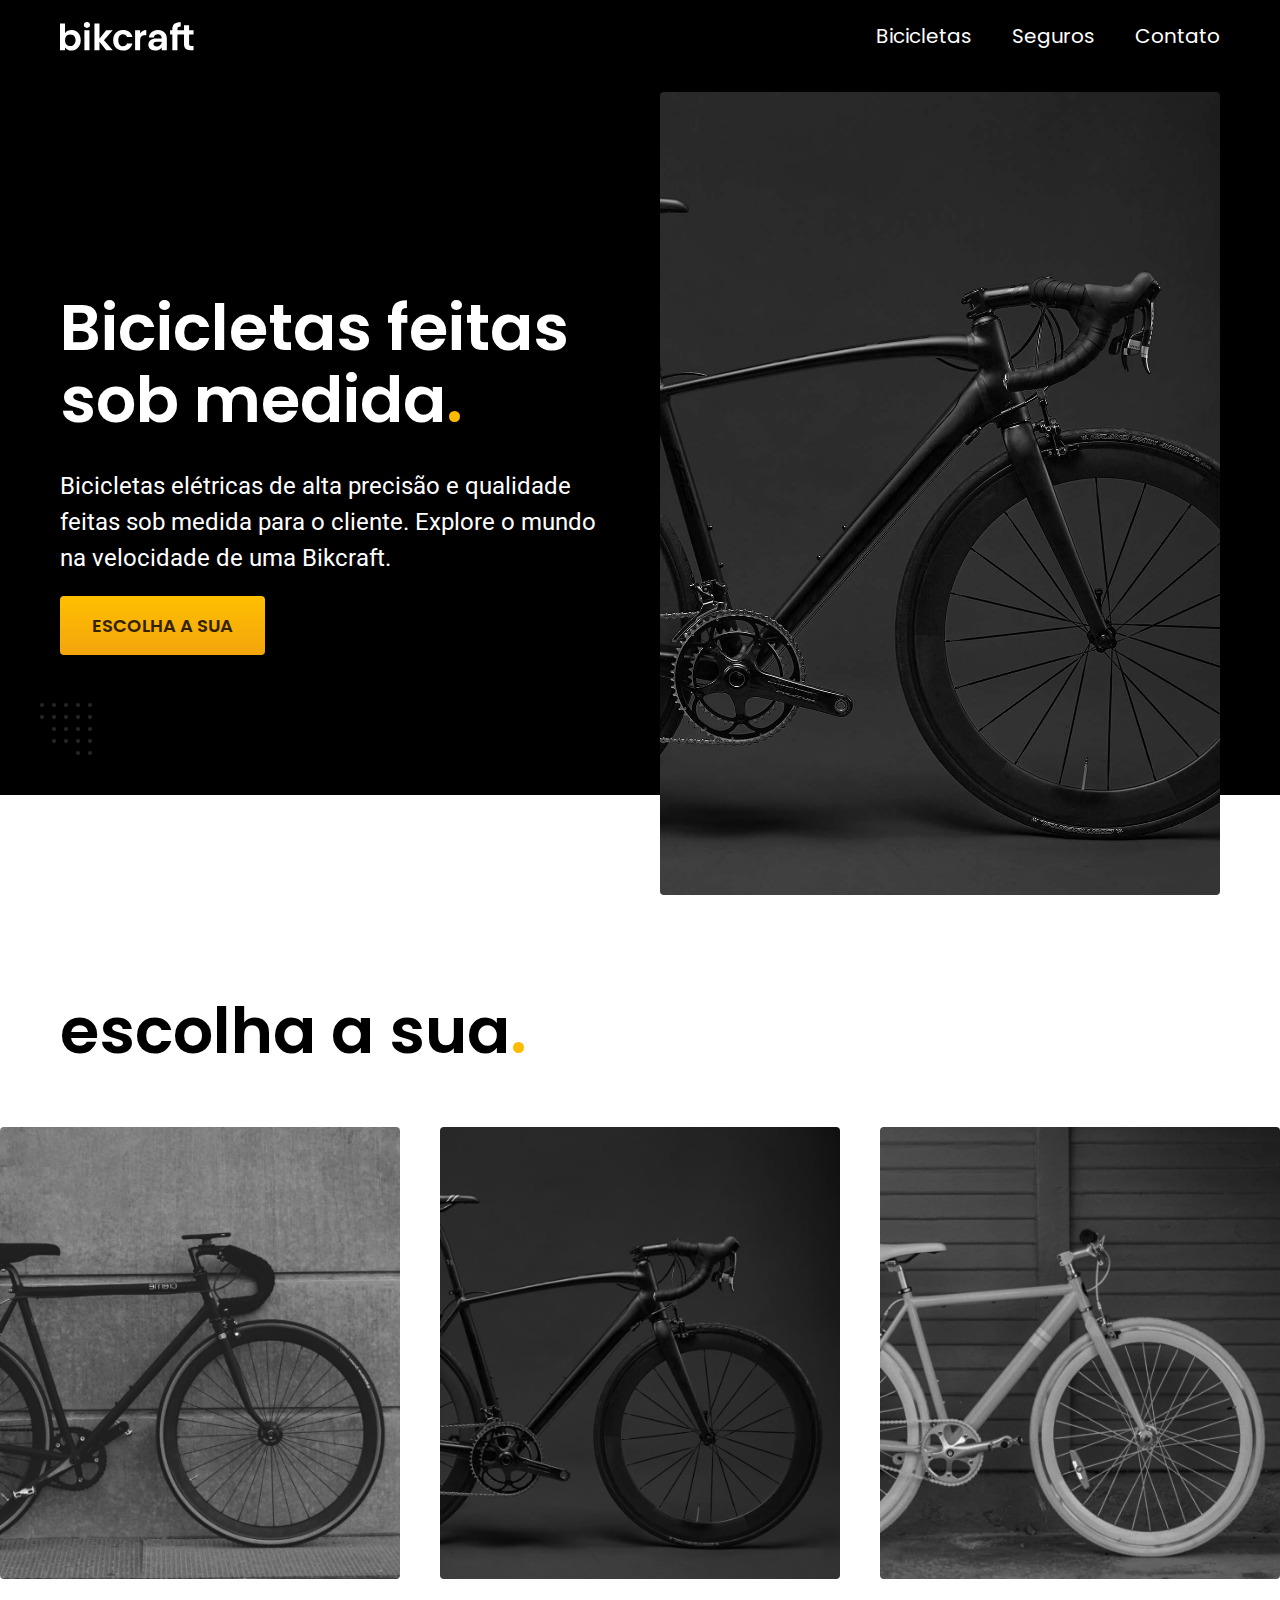
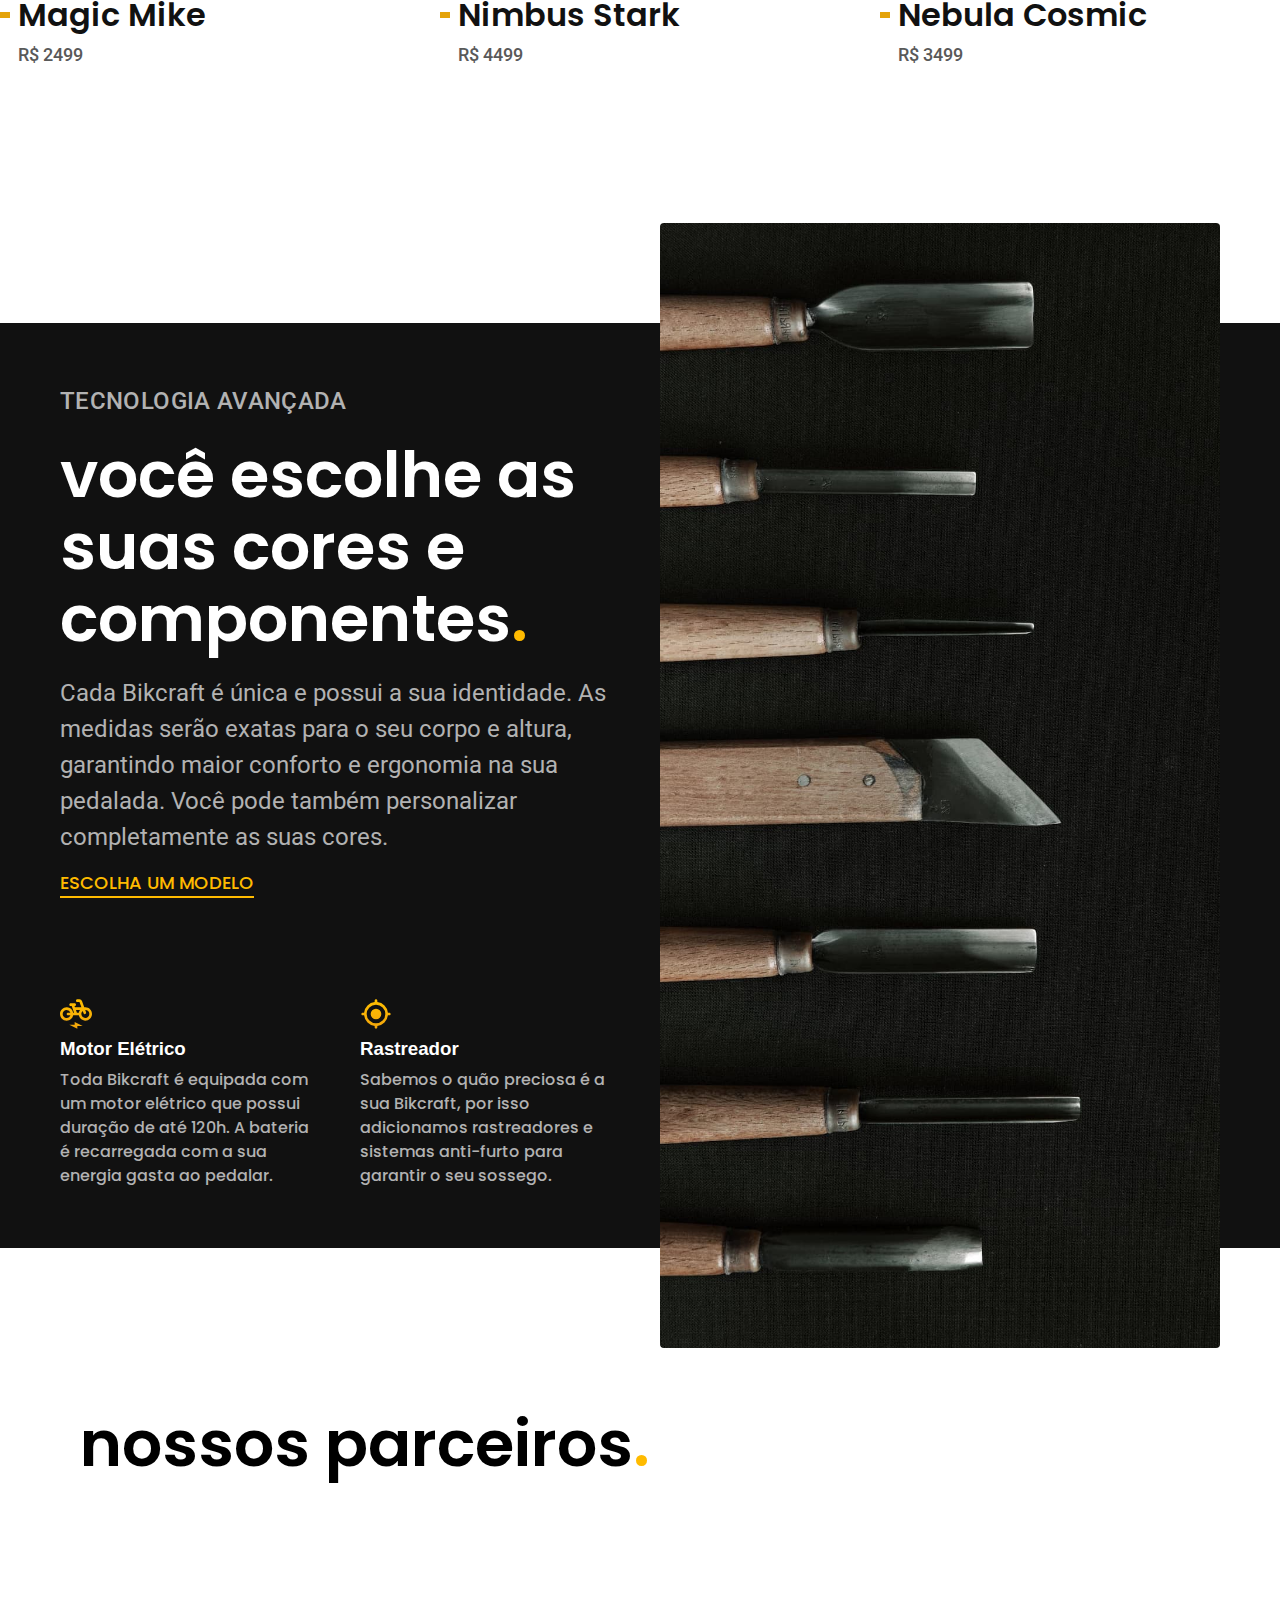
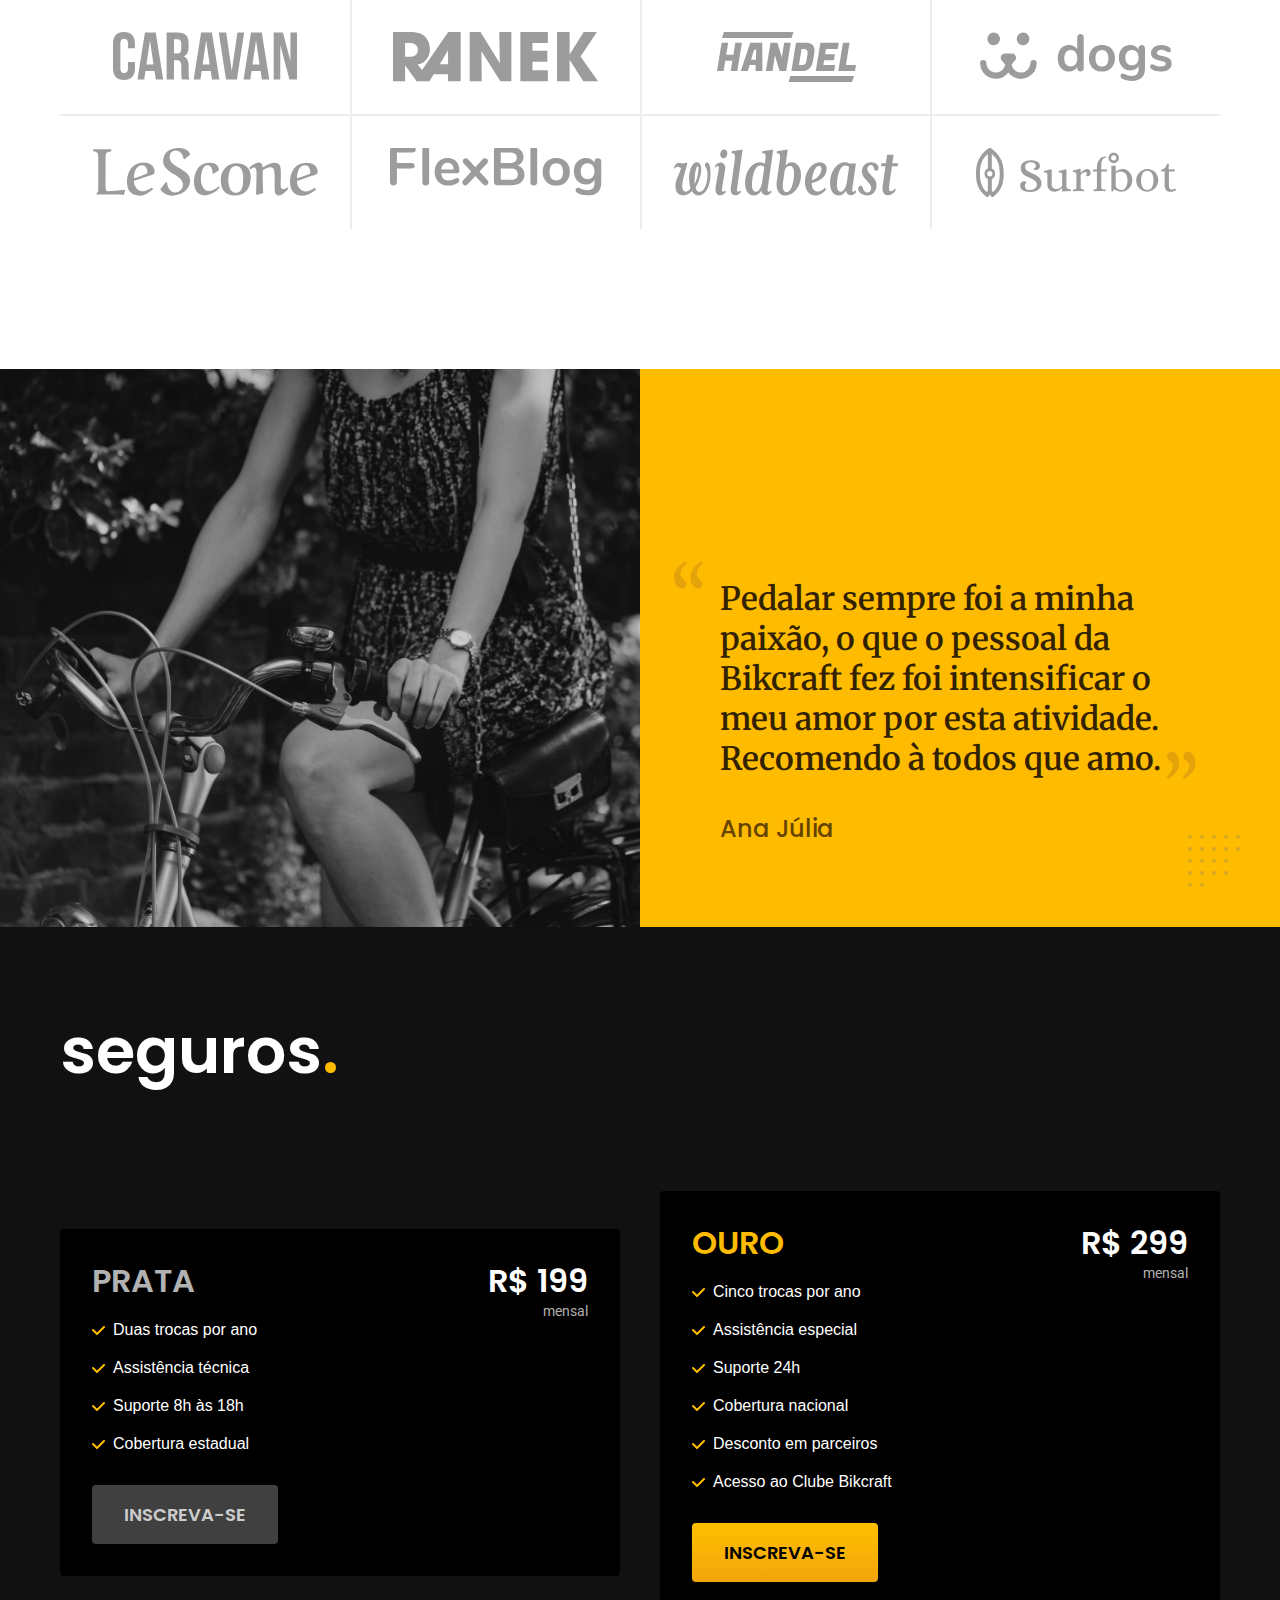
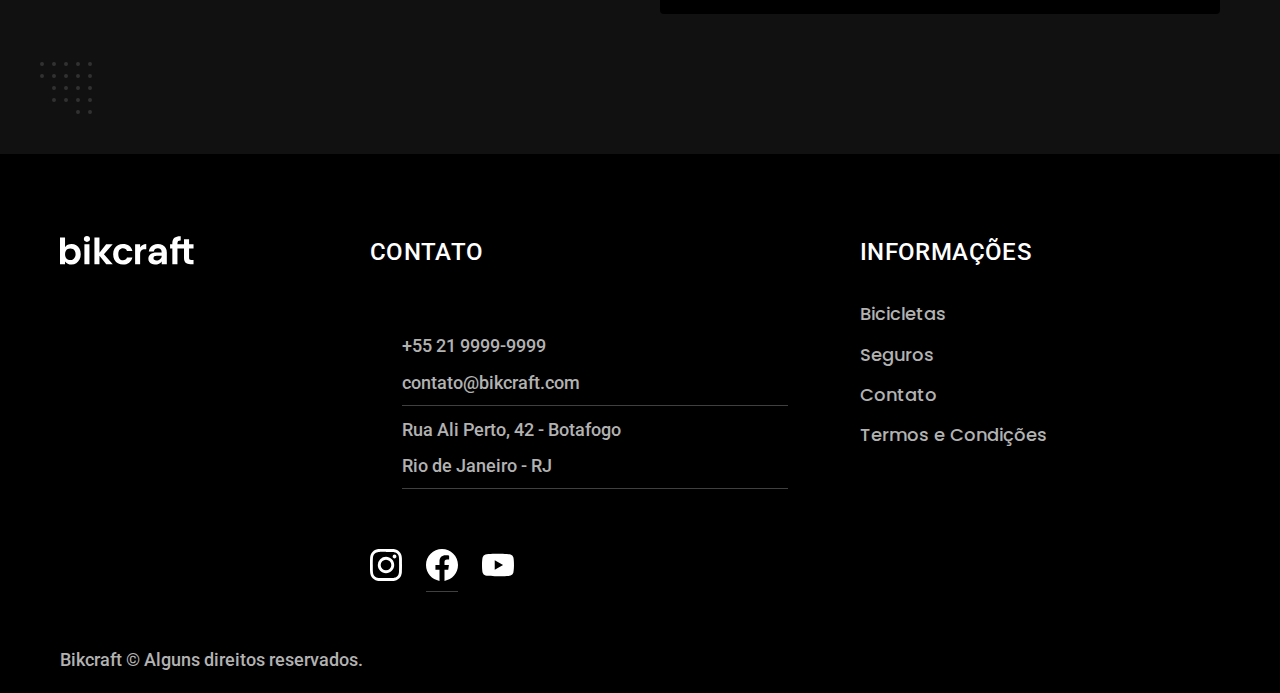
<file: index.html>
<!DOCTYPE html>
<html lang="pt-br">

<head>
  <meta charset="UTF-8">
  <meta name="viewport" content="width=device-width, initial-scale=1.0">

  <title>Bikcraft</title>
  <meta name="description"
    content="Bicicletas elétricas de alta precisão e qualidade feitas sob medida para o cliente. Explore o mundo na velocidade de uma Bikcraft.">

  <link rel="icon" href="./favicon.svg" type="image/svg+xml">
  <link rel="preload" href="./css/style.min.css" as="style">
  <link rel="stylesheet" href="./css/style.min.css">
  <script>document.documentElement.classList.add('js');</script>

  <link rel="preconnect" href="https://fonts.googleapis.com">
  <link rel="preconnect" href="https://fonts.gstatic.com" crossorigin>
  <link
    href="https://fonts.googleapis.com/css2?family=Poppins:wght@400;600&family=Roboto:wght@400;500&family=Merriweather:ital@1&display=swap"
    rel="stylesheet">
</head>

<body>
  <header class="header-general">

    <div class="header container">
      <a href="./">
        <img src="./img/bikcraft.svg" alt="Bikcraft">
      </a>

      <ul class="header-menu color-0">

        <li> <a href="./pages/bicicletas.html">Bicicletas </a></li>


        <li> <a href="./pages/seguros.html">Seguros </a></li>


        <li> <a href="./pages/contato.html">Contato</a></li>

      </ul>
    </div>
  </header>

  <main class="intro-general">
    <div class="intro container">
      <div class="intro-content">
        <h1 class="font-1-xxl fadeInDown" data-anime="200">Bicicletas feitas sob medida<span class="primary-1">.</span>
        </h1>
        <p class="font-2-l fadeInDown" data-anime="400">Bicicletas elétricas de alta precisão e qualidade feitas sob
          medida para o cliente. Explore
          o mundo na
          velocidade de uma Bikcraft.</p>
        <a class="botao primary-5 fadeInDown" data-anime="600" href="./pages/bicicletas.html">escolha a sua</a>
      </div>

      <picture class="fadeInDown" data-anime="800">

        <source media="(max-width:800px)" srcset="./img/bicicletas/nimbus.jpg" alt="bicicleta_preta">

        <img src="./img/fotos/introducao.jpg" alt="bicicleta_preta">
      </picture>

    </div>
  </main>

  <article class="bike-list">
    <h2 class="font-1-xxl container">escolha a sua<span class="primary-1">.</span></h2>

    <div>
      <ul class="bike-list-items">

        <li>
          <a href="./pages/magic.html">
            <img src="./img/bicicletas/magic-home.jpg" alt="Magic Mike">
            <h3 class="font-1-xl color-11">Magic Mike</h3>
            <span class="font-2-m color-8">R$ 2499</span>
          </a>
        </li>


        <li>
          <a href="./pages/nimbus.html">
            <img src="./img/bicicletas/nimbus-home.jpg" alt="Nimbus Stark">
            <h3 class="font-1-xl color-11">Nimbus Stark</h3>
            <span class="font-2-m color-8">R$ 4499</span>
          </a>
        </li>


        <li>
          <a href="./pages/nebula.html">
            <img src="./img/bicicletas/nebula-home.jpg" alt="Nebula Cosmic">
            <h3 class="font-1-xl color-11">Nebula Cosmic</h3>
            <span class="font-2-m color-8">R$ 3499</span>
          </a>
        </li>

      </ul>
    </div>
  </article>

  <article class="technology-bg">
    <div class="technology container">
      <div class="tech-content">
        <span class="font-2-l-b color-5">tecnologia avançada</span>
        <h2 class="font-1-xxl color-0">você escolhe as suas cores e componentes<span class="primary-1">.</span></h2>
        <p class="font-2-l color-5">Cada Bikcraft é única e possui a sua identidade. As medidas serão exatas para o seu
          corpo e altura, garantindo maior conforto e ergonomia na sua pedalada. Você pode também personalizar
          completamente as suas cores.</p>
        <a href="./pages/bicicletas.html"><span class="link font-1-m">escolha um modelo</span></a>

        <div class="tech-advantages">

          <div class="tech-advantages-item">
            <img src="./img/icones/eletrica.svg" alt="icone eletrica">
            <h3 class="color-0">Motor Elétrico</h3>
            <p class="font-1-s color-5">Toda Bikcraft é equipada com um motor elétrico que possui duração de até 120h. A
              bateria é recarregada com a sua energia gasta ao pedalar.</p>
          </div>

          <div class="tech-advantages-item">
            <img src="./img/icones/rastreador.svg" alt="ícone rastreador">
            <h3 class="color-0">Rastreador</h3>
            <p class="font-1-s color-5">Sabemos o quão preciosa é a sua Bikcraft, por isso adicionamos rastreadores e
              sistemas anti-furto para garantir o seu sossego.</p>
          </div>
        </div>
      </div>

      <div class="tech-img">
        <img src="./img/fotos/tecnologia.jpg" alt="imagem decorativa instrumentos craft">
      </div>

    </div>
  </article>

  <section class="parceiros-bg container" aria-label="Nossos Parceiros">


    <div class="parceiros-list">

      <h2 class="font-1-xxl container">nossos parceiros<span class="primary-1">.</span></h2>

      <ul class="parceiros-list-items">
        <li> <img src="./img/parceiros/caravan.svg" alt="Caravan"></li>
        <li> <img src="./img/parceiros/ranek.svg" alt="Ranek"></li>
        <li> <img src="./img/parceiros/handel.svg" alt="Handel"></li>
        <li> <img src="./img/parceiros/dogs.svg" alt="Dogs"></li>
        <li> <img src="./img/parceiros/lescone.svg" alt="LeScone"></li>
        <li> <img src="./img/parceiros/flexblog.svg" alt="FlexBlog"></li>
        <li> <img src="./img/parceiros/wildbeast.svg" alt="Wildbeast"></li>
        <li> <img src="./img/parceiros/surfbot.svg" alt="Surfbot"></li>
      </ul>
    </div>
    </div>
  </section>

  <section class="testemonial-bg" aria-label="Depoimento">
    <div class="testemonial">
      <div class="testemonial-img">
        <img src="./img/fotos/depoimento.jpg" alt="mulher pedalando uma Bikcraft">
      </div>

      <div class="testemonial-content">
        <blockquote>
          <p class="font-1-xl primary-5">Pedalar sempre foi a minha paixão, o que o pessoal da Bikcraft fez foi
            intensificar o meu amor por esta atividade. Recomendo à todos que amo.</p>
          <span class="primary-4 font-1-l ">Ana Júlia</span>
        </blockquote>
      </div>
    </div>
  </section>

  <article class="seguros-bg">
    <div class="seguros container">
      <h2 class="font-1-xxl color-0">seguros<span class="primary-1">.</span></h2>
      <div class="seguro-valor">
        <div class="seguros-valor-item">

          <h3 class="color-5 font-1-xl tipo">prata</h3>

          <div class="valor">
            <span class="preco color-0 font-1-xl">R$ 199 </span>
            <span class="periodo color-5 font-2-xs">mensal</span>
          </div>

          <ul class="color-0 vantagens">
            <li>Duas trocas por ano</li>
            <li>Assistência técnica</li>
            <li>Suporte 8h às 18h</li>
            <li>Cobertura estadual</li>
          </ul>

          <a href="./pages/orcamento.html?tipo=seguro&produto=prata" class="botao inscrever fosco">inscreva-se</a>
        </div>

        <div class="seguros-valor-item">

          <h3 class="primary-1 font-1-xl tipo">ouro</h3>

          <div class="valor">
            <span class="preco color-0 font-1-xl">R$ 299 </span>
            <span class="periodo color-5 font-2-xs">mensal</span>
          </div>

          <ul class="color-0 vantagens">
            <li>Cinco trocas por ano</li>
            <li>Assistência especial</li>
            <li>Suporte 24h</li>
            <li>Cobertura nacional</li>
            <li>Desconto em parceiros</li>
            <li>Acesso ao Clube Bikcraft</li>
          </ul>

          <a href="./pages/orcamento.html?tipo=seguro&produto=ouro" class="botao inscrever">inscreva-se</a>
        </div>
      </div>
    </div>
  </article>

  <footer class="footer-bg">

    <div class="container footer">
      <a href="./">
        <img src="./img/bikcraft.svg" alt="marca Bikcraft">
      </a>

      <div class="color-0 contato-geral">
        <h3 class="font-2-l-b color-0">contato</h3>


        <ul class="color-5 font-2-m contato">


          <li> <a href="tel:+552199999999">+55 21 9999-9999</a></li>


          <li><a href="mailto:contato@bikcraft.com">contato@bikcraft.com</a></li>


          <li> <a href="/">Rua Ali Perto, 42 - Botafogo</a></li>


          <li class="decor"><a href="/">Rio de Janeiro - RJ</a></li>

        </ul>

        <ul class="medias">
          <li><a href="/"><img src="./img/redes/instagram.svg" alt="ícone instagram"></a></li>
          <li> <a href="/"><img src="./img/redes/facebook.svg" alt="ícone facebook"> </a></li>
          <li> <a href="/"><img src="./img/redes/youtube.svg" alt="ícone youtube"></a></li>
        </ul>

      </div>

      <div class="info">
        <h3 class="color-0 font-2-l-b ">informações</h3>

        <ul class="color-5 font-1-m">
          <li> <a href="./pages/bicicletas.html">Bicicletas</a></li>
          <li><a href="./pages/seguros.html">Seguros </a></li>
          <li><a href="./pages/contato.html">Contato </a></li>
          <li><a target="_blank" href="./pages/termos.html">Termos e Condições </a></li>
        </ul>

      </div>
    </div>
    <p class="color-5 font-2-m container copy">Bikcraft © Alguns direitos reservados.</p>
  </footer>

  <script src="./js/simple-anime.js"></script>
  <script src="./js/script.js"></script>
</body>

</html>
</file>
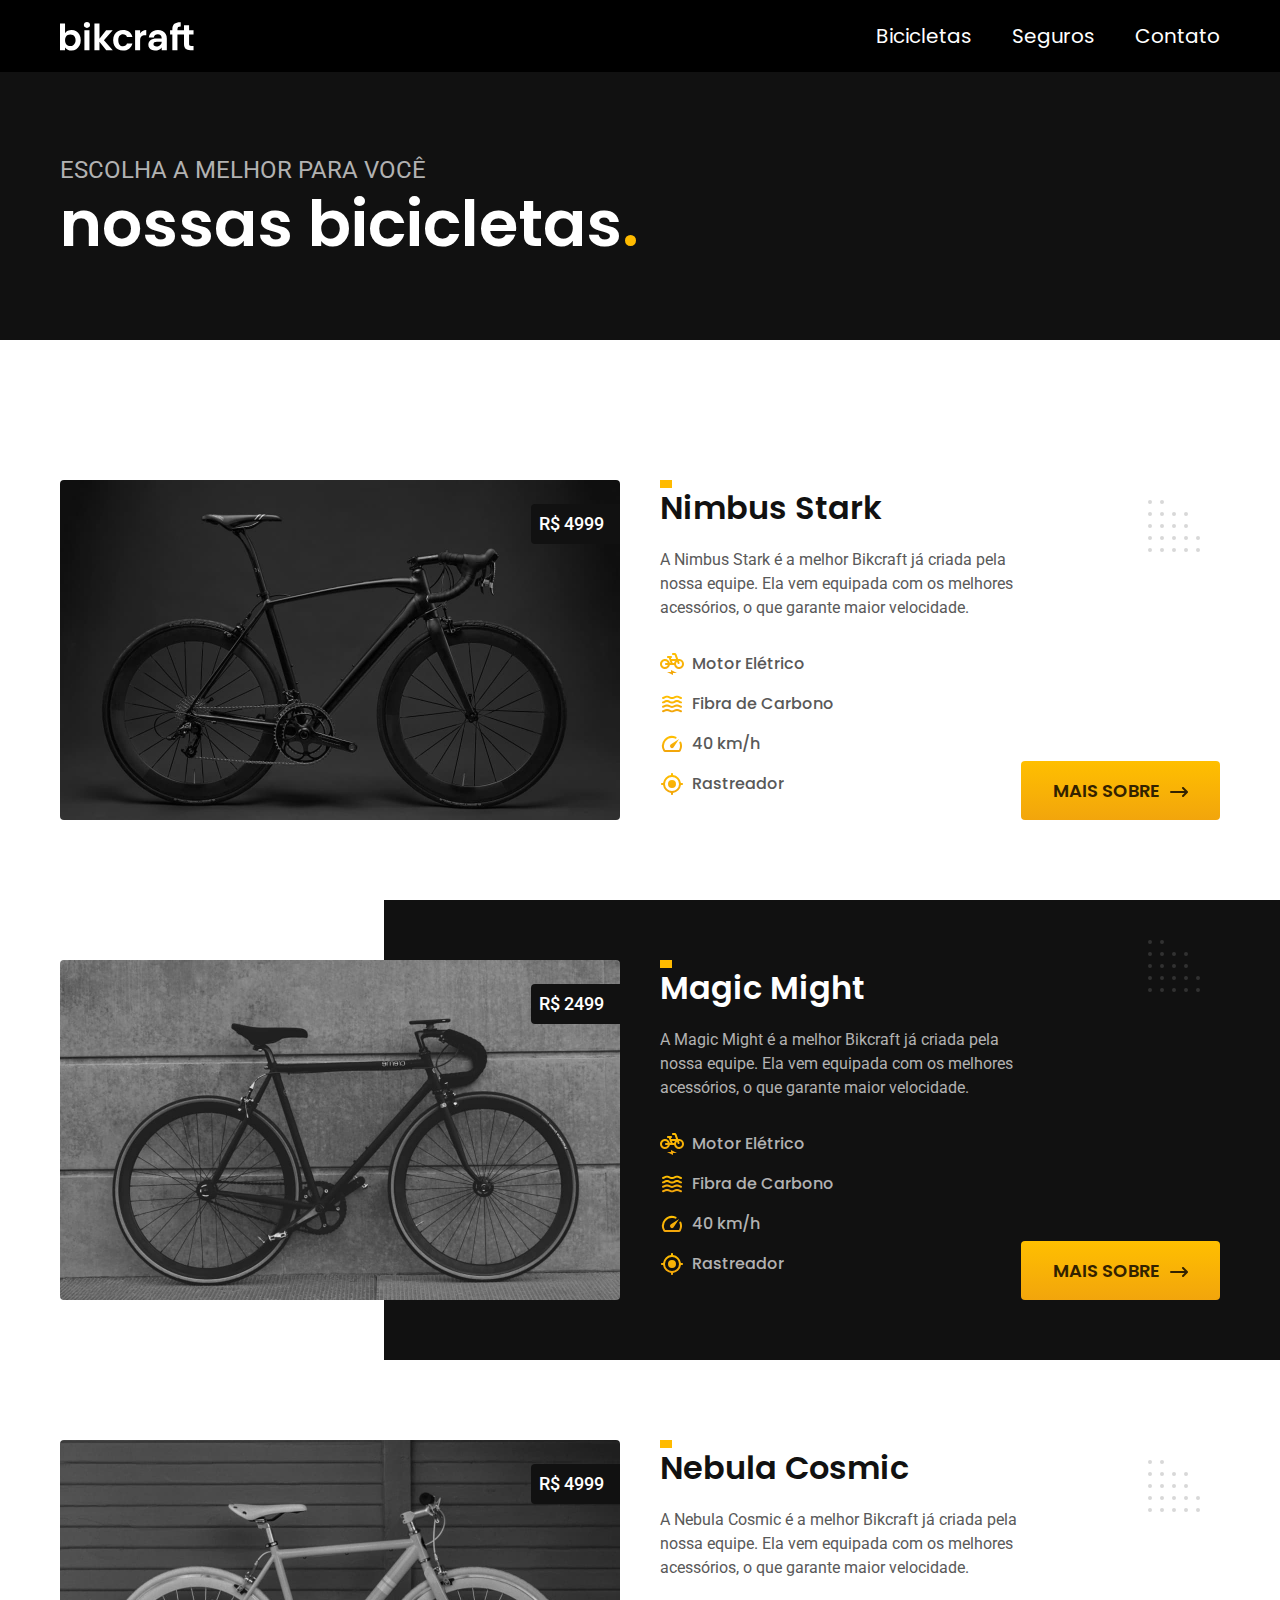
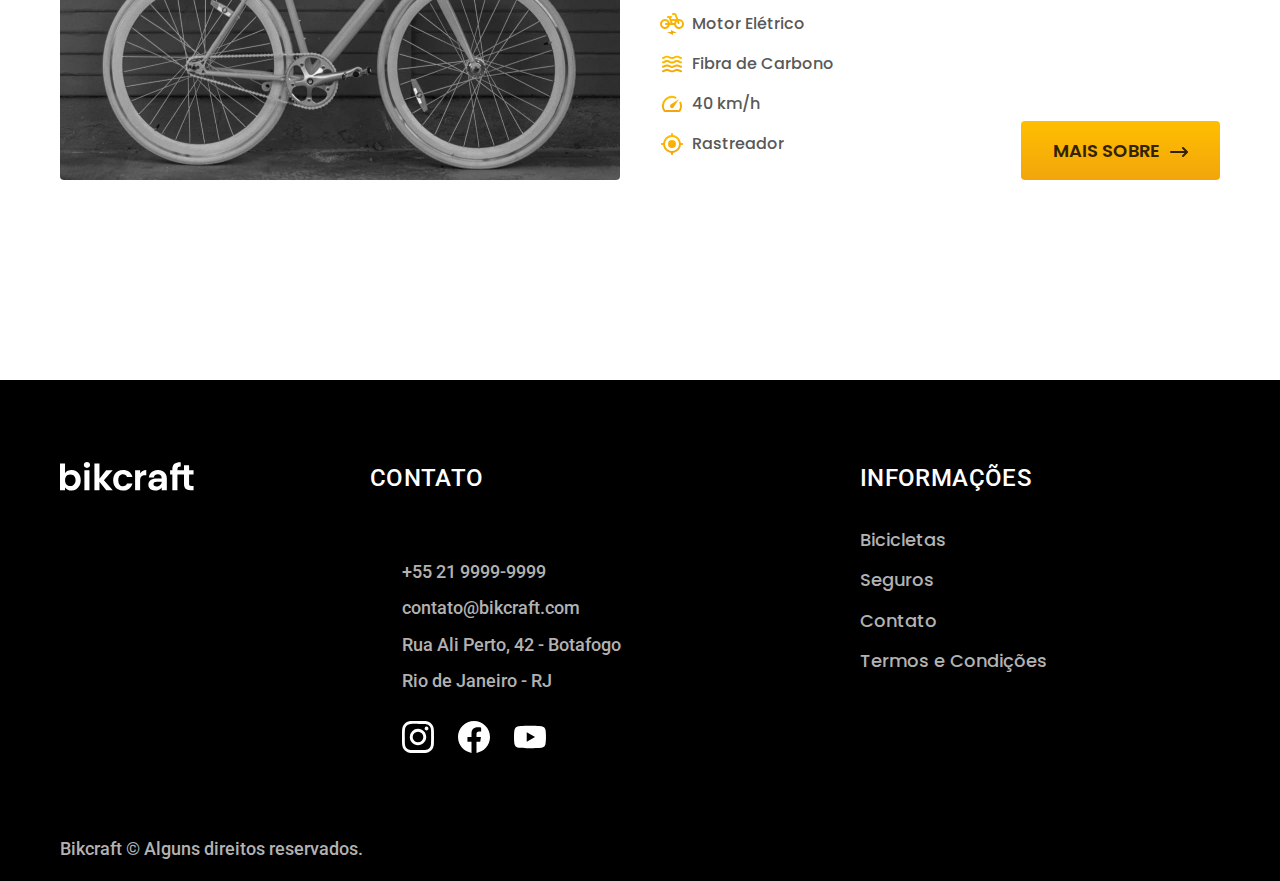
<file: bicicletas.html>
<!DOCTYPE html>
<html lang="pt-br">

<head>
  <meta charset="UTF-8">
  <meta name="viewport" content="width=device-width, initial-scale=1.0">

  <title>Bikcraft - Modelos</title>
  <meta name="description" content="Conheça os modelos das bicicletas Bikcraft">

  <link rel="stylesheet" href="./css/style.css">

  <link rel="preconnect" href="https://fonts.googleapis.com">
  <link rel="preconnect" href="https://fonts.gstatic.com" crossorigin>
  <link
    href="https://fonts.googleapis.com/css2?family=Poppins:wght@400;600&family=Roboto:wght@400;500&family=Merriweather:ital@1&display=swap"
    rel="stylesheet">

</head>

<body id="bicicletas">
  <header class="header-general">

    <div class="header container">
      <a href="./">
        <img src="./img/bikcraft.svg" alt="Bikcraft">
      </a>

      <ul class="header-menu color-0">
        <a href="">
          <li>Bicicletas</li>
        </a>
        <a href="">
          <li>Seguros</li>
        </a>
        <a href="">
          <li>Contato</li>
        </a>
      </ul>
    </div>
  </header>

  <div class="titulo-bg">
    <div class="titulo container">
      <span class="sub-titulo font-2-l color-5">
       escolha a melhor para você
      </span>
      <h2 class="font-1-xxl color-0">nossas bicicletas<span class="primary-1">.</span></h2>
    </div>
  </div>
 <main class="bike-item-general">
  <div class="bike-item-bg">
  <div class="bike-item container">
    <div class="bike-item-img">
      <img src="./img/bicicletas/nimbus.jpg" alt="black bike">
    <span class="font-2-m color-0">R$ 4999</span>
    </div>
 
    
    <div class="bike-item-info">
      <div class="bike-item-info-content">
      <h3 class="font-1-xl color-11">Nimbus Stark</h3>
      <p class="font-2-s color-8">A Nimbus Stark é a melhor Bikcraft já criada pela nossa equipe. Ela vem equipada com os melhores acessórios, o que garante maior velocidade.</p>
      <ul class="font-1-s color-8">
        <li>
          <img src="./img/icones/eletrica.svg" alt="">
          <span>Motor Elétrico</span>
        </li>
        <li>
          <img src="./img/icones/carbono.svg" alt="">
          <span>Fibra de Carbono</span>
        </li>
        <li>
          <img src="./img/icones/velocidade.svg" alt="">
          <span>40 km/h</span>
        </li>
        <li>
          <img src="./img/icones/rastreador.svg" alt="">
          <span>Rastreador</span>
        </li>
      </ul>
    </div>
    <a href="" class="botao"><span class="primary-5">mais sobre</span></a>
  </div>
  </div>



<div class="bike-item-bg-black">
  <div class="bike-item container">
    <div class="bike-item-img">
      <img src="./img/bicicletas/magic.jpg" alt="magic bike">
    <span class="font-2-m color-0">R$ 2499</span>
    </div>
 
    
    <div class="bike-item-info ">
      <div class="bike-item-info-content">
      <h3 class="font-1-xl color-0">Magic Might</h3>
      <p class="font-2-s color-5">A Magic Might é a melhor Bikcraft já criada pela nossa equipe. Ela vem equipada com os melhores acessórios, o que garante maior velocidade.</p>
      <ul class="font-1-s color-5">
        <li>
          <img src="./img/icones/eletrica.svg" alt="">
          <span>Motor Elétrico</span>
        </li>
        <li>
          <img src="./img/icones/carbono.svg" alt="">
          <span>Fibra de Carbono</span>
        </li>
        <li>
          <img src="./img/icones/velocidade.svg" alt="">
          <span>40 km/h</span>
        </li>
        <li>
          <img src="./img/icones/rastreador.svg" alt="">
          <span>Rastreador</span>
        </li>
      </ul>
    </div>
    <a href="" class="botao"><span class="primary-5">mais sobre</span></a>
  </div>
  </div>
</div>

<div class="bike-item container">
  <div class="bike-item-img">
    <img src="./img/bicicletas/nebula.jpg" alt="black bike">
  <span class="font-2-m color-0">R$ 4999</span>
  </div>

  
  <div class="bike-item-info">
    <div class="bike-item-info-content">
    <h3 class="font-1-xl color-11">Nebula Cosmic</h3>
    <p class="font-2-s color-8">A Nebula Cosmic é a melhor Bikcraft já criada pela nossa equipe. Ela vem equipada com os melhores acessórios, o que garante maior velocidade.</p>
    <ul class="font-1-s color-8">
      <li>
        <img src="./img/icones/eletrica.svg" alt="">
        <span>Motor Elétrico</span>
      </li>
      <li>
        <img src="./img/icones/carbono.svg" alt="">
        <span>Fibra de Carbono</span>
      </li>
      <li>
        <img src="./img/icones/velocidade.svg" alt="">
        <span>40 km/h</span>
      </li>
      <li>
        <img src="./img/icones/rastreador.svg" alt="">
        <span>Rastreador</span>
      </li>
    </ul>
  </div>
  <a href="" class="botao"><span class="primary-5">mais sobre</span></a>
</div>
</div>
</div>
 </main>


  <footer class="footer-bg">

    <div class="container footer">
      <img src="./img/bikcraft.svg" alt="marca Bikcraft">

      <div class="color-0 contato-geral">
        <h3 class="font-2-l-b color-0">contato</h3>

        <ul class="color-5 font-2-m contato">
          <a href="tel:+552199999999">
            <li>+55 21 9999-9999</li>
          </a>
          <a href="mailto:contato@bikcraft.com">
            <li>contato@bikcraft.com</li>
          </a>
          <a href="/">
            <li>Rua Ali Perto, 42 - Botafogo</li>
          </a>
          <a href="/">
            <li>Rio de Janeiro - RJ</li>
          </a>

          <div class="medias">
            <a href="/">
              <li><img src="./img/redes/instagram.svg" alt=""></li>
            </a>

            <a href="/">
              <li><img src="./img/redes/facebook.svg" alt=""></li>
            </a>

            <a href="/">
              <li><img src="./img/redes/youtube.svg" alt=""></li>
            </a>
          </div>
        </ul>
      </div>

      <div class="info">
        <h3 class="color-0 font-2-l-b ">informações</h3>

        <ul class="color-5 font-1-m">
          <a href="">
            <li>Bicicletas</li>
          </a>
          <a href="">
            <li>Seguros</li>
          </a>
          <a href="">
            <li>Contato</li>
          </a>
          <a href="">
            <li>Termos e Condições</li>
          </a>
        </ul>

      </div>
    </div>
    <p class="color-5 font-2-m container copy">Bikcraft © Alguns direitos reservados.</p>
  </footer>
</body>

</html>
</file>
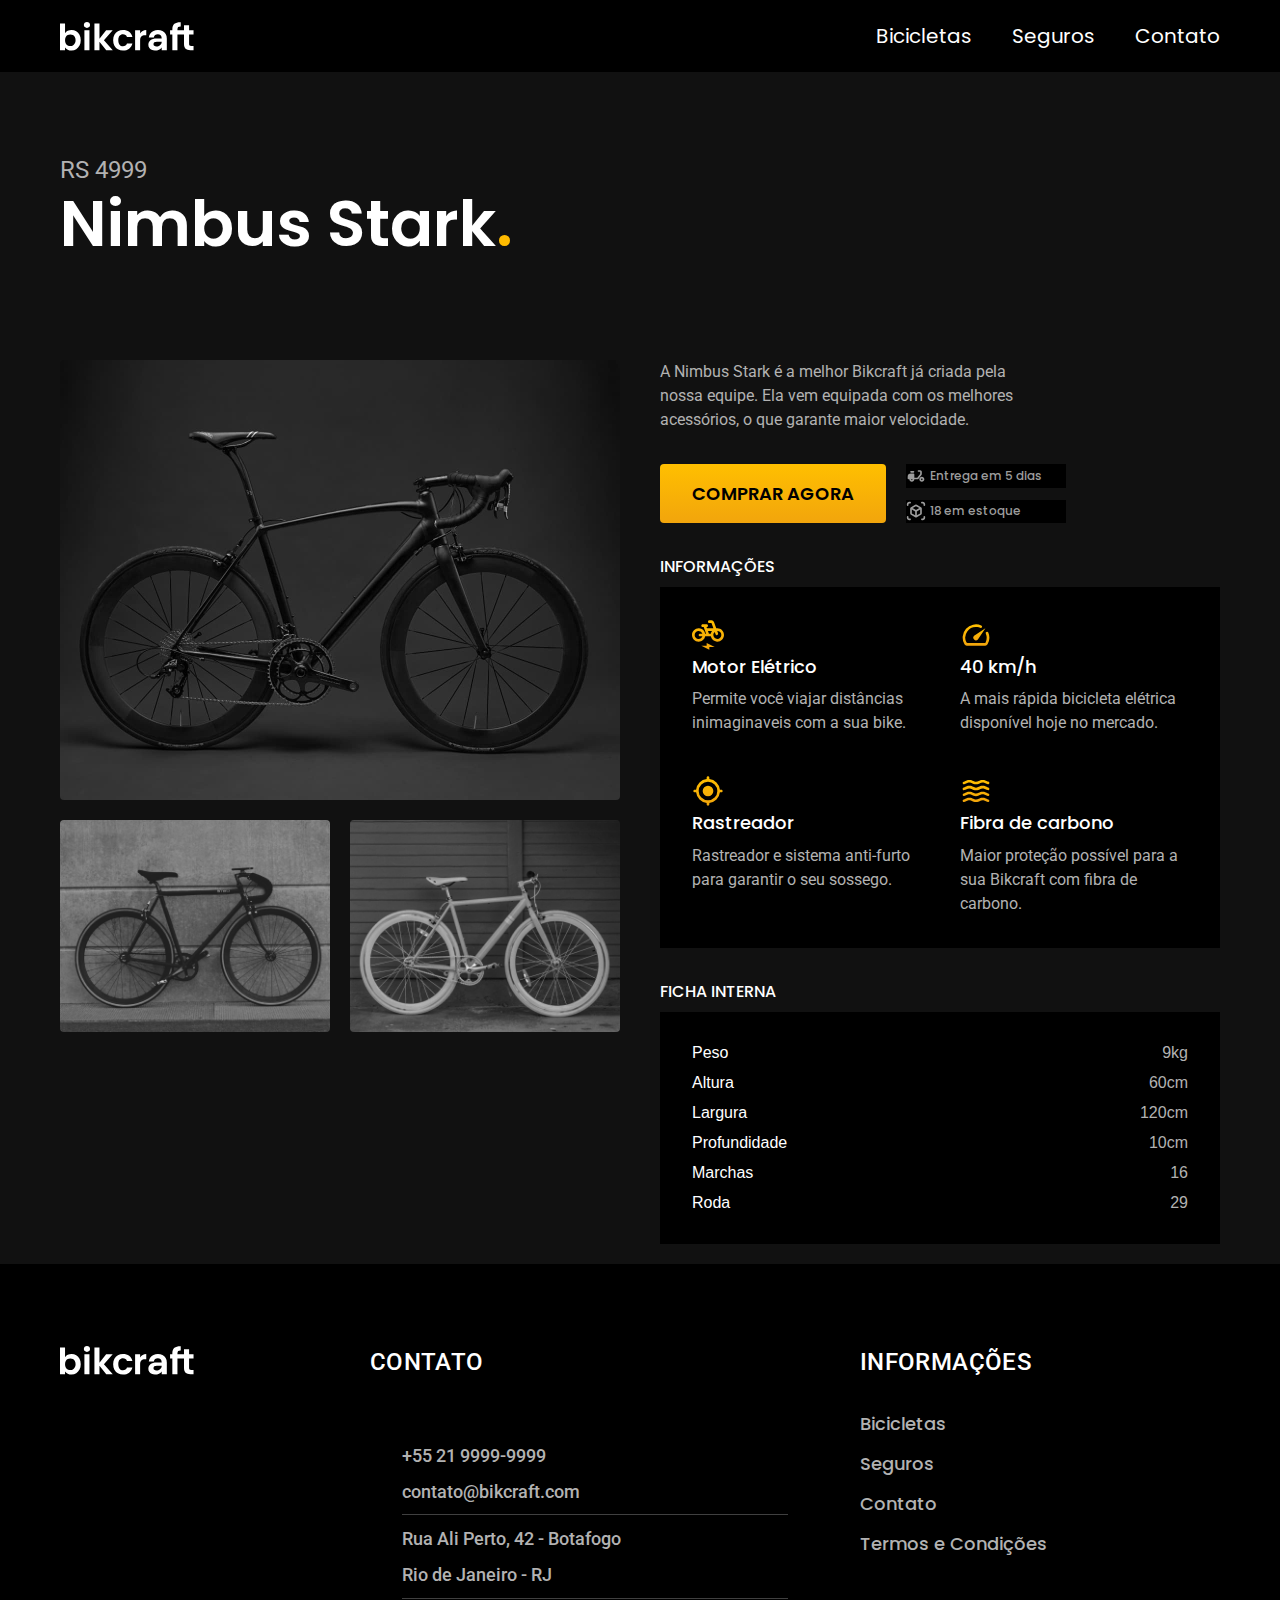
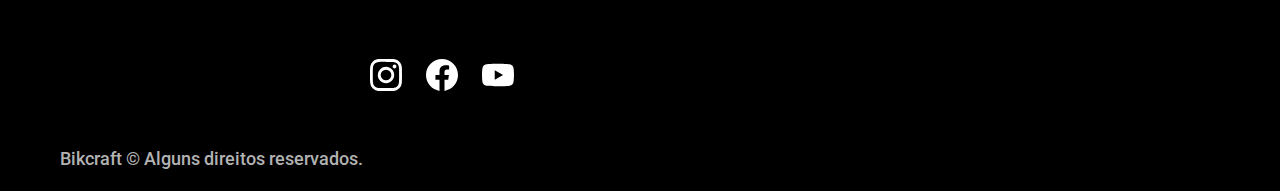
<file: bike-interna.html>
<!DOCTYPE html>
<html lang="pt-br">

<head>
  <meta charset="UTF-8">
  <meta name="viewport" content="width=device-width, initial-scale=1.0">

  <title>Bikcraft - Nimbus Stark</title>
  <meta name="description"
    content="Bicicletas elétricas de alta precisão e qualidade feitas sob medida para o cliente. Explore o mundo na velocidade de uma Bikcraft.">

  <link rel="stylesheet" href="./css/style.css">

  <link rel="preconnect" href="https://fonts.googleapis.com">
  <link rel="preconnect" href="https://fonts.gstatic.com" crossorigin>
  <link
    href="https://fonts.googleapis.com/css2?family=Poppins:wght@400;600&family=Roboto:wght@400;500&family=Merriweather:ital@1&display=swap"
    rel="stylesheet">

</head>

<body>
  <header class="header-general">

    <div class="header container">
      <a href="./">
        <img src="./img/bikcraft.svg" alt="Bikcraft">
      </a>

      <ul class="header-menu color-0">
        <a href="">
          <li>Bicicletas</li>
        </a>
        <a href="">
          <li>Seguros</li>
        </a>
        <a href="">
          <li>Contato</li>
        </a>
      </ul>
    </div>
  </header> 
  
  <main id="bike-interna" class="bike-interna-bg">

    <div class="titulo-bg">
      <div class="titulo container">
        <span class="sub-titulo font-2-l color-5">
          RS 4999
        </span>
        <h2 class="font-1-xxl color-0">Nimbus Stark<span class="primary-1">.</span></h2>
      </div>
    </div>

    <div class="bike-interna container">
    <div class="bike-interna_img">
      <img src="./img/bicicleta/nimbus1.jpg" alt="">
      <img src="./img/bicicleta/nimbus2.jpg" alt="">
      <img src="./img/bicicleta/nimbus3.jpg" alt="">
    </div>

    <div class="bike-interna_content">
      <div class="bike-interna_content_item">
      <p class="color-5 font-2-s bike-interna_content_p1">A Nimbus Stark é a melhor Bikcraft já criada pela nossa equipe. Ela vem equipada com os melhores acessórios, o que garante maior velocidade.</p>
      <div class="bike-interna_extra">
        <div>
      <a href="" class="botao">comprar agora</a>
    </div>
      <div class="extra">
        <div>
        <img src="./img/icones/entrega.svg" alt="">
        <span class="color-6 font-1-xs">Entrega em 5 dias</span>
      </div>
      <div>
        <img src="./img/icones/estoque.svg" alt="">
        <span class="color-6 font-1-xs">18 em estoque</span>
      </div>

    </div>
    </div>
  </div>

    <div class="bike-interna_info-general">

      <div class="bike-interna_info">
        <h3 class="font-1-s color-0">informações</h3>
      <div class="bike-interna_info_txt-general">
        <div class="bike-interna_info_txt">
        <img src="./img/icones/eletrica.svg" alt="">
        <h4 class="color-0 font-1-m">Motor Elétrico</h4>
        <p class="color-5 font-2-s">Permite você viajar distâncias inimaginaveis com a sua bike.</p>
      </div>

      <div class="bike-interna_info_txt">
        <img src="./img/icones/velocidade.svg" alt="">
        <h4 class="color-0 font-1-m">40 km/h</h4>
        <p class="color-5 font-2-s">A mais rápida bicicleta elétrica disponível hoje no mercado.</p>
      </div>

      <div class="bike-interna_info_txt">
        <img src="./img/icones/rastreador.svg" alt="">
        <h4 class="color-0 font-1-m">Rastreador</h4>
        <p class="color-5 font-2-s">Rastreador e sistema anti-furto para garantir o seu sossego.</p>
      </div>

      <div class="bike-interna_info_txt">
        <img src="./img/icones/carbono.svg" alt="">
        <h4 class="color-0 font-1-m">Fibra de carbono</h4>
        <p class="color-5 font-2-s">Maior proteção possível para a sua Bikcraft com fibra de carbono.</p>
      </div>
    </div>
  </div>
    </div>

    <div class="bike-interna_ficha-general">
      <h3 class="font-1-s color-0">Ficha interna</h3>
      <div class="bike-interna_ficha">
      <p>Peso <span>9kg</span></p>
      <p>Altura <span>60cm</span></p>
      <p>Largura <span>120cm</span></p>
      <p>Profundidade <span>10cm</span></p>
      <p>Marchas <span>16</span></p>
      <p>Roda <span>29</span></p>
    </div>
    </div>
    </div>
  </div>
  </main>
  
  
  
  <footer class="footer-bg">

    <div class="container footer">
      <img src="./img/bikcraft.svg" alt="marca Bikcraft">

      <div class="color-0 contato-geral">
        <h3 class="font-2-l-b color-0">contato</h3>

        
        <ul class="color-5 font-2-m contato">

         
            <li> <a href="tel:+552199999999">+55 21 9999-9999</a></li>
          
          
            <li ><a href="mailto:contato@bikcraft.com">contato@bikcraft.com</a></li>
          
         
            <li> <a href="/">Rua Ali Perto, 42 - Botafogo</a></li>
          
          
            <li class="decor"><a href="/">Rio de Janeiro - RJ</a></li>
          
          </ul>

          <ul class="medias">
            <a href="/">
              <li><img src="./img/redes/instagram.svg" alt=""></li>
            </a>

            <a href="/">
              <li><img src="./img/redes/facebook.svg" alt=""></li>
            </a>

            <a href="/">
              <li><img src="./img/redes/youtube.svg" alt=""></li>
            </a>
          </ul>
       
      </div>

      <div class="info">
        <h3 class="color-0 font-2-l-b ">informações</h3>

        <ul class="color-5 font-1-m">
          <a href="">
            <li>Bicicletas</li>
          </a>
          <a href="">
            <li>Seguros</li>
          </a>
          <a href="">
            <li>Contato</li>
          </a>
          <a  target="_blank" href="./termos.html">
            <li>Termos e Condições</li>
          </a>
        </ul>
    
      </div>
    </div>
    <p class="color-5 font-2-m container copy">Bikcraft © Alguns direitos reservados.</p>
  </footer>
</body>

</html>
</file>
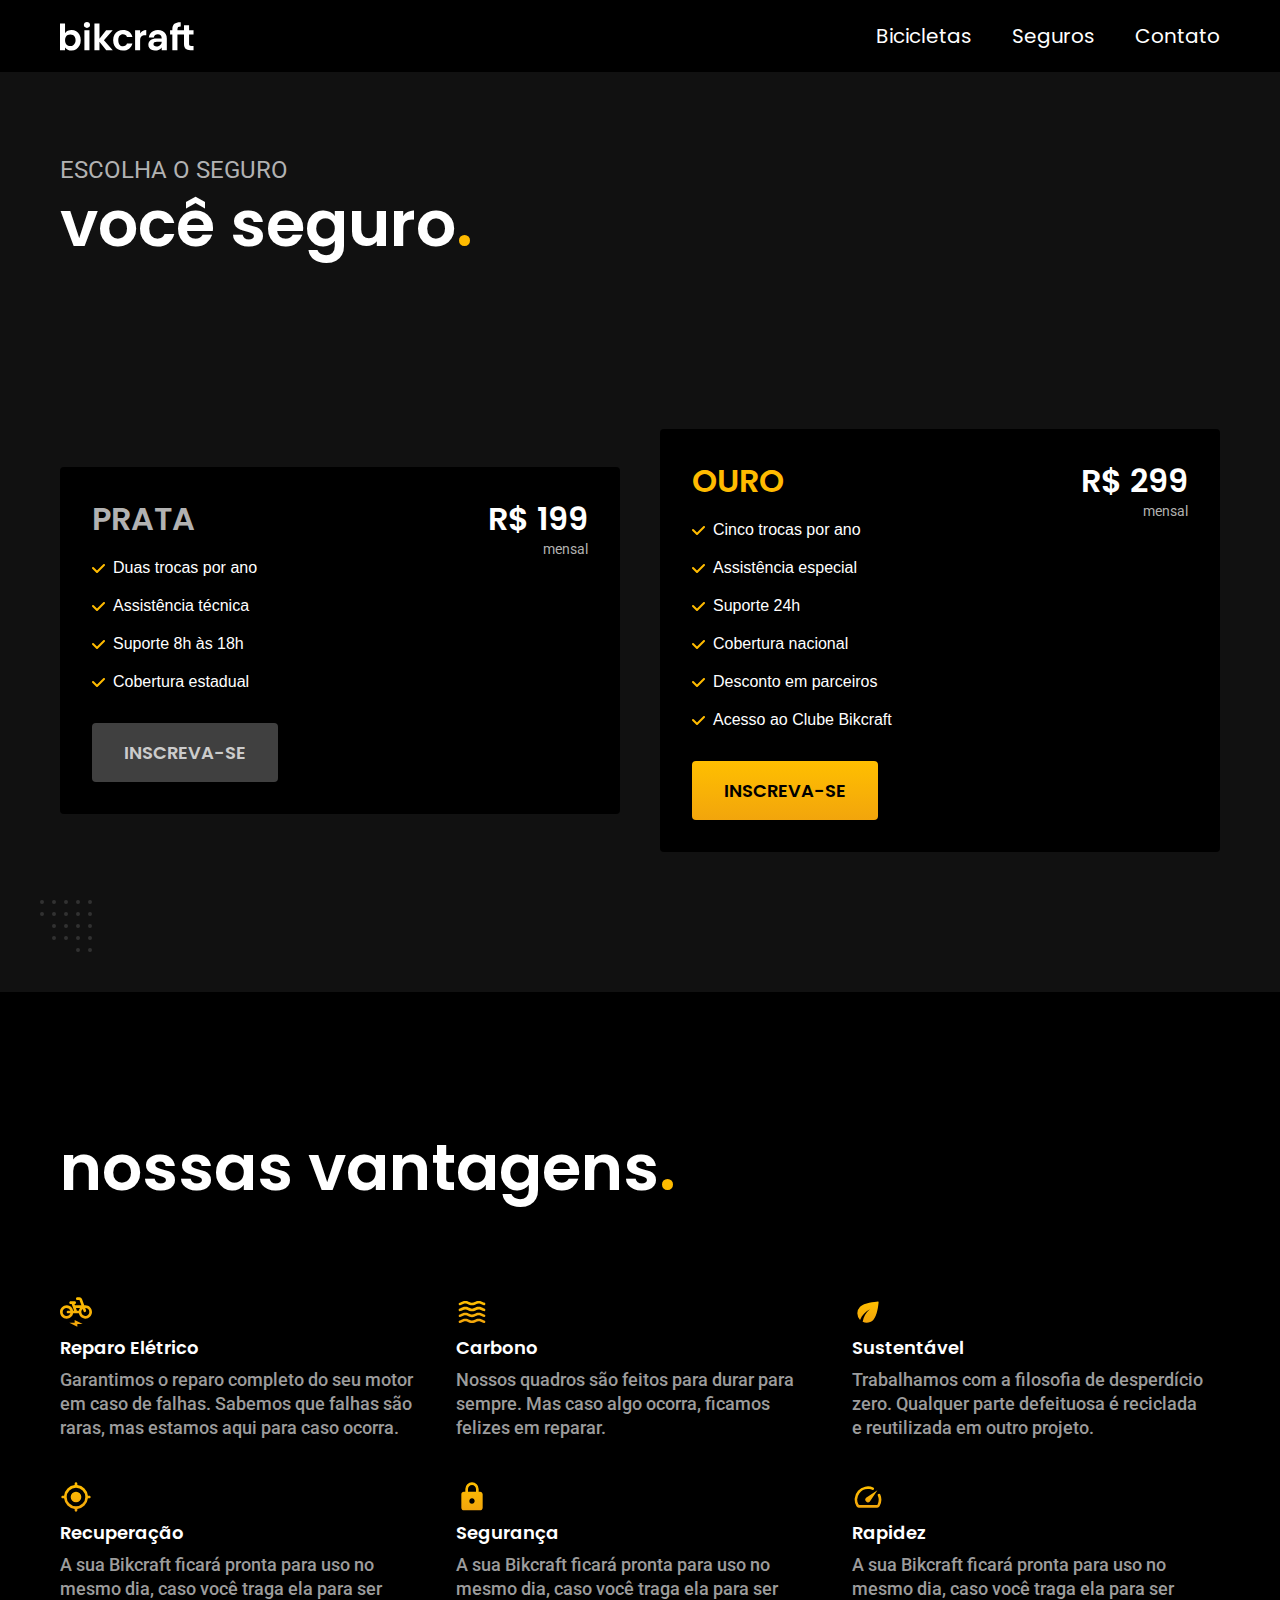
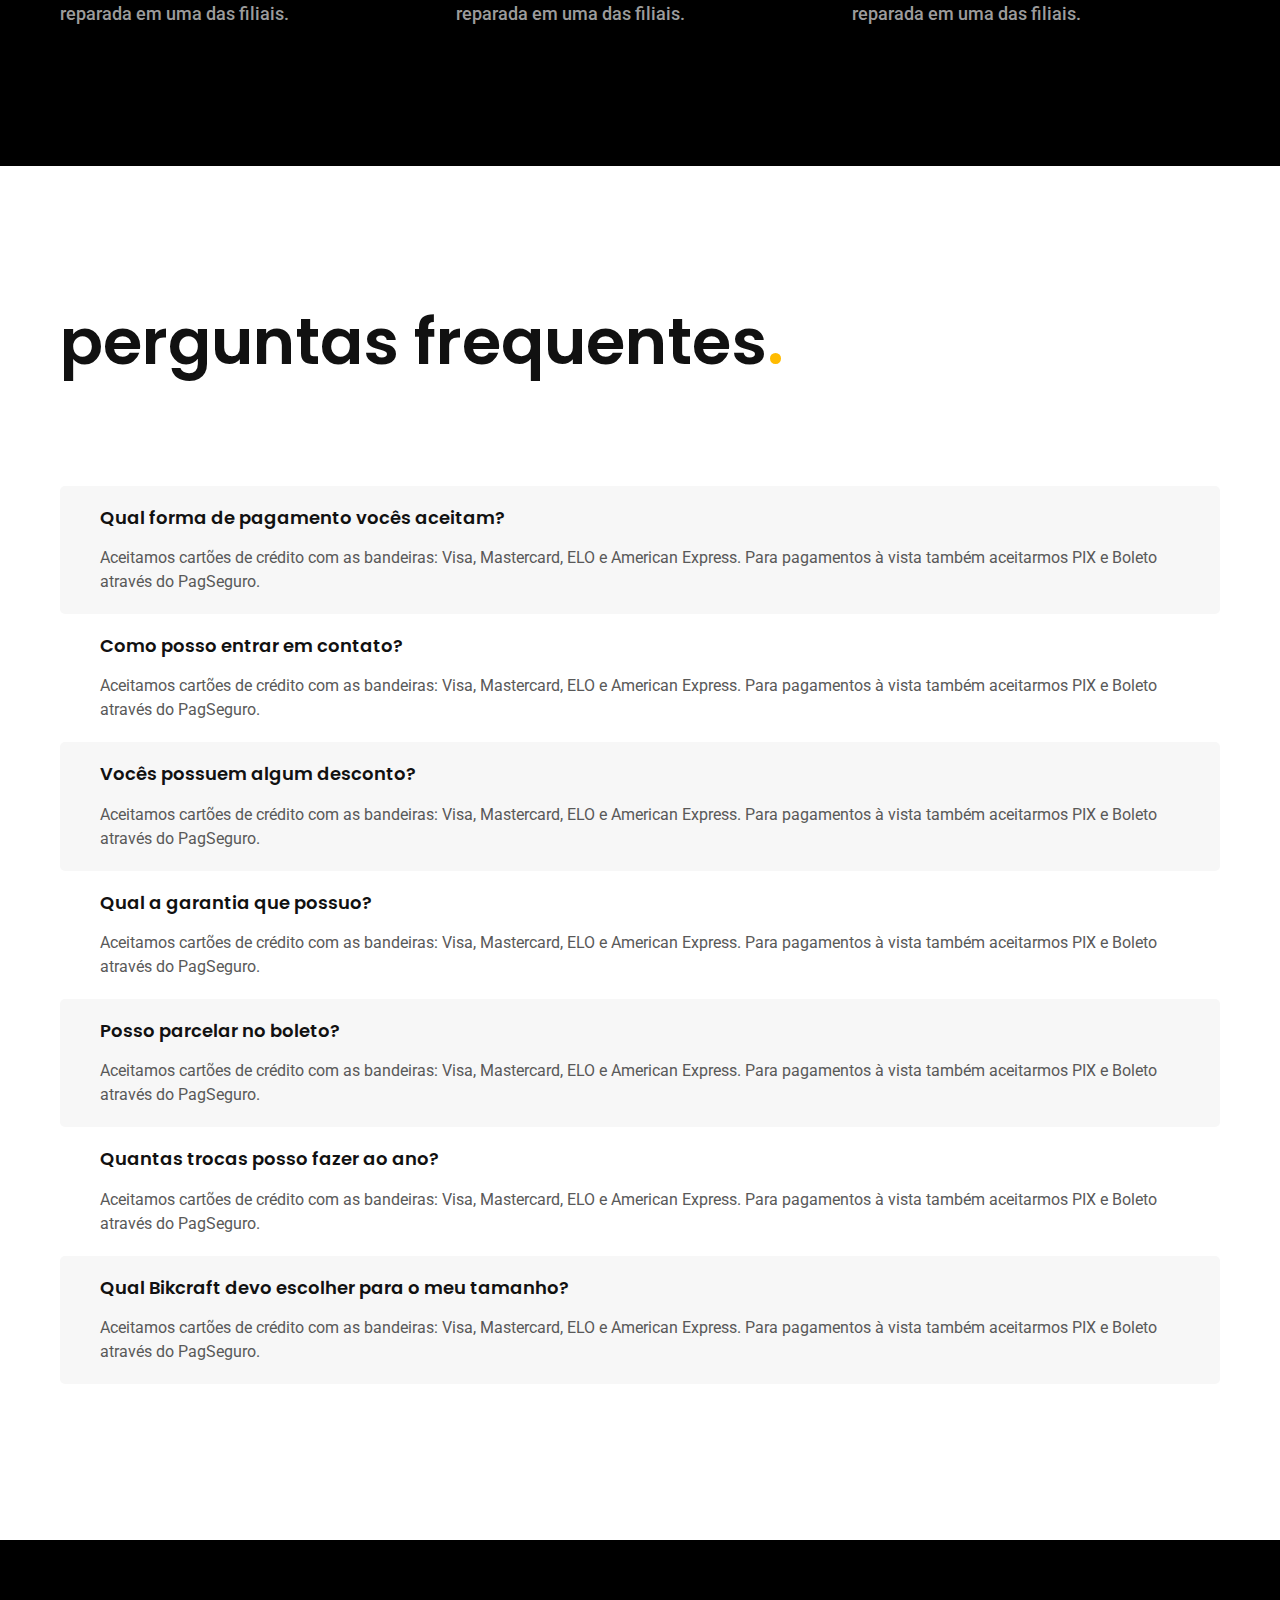
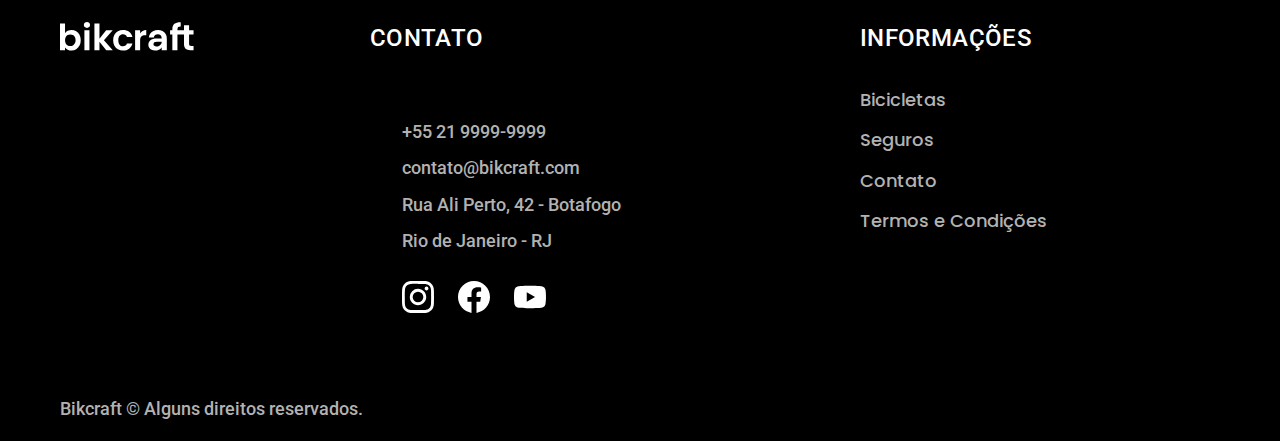
<file: seguros.html>
<!DOCTYPE html>
<html lang="pt-br">

<head>
  <meta charset="UTF-8">
  <meta name="viewport" content="width=device-width, initial-scale=1.0">

  <title>Bikcraft - Termos e Condições</title>
  <meta name="description" content="Bikcraft - Termos e condições.">

  <link rel="stylesheet" href="./css/style.css">

  <link rel="preconnect" href="https://fonts.googleapis.com">
  <link rel="preconnect" href="https://fonts.gstatic.com" crossorigin>
  <link
    href="https://fonts.googleapis.com/css2?family=Poppins:wght@400;600&family=Roboto:wght@400;500&family=Merriweather:ital@1&display=swap"
    rel="stylesheet">

</head>

<body id="termos">
  <header class="header-general">

    <div class="header container">
      <a href="./">
        <img src="./img/bikcraft.svg" alt="Bikcraft">
      </a>

      <ul class="header-menu color-0">
        <a href="">
          <li>Bicicletas</li>
        </a>
        <a href="">
          <li>Seguros</li>
        </a>
        <a href="">
          <li>Contato</li>
        </a>
      </ul>
    </div>
  </header>

  

  <main id="seguros">
    <div class="titulo-bg">
      <div class="titulo container">
        <span class="sub-titulo font-2-l color-5">
          escolha o seguro
        </span>
        <h2 class="font-1-xxl color-0">você seguro<span class="primary-1">.</span></h2>
      </div>
    </div>

    <div class="seguros-bg">
      <div class="seguros container">
        <div class="seguro-valor">
          <div class="seguros-valor-item">
  
            <h3 class="color-5 font-1-xl tipo">prata</h3>
  
            <div class="valor">
              <span class="preco color-0 font-1-xl">R$ 199 </span>
              <span class="periodo color-5 font-2-xs">mensal</span>
            </div>
  
            <ul class="color-0 vantagens">
              <li>Duas trocas por ano</li>
              <li>Assistência técnica</li>
              <li>Suporte 8h às 18h</li>
              <li>Cobertura estadual</li>
            </ul>
  
            <a href="/" class="botao inscrever fosco">inscreva-se</a>
          </div>
  
          <div class="seguros-valor-item">
  
            <h3 class="primary-1 font-1-xl tipo">ouro</h3>
  
            <div class="valor">
              <span class="preco color-0 font-1-xl">R$ 299 </span>
              <span class="periodo color-5 font-2-xs">mensal</span>
            </div>
  
            <ul class="color-0 vantagens">
              <li>Cinco trocas por ano</li>
              <li>Assistência especial</li>
              <li>Suporte 24h</li>
              <li>Cobertura nacional</li>
              <li>Desconto em parceiros</li>
              <li>Acesso ao Clube Bikcraft</li>
            </ul>
  
            <a href="/" class="botao inscrever">inscreva-se</a>
          </div>
        </div>
      </div>
    </div>

    <div class="vantagens-bg">
      <div class="vantagens-seguros_page container">
        <div >
          <div class="titulo">
            <h2 class="font-1-xxl color-0">nossas vantagens<span class="primary-1">.</span></h2>
          </div>
        </div>

        <ul class="vantagens-seguros-page-item">
          <li>
            <img src="./img/icones/eletrica.svg" alt="">
            <h4 class="color-0 font-1-m-b">Reparo Elétrico</h4>
            <p class="color-6 font-2-m">Garantimos o reparo completo do seu motor em caso de falhas. Sabemos que falhas são raras, mas estamos aqui para caso ocorra.</p>
          </li>

          <li>
            <img src="./img/icones/carbono.svg" alt="">
            <h4 class="color-0 font-1-m-b">Carbono</h4>
            <p class="color-6 font-2-m">Nossos quadros são feitos para durar para sempre. Mas caso algo ocorra, ficamos felizes em reparar.</p>
          </li>
          <li>
            <img src="./img/icones/sustentavel.svg" alt="">
            <h4 class="color-0 font-1-m-b">Sustentável</h4>
            <p class="color-6 font-2-m">Trabalhamos com a filosofia de desperdício zero. Qualquer parte defeituosa é reciclada e reutilizada em outro projeto.</p>
          </li>
          <li>
            <img src="./img/icones/rastreador.svg" alt="">
            <h4 class="color-0 font-1-m-b">Recuperação</h4>
            <p class="color-6 font-2-m">A sua Bikcraft ficará pronta para uso no mesmo dia, caso você traga ela para ser reparada em uma das filiais.</p>
          </li>
          <li>
            <img src="./img/icones/seguro.svg" alt="">
            <h4 class="color-0 font-1-m-b">Segurança</h4>
            <p class="color-6 font-2-m">A sua Bikcraft ficará pronta para uso no mesmo dia, caso você traga ela para ser reparada em uma das filiais.</p>
          </li>
          <li>
            <img src="./img/icones/velocidade.svg" alt="">
            <h4 class="color-0 font-1-m-b">Rapidez</h4>
            <p class="color-6 font-2-m">A sua Bikcraft ficará pronta para uso no mesmo dia, caso você traga ela para ser reparada em uma das filiais.</p>
          </li>
        </ul>
      </div>
    </div>

    <div class="questions-bg">
      <div class="questions container">
        <div >
          <div class="titulo">
            <h2 class="font-1-xxl color-11">perguntas frequentes<span class="primary-1">.</span></h2>
          </div>
        </div>

        <dl>
          <div>
            <dt class="color-11 font-1-m-b">
              Qual forma de pagamento vocês aceitam?
            </dt>
            <dd class="color-8 font-2-s">
              Aceitamos cartões de crédito com as bandeiras: Visa, Mastercard, ELO e American Express. Para pagamentos à vista também aceitarmos PIX e Boleto através do PagSeguro.
            </dd>
          </div>

          <div>
            <dt class="color-11 font-1-m-b">
              Como posso entrar em contato?
            </dt>
            <dd class="color-8 font-2-s">
              Aceitamos cartões de crédito com as bandeiras: Visa, Mastercard, ELO e American Express. Para pagamentos à vista também aceitarmos PIX e Boleto através do PagSeguro.
            </dd>
          </div>

          <div>
            <dt class="color-11 font-1-m-b">
              Vocês possuem algum desconto?
            </dt>
            <dd class="color-8 font-2-s">
              Aceitamos cartões de crédito com as bandeiras: Visa, Mastercard, ELO e American Express. Para pagamentos à vista também aceitarmos PIX e Boleto através do PagSeguro.
            </dd>
          </div>

          <div>
            <dt class="color-11 font-1-m-b">
              Qual a garantia que possuo?
            </dt>
            <dd class="color-8 font-2-s">
              Aceitamos cartões de crédito com as bandeiras: Visa, Mastercard, ELO e American Express. Para pagamentos à vista também aceitarmos PIX e Boleto através do PagSeguro.
            </dd>
          </div>

          <div>
            <dt class="color-11 font-1-m-b">
              Posso parcelar no boleto?
            </dt>
            <dd class="color-8 font-2-s">
              Aceitamos cartões de crédito com as bandeiras: Visa, Mastercard, ELO e American Express. Para pagamentos à vista também aceitarmos PIX e Boleto através do PagSeguro.
            </dd>
          </div>

          <div>
            <dt class="color-11 font-1-m-b">
              Quantas trocas posso fazer ao ano?
            </dt>
            <dd class="color-8 font-2-s">
              Aceitamos cartões de crédito com as bandeiras: Visa, Mastercard, ELO e American Express. Para pagamentos à vista também aceitarmos PIX e Boleto através do PagSeguro.
            </dd>
          </div>

          <div>
            <dt class="color-11 font-1-m-b">
              Qual Bikcraft devo escolher para o meu tamanho?
            </dt>
            <dd class="color-8 font-2-s">
              Aceitamos cartões de crédito com as bandeiras: Visa, Mastercard, ELO e American Express. Para pagamentos à vista também aceitarmos PIX e Boleto através do PagSeguro.
            </dd>
          </div>
        </dl>
  </main>


  <footer class="footer-bg">

    <div class="container footer">
      <img src="./img/bikcraft.svg" alt="marca Bikcraft">

      <div class="color-0 contato-geral">
        <h3 class="font-2-l-b color-0">contato</h3>

        <ul class="color-5 font-2-m contato">
          <a href="tel:+552199999999">
            <li>+55 21 9999-9999</li>
          </a>
          <a href="mailto:contato@bikcraft.com">
            <li>contato@bikcraft.com</li>
          </a>
          <a href="/">
            <li>Rua Ali Perto, 42 - Botafogo</li>
          </a>
          <a href="/">
            <li>Rio de Janeiro - RJ</li>
          </a>

          <div class="medias">
            <a href="/">
              <li><img src="./img/redes/instagram.svg" alt=""></li>
            </a>

            <a href="/">
              <li><img src="./img/redes/facebook.svg" alt=""></li>
            </a>

            <a href="/">
              <li><img src="./img/redes/youtube.svg" alt=""></li>
            </a>
          </div>
        </ul>
      </div>

      <div class="info">
        <h3 class="color-0 font-2-l-b ">informações</h3>

        <ul class="color-5 font-1-m">
          <a href="">
            <li>Bicicletas</li>
          </a>
          <a href="">
            <li>Seguros</li>
          </a>
          <a href="">
            <li>Contato</li>
          </a>
          <a href="">
            <li>Termos e Condições</li>
          </a>
        </ul>

      </div>
    </div>
    <p class="color-5 font-2-m container copy">Bikcraft © Alguns direitos reservados.</p>
  </footer>
</body>

</html>
</file>
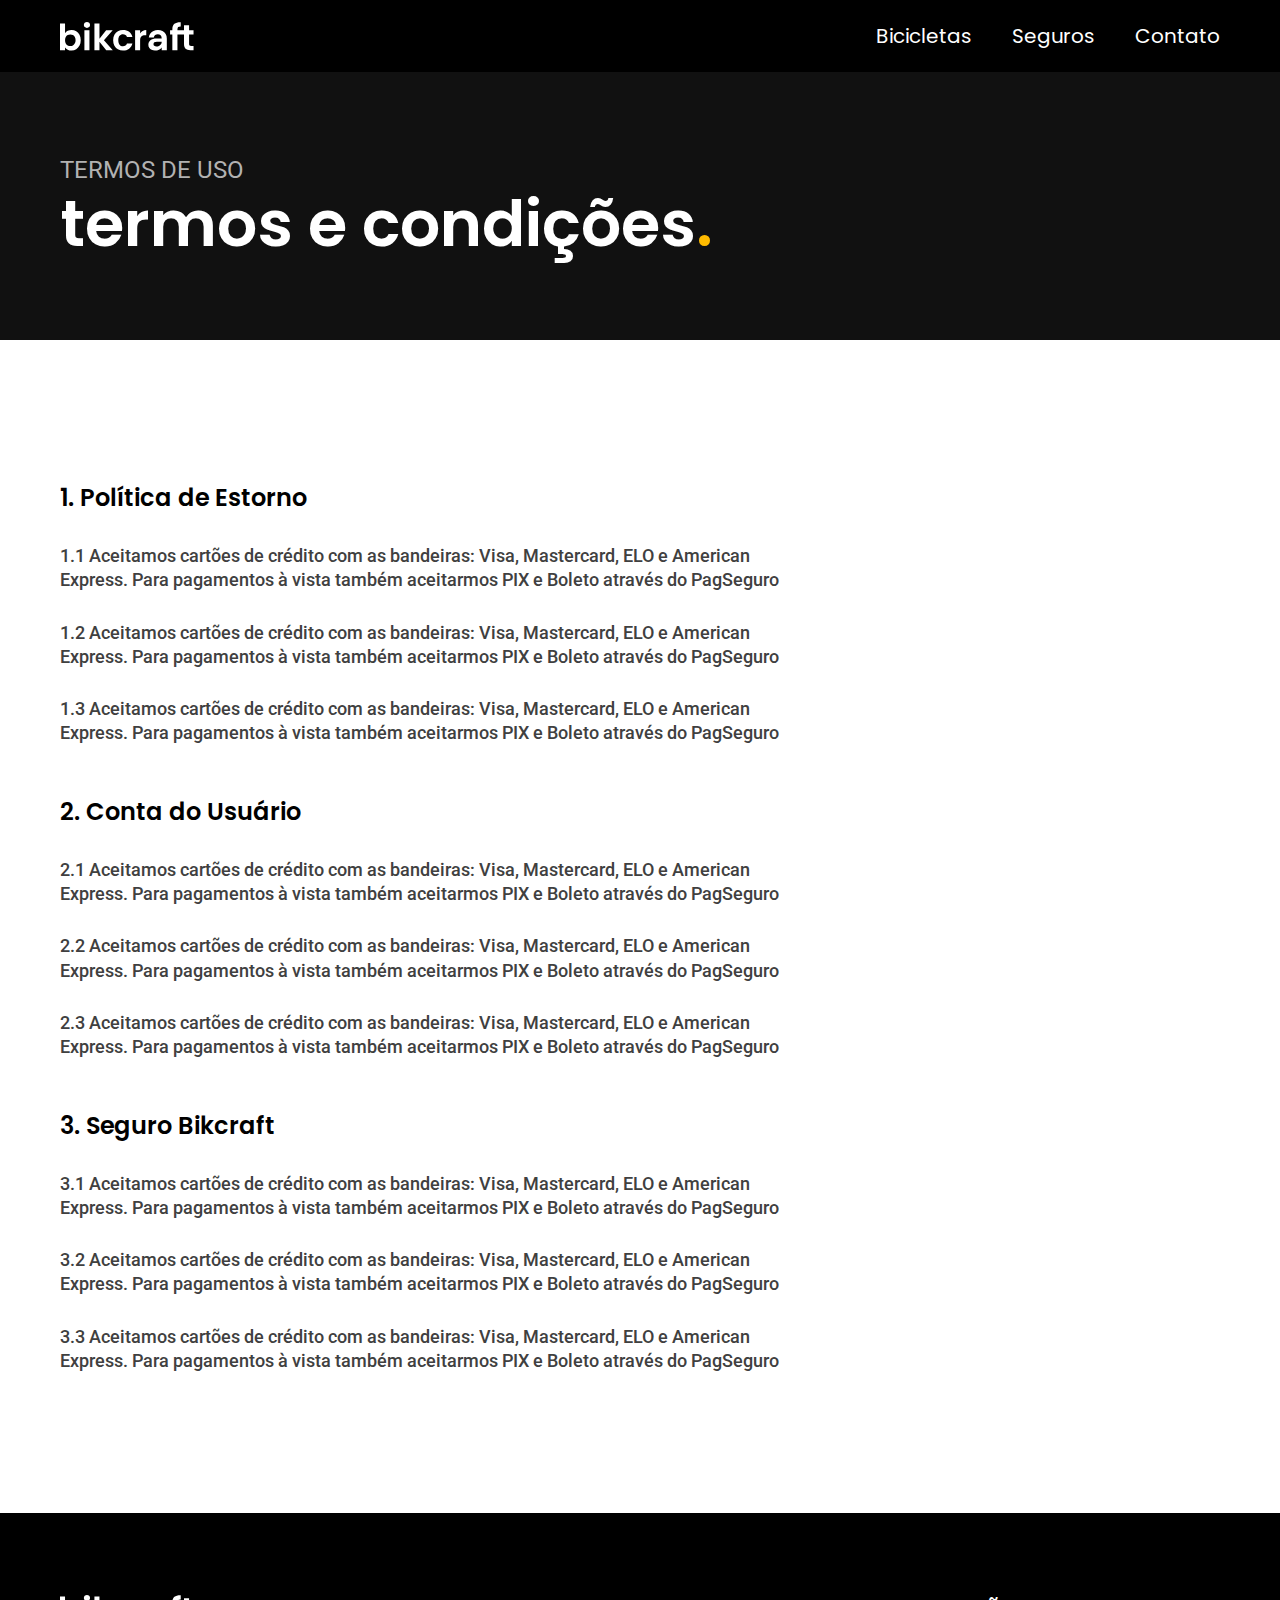
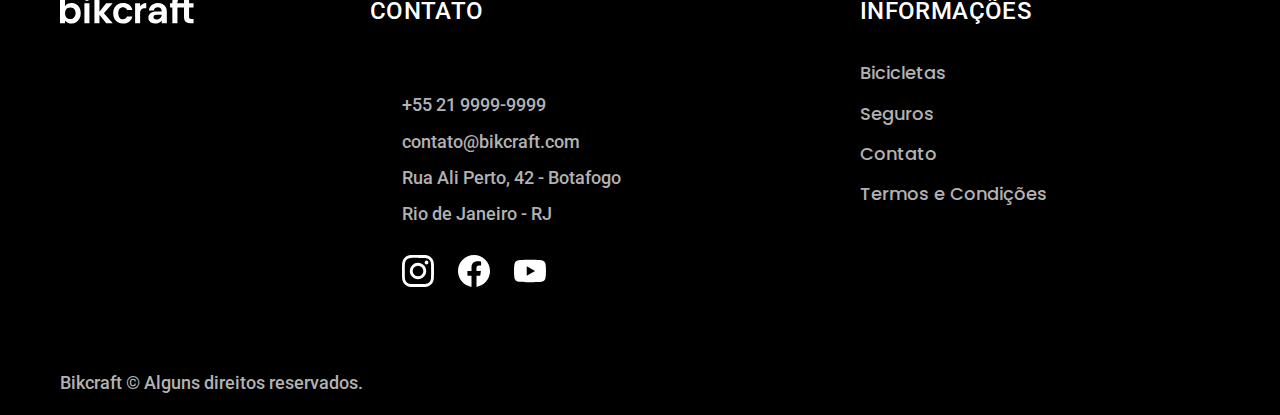
<file: termos.html>
<!DOCTYPE html>
<html lang="pt-br">

<head>
  <meta charset="UTF-8">
  <meta name="viewport" content="width=device-width, initial-scale=1.0">

  <title>Bikcraft - Termos e Condições</title>
  <meta name="description" content="Bikcraft - Termos e condições.">

  <link rel="stylesheet" href="./css/style.css">

  <link rel="preconnect" href="https://fonts.googleapis.com">
  <link rel="preconnect" href="https://fonts.gstatic.com" crossorigin>
  <link
    href="https://fonts.googleapis.com/css2?family=Poppins:wght@400;600&family=Roboto:wght@400;500&family=Merriweather:ital@1&display=swap"
    rel="stylesheet">

</head>

<body id="termos">
  <header class="header-general">

    <div class="header container">
      <a href="./">
        <img src="./img/bikcraft.svg" alt="Bikcraft">
      </a>

      <ul class="header-menu color-0">
        <a href="">
          <li>Bicicletas</li>
        </a>
        <a href="">
          <li>Seguros</li>
        </a>
        <a href="">
          <li>Contato</li>
        </a>
      </ul>
    </div>
  </header>

  <div class="titulo-bg">
    <div class="titulo container">
      <span class="sub-titulo font-2-l color-5">
        termos de uso
      </span>
      <h2 class="font-1-xxl color-0">termos e condições<span class="primary-1">.</span></h2>
    </div>
  </div>

  <main class="termos">
    <div class="termos-content container">
      <h3 class="font-1-l-b">1. Política de Estorno</h3>
      <p class="termos-content-items font-2-m color-10">
        1.1 Aceitamos cartões de crédito com as bandeiras: Visa, Mastercard, ELO e American Express. Para pagamentos à
        vista também aceitarmos PIX e Boleto através do PagSeguro
      </p>

      <p class="termos-content-items font-2-m color-10">
        1.2 Aceitamos cartões de crédito com as bandeiras: Visa, Mastercard, ELO e American Express. Para pagamentos à
        vista também aceitarmos PIX e Boleto através do PagSeguro
      </p>

      <p class="termos-content-items font-2-m color-10">
        1.3 Aceitamos cartões de crédito com as bandeiras: Visa, Mastercard, ELO e American Express. Para pagamentos à
        vista também aceitarmos PIX e Boleto através do PagSeguro
      </p>

      <h3 class="font-1-l-b">2. Conta do Usuário</h3>
      <p class="termos-content-items font-2-m color-10">
        2.1 Aceitamos cartões de crédito com as bandeiras: Visa, Mastercard, ELO e American Express. Para pagamentos à
        vista também aceitarmos PIX e Boleto através do PagSeguro
      </p>

      <p class="termos-content-items font-2-m color-10">
        2.2 Aceitamos cartões de crédito com as bandeiras: Visa, Mastercard, ELO e American Express. Para pagamentos à
        vista também aceitarmos PIX e Boleto através do PagSeguro
      </p>

      <p class="termos-content-items font-2-m color-10">
        2.3 Aceitamos cartões de crédito com as bandeiras: Visa, Mastercard, ELO e American Express. Para pagamentos à
        vista também aceitarmos PIX e Boleto através do PagSeguro
      </p>

      <h3 class="font-1-l-b">3. Seguro Bikcraft</h3>
      <p class="termos-content-items font-2-m color-10">
        3.1 Aceitamos cartões de crédito com as bandeiras: Visa, Mastercard, ELO e American Express. Para pagamentos à
        vista também aceitarmos PIX e Boleto através do PagSeguro
      </p>

      <p class="termos-content-items font-2-m color-10">
        3.2 Aceitamos cartões de crédito com as bandeiras: Visa, Mastercard, ELO e American Express. Para pagamentos à
        vista também aceitarmos PIX e Boleto através do PagSeguro
      </p>

      <p class="termos-content-items font-2-m color-10">
        3.3 Aceitamos cartões de crédito com as bandeiras: Visa, Mastercard, ELO e American Express. Para pagamentos à
        vista também aceitarmos PIX e Boleto através do PagSeguro
      </p>
    </div>
  </main>


  <footer class="footer-bg">

    <div class="container footer">
      <img src="./img/bikcraft.svg" alt="marca Bikcraft">

      <div class="color-0 contato-geral">
        <h3 class="font-2-l-b color-0">contato</h3>

        <ul class="color-5 font-2-m contato">
          <a href="tel:+552199999999">
            <li>+55 21 9999-9999</li>
          </a>
          <a href="mailto:contato@bikcraft.com">
            <li>contato@bikcraft.com</li>
          </a>
          <a href="/">
            <li>Rua Ali Perto, 42 - Botafogo</li>
          </a>
          <a href="/">
            <li>Rio de Janeiro - RJ</li>
          </a>

          <div class="medias">
            <a href="/">
              <li><img src="./img/redes/instagram.svg" alt=""></li>
            </a>

            <a href="/">
              <li><img src="./img/redes/facebook.svg" alt=""></li>
            </a>

            <a href="/">
              <li><img src="./img/redes/youtube.svg" alt=""></li>
            </a>
          </div>
        </ul>
      </div>

      <div class="info">
        <h3 class="color-0 font-2-l-b ">informações</h3>

        <ul class="color-5 font-1-m">
          <a href="">
            <li>Bicicletas</li>
          </a>
          <a href="">
            <li>Seguros</li>
          </a>
          <a href="">
            <li>Contato</li>
          </a>
          <a href="">
            <li>Termos e Condições</li>
          </a>
        </ul>

      </div>
    </div>
    <p class="color-5 font-2-m container copy">Bikcraft © Alguns direitos reservados.</p>
  </footer>
</body>

</html>
</file>
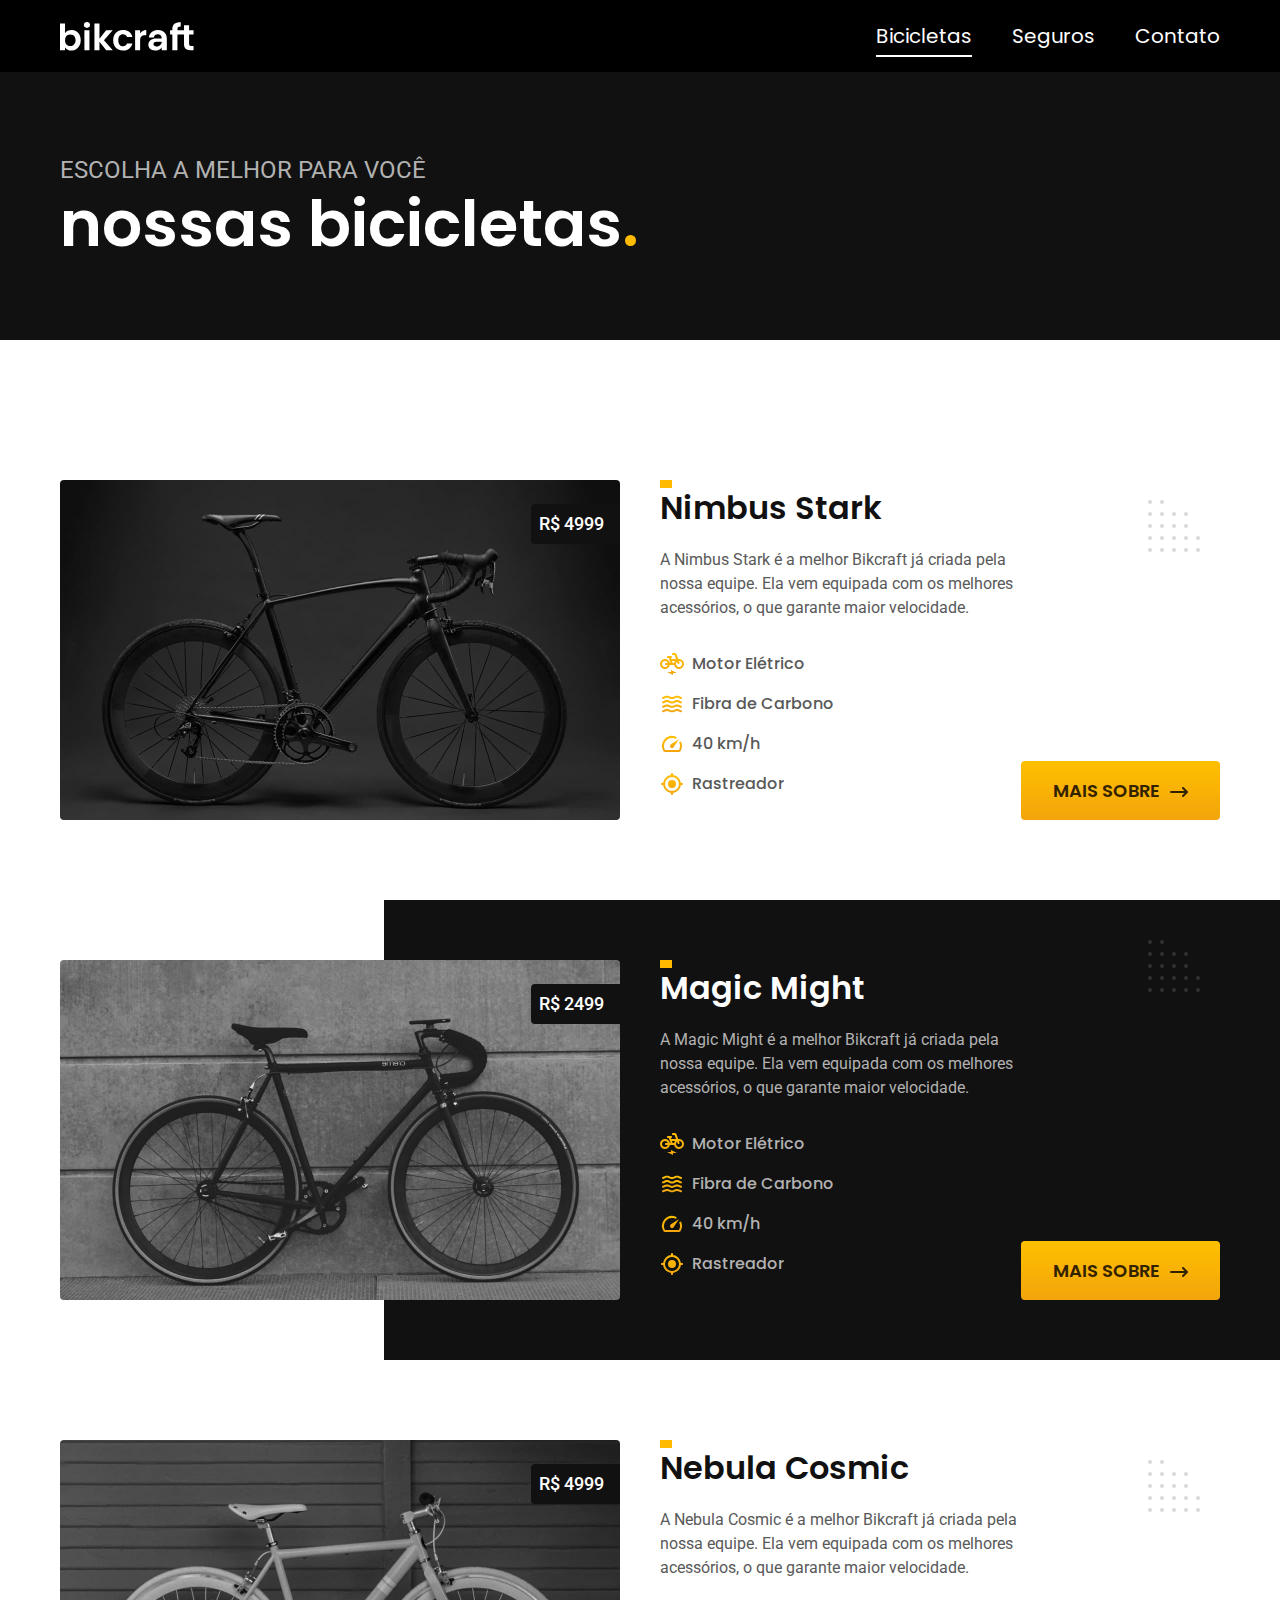
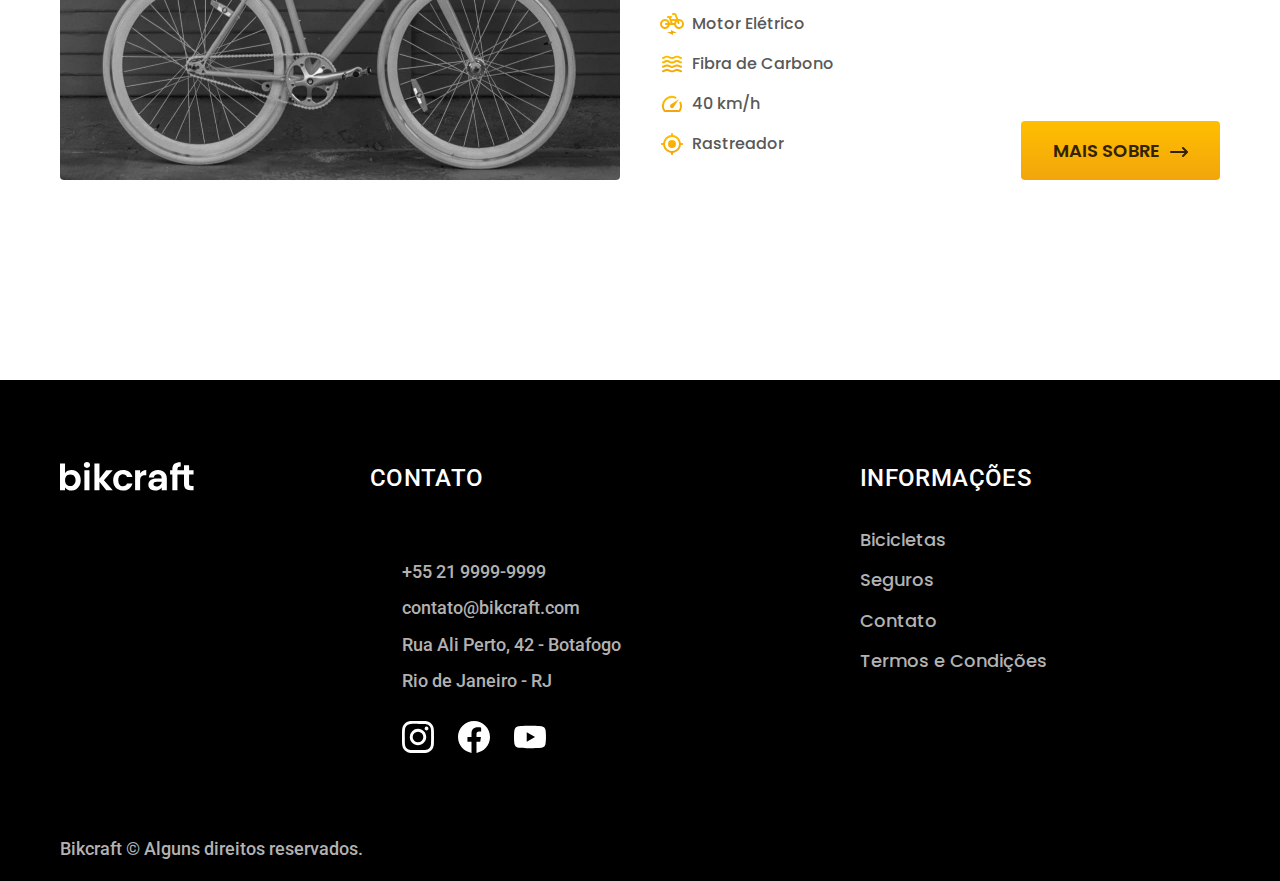
<file: pages/bicicletas.html>
<!DOCTYPE html>
<html lang="pt-br">

<head>
  <meta charset="UTF-8">
  <meta name="viewport" content="width=device-width, initial-scale=1.0">

  <title>Bikcraft - Modelos</title>
  <meta name="description" content="Conheça os modelos das bicicletas Bikcraft">

  <link rel="icon" href="../favicon.svg" type="image/svg+xml">
  <link rel="preload" href="../css/style.min.css" as="style">
  <link rel="stylesheet" href="../css/style.min.css">

  <link rel="preconnect" href="https://fonts.googleapis.com">
  <link rel="preconnect" href="https://fonts.gstatic.com" crossorigin>
  <link
    href="https://fonts.googleapis.com/css2?family=Poppins:wght@400;600&family=Roboto:wght@400;500&family=Merriweather:ital@1&display=swap"
    rel="stylesheet">

  <script>document.documentElement.classList.add('js');</script>
</head>

<body id="bicicletas">
  <header class="header-general">

    <div class="header container">
      <a href="../">
        <img src="../img/bikcraft.svg" alt="Bikcraft">
      </a>

      <ul class="header-menu color-0">
        <a href="./bicicletas.html">
          <li>Bicicletas</li>
        </a>
        <a href="./seguros.html">
          <li>Seguros</li>
        </a>
        <a href="./contato.html">
          <li>Contato</li>
        </a>
      </ul>
    </div>
  </header>

  <div class="titulo-bg">
    <div class="titulo container">
      <span class="sub-titulo font-2-l color-5">
        escolha a melhor para você
      </span>
      <h2 class="font-1-xxl color-0">nossas bicicletas<span class="primary-1">.</span></h2>
    </div>
  </div>
  <main class="bike-item-general">
    <div class="bike-item-bg">
      <div class="bike-item container">
        <div class="bike-item-img">
          <img src="../img/bicicletas/nimbus.jpg" alt="black bike">
          <span class="font-2-m color-0">R$ 4999</span>
        </div>


        <div class="bike-item-info">
          <div class="bike-item-info-content">
            <h3 class="font-1-xl color-11">Nimbus Stark</h3>
            <p class="font-2-s color-8">A Nimbus Stark é a melhor Bikcraft já criada pela nossa equipe. Ela vem equipada
              com os melhores acessórios, o que garante maior velocidade.</p>
            <ul class="font-1-s color-8">
              <li>
                <img src="../img/icones/eletrica.svg" alt="ícone elétrica">
                <span>Motor Elétrico</span>
              </li>
              <li>
                <img src="../img/icones/carbono.svg" alt="ícone carbono">
                <span>Fibra de Carbono</span>
              </li>
              <li>
                <img src="../img/icones/velocidade.svg" alt="ícone velocidade">
                <span>40 km/h</span>
              </li>
              <li>
                <img src="../img/icones/rastreador.svg" alt="ícone rastreador">
                <span>Rastreador</span>
              </li>
            </ul>
          </div>
          <a href="./nimbus.html" class="botao"><span class="primary-5">mais sobre</span></a>
        </div>
      </div>



      <div class="bike-item-bg-black">
        <div class="bike-item container">
          <div class="bike-item-img">
            <img src="../img/bicicletas/magic.jpg" alt="magic bike">
            <span class="font-2-m color-0">R$ 2499</span>
          </div>


          <div class="bike-item-info ">
            <div class="bike-item-info-content">
              <h3 class="font-1-xl color-0">Magic Might</h3>
              <p class="font-2-s color-5">A Magic Might é a melhor Bikcraft já criada pela nossa equipe. Ela vem
                equipada com os melhores acessórios, o que garante maior velocidade.</p>
              <ul class="font-1-s color-5">
                <li>
                  <img src="../img/icones/eletrica.svg" alt="ícone elétrica">
                  <span>Motor Elétrico</span>
                </li>
                <li>
                  <img src="../img/icones/carbono.svg" alt="ícone carbono">
                  <span>Fibra de Carbono</span>
                </li>
                <li>
                  <img src="../img/icones/velocidade.svg" alt="ícone velocidade">
                  <span>40 km/h</span>
                </li>
                <li>
                  <img src="../img/icones/rastreador.svg" alt="ícone rastreador">
                  <span>Rastreador</span>
                </li>
              </ul>
            </div>
            <a href="./magic.html" class="botao"><span class="primary-5">mais sobre</span></a>
          </div>
        </div>
      </div>

      <div class="bike-item container">
        <div class="bike-item-img">
          <img src="../img/bicicletas/nebula.jpg" alt="black bike">
          <span class="font-2-m color-0">R$ 4999</span>
        </div>


        <div class="bike-item-info">
          <div class="bike-item-info-content">
            <h3 class="font-1-xl color-11">Nebula Cosmic</h3>
            <p class="font-2-s color-8">A Nebula Cosmic é a melhor Bikcraft já criada pela nossa equipe. Ela vem
              equipada com os melhores acessórios, o que garante maior velocidade.</p>
            <ul class="font-1-s color-8">
              <li>
                <img src="../img/icones/eletrica.svg" alt="ícone elétrica">
                <span>Motor Elétrico</span>
              </li>
              <li>
                <img src="../img/icones/carbono.svg" alt="ícone carbono">
                <span>Fibra de Carbono</span>
              </li>
              <li>
                <img src="../img/icones/velocidade.svg" alt="ícone velocidade">
                <span>40 km/h</span>
              </li>
              <li>
                <img src="../img/icones/rastreador.svg" alt="ícone rastreador">
                <span>Rastreador</span>
              </li>
            </ul>
          </div>
          <a href="./nebula.html" class="botao"><span class="primary-5">mais sobre</span></a>
        </div>
      </div>
    </div>
  </main>


  <footer class="footer-bg">

    <div class="container footer">
      <a href="../">
        <img src="../img/bikcraft.svg" alt="marca Bikcraft">
      </a>

      <div class="color-0 contato-geral">
        <h3 class="font-2-l-b color-0">contato</h3>

        <ul class="color-5 font-2-m contato">
          <a href="tel:+552199999999">
            <li>+55 21 9999-9999</li>
          </a>
          <a href="mailto:contato@bikcraft.com">
            <li>contato@bikcraft.com</li>
          </a>
          <a href="/">
            <li>Rua Ali Perto, 42 - Botafogo</li>
          </a>
          <a href="/">
            <li>Rio de Janeiro - RJ</li>
          </a>

          <div class="medias">
            <a href="/">
              <li><img src="../img/redes/instagram.svg" alt="ícone instagram"></li>
            </a>

            <a href="/">
              <li><img src="../img/redes/facebook.svg" alt="ícone facebook"></li>
            </a>

            <a href="/">
              <li><img src="../img/redes/youtube.svg" alt="ícone youtube"></li>
            </a>
          </div>
        </ul>
      </div>

      <div class="info">
        <h3 class="color-0 font-2-l-b ">informações</h3>

        <ul class="color-5 font-1-m">
          <a href="./bicicletas.html">
            <li>Bicicletas</li>
          </a>
          <a href="./seguros.html">
            <li>Seguros</li>
          </a>
          <a href="./contao.html">
            <li>Contato</li>
          </a>
          <a href="./termos.html">
            <li>Termos e Condições</li>
          </a>
        </ul>

      </div>
    </div>
    <p class="color-5 font-2-m container copy">Bikcraft © Alguns direitos reservados.</p>
  </footer>

  <script src="../js/script.js"></script>
</body>

</html>
</file>
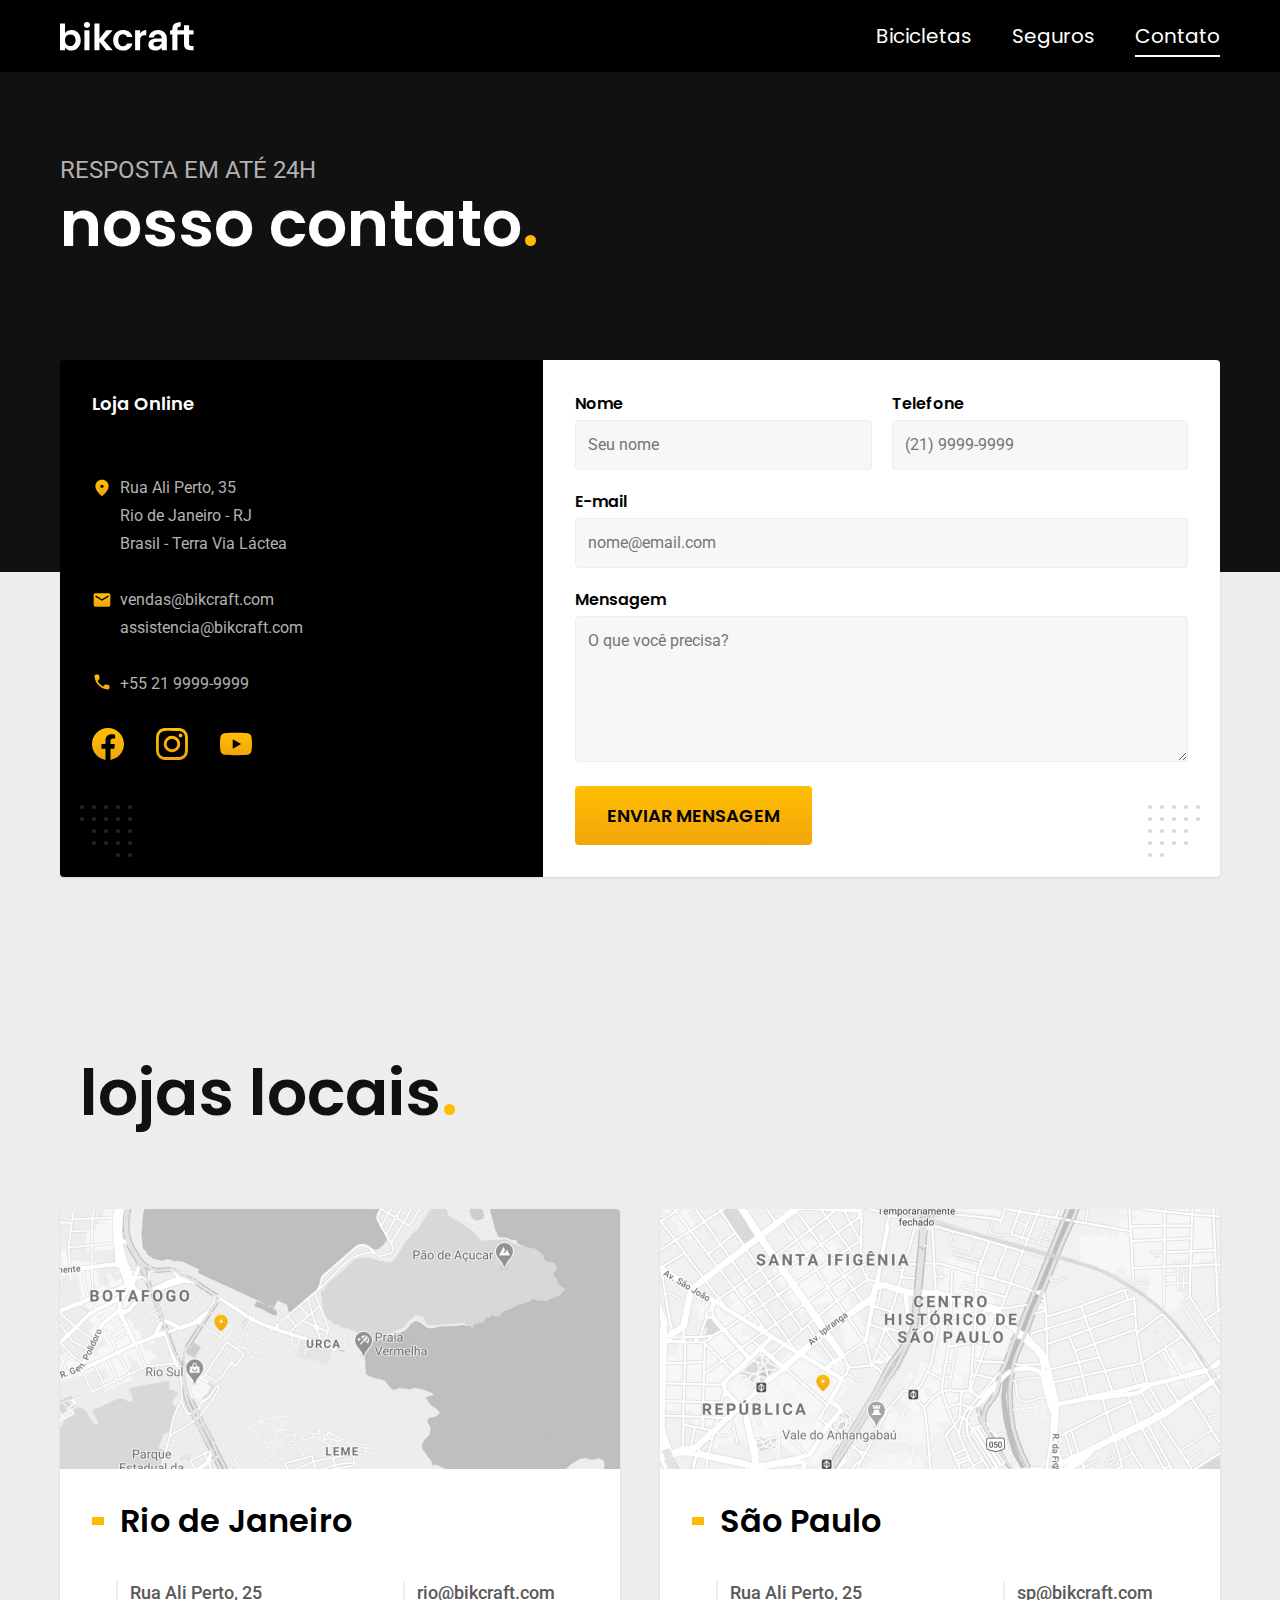
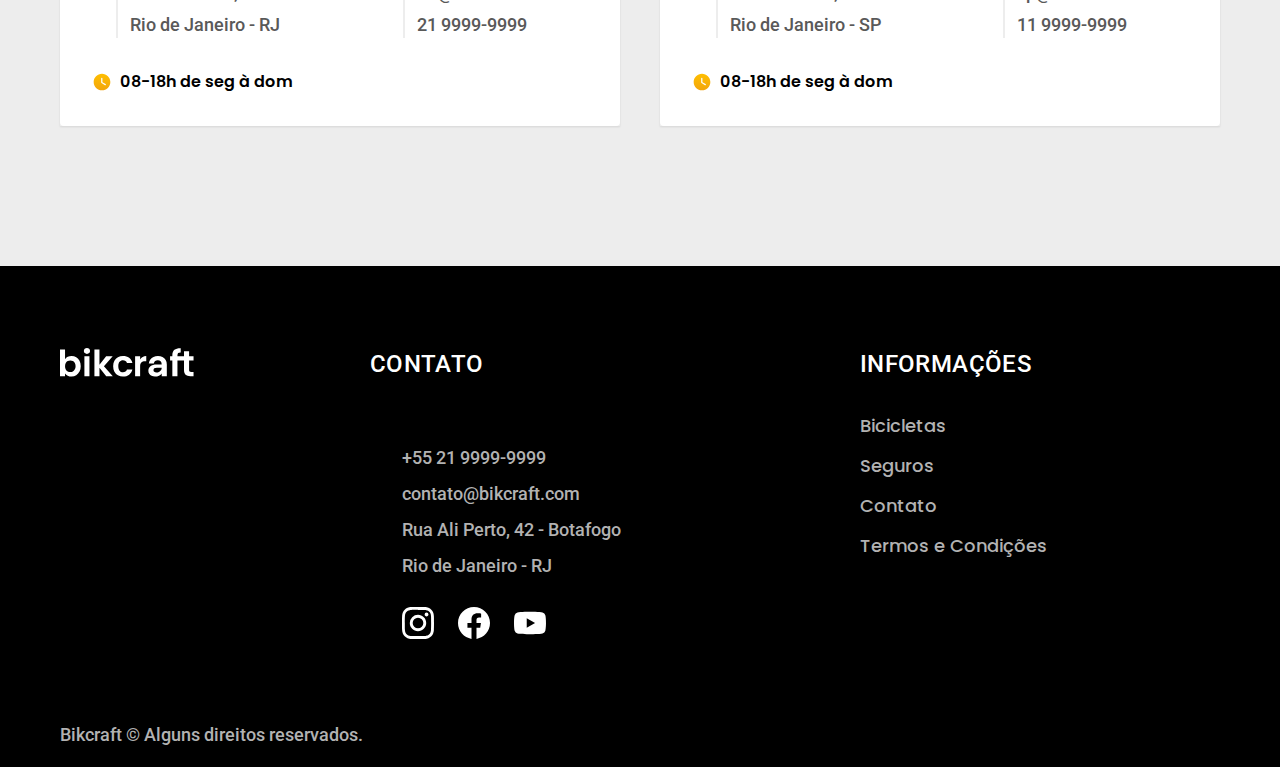
<file: pages/contato.html>
<!DOCTYPE html>
<html lang="pt-br">

<head>
  <meta charset="UTF-8">
  <meta name="viewport" content="width=device-width, initial-scale=1.0">

  <title>Bikcraft - Contato</title>
  <meta name="description" content="Bikcraft - Termos e condições.">

  <link rel="icon" href="../favicon.svg" type="image/svg+xml">
  <link rel="preload" href="../css/style.min.css" as="style">
  <link rel="stylesheet" href="../css/style.min.css">

  <link rel="preconnect" href="https://fonts.googleapis.com">
  <link rel="preconnect" href="https://fonts.gstatic.com" crossorigin>
  <link
    href="https://fonts.googleapis.com/css2?family=Poppins:wght@400;600&family=Roboto:wght@400;500&family=Merriweather:ital@1&display=swap"
    rel="stylesheet">

  <script>document.documentElement.classList.add('js');</script>
</head>

<body>
  <header class="header-general">

    <div class="header container">
      <a href="../">
        <img src="../img/bikcraft.svg" alt="Bikcraft">
      </a>

      <ul class="header-menu color-0">
        <a href="./bicicletas.html">
          <li>Bicicletas</li>
        </a>
        <a href="./seguros.html">
          <li>Seguros</li>
        </a>
        <a href="./contato.html">
          <li>Contato</li>
        </a>
      </ul>
    </div>
  </header>
  <main id="contato">

    <div class="contato-bg">

      <div class="titulo-bg">
        <div class="titulo container">
          <span class="sub-titulo font-2-l color-5">
            resposta em até 24h
          </span>
          <h2 class="font-1-xxl color-0">nosso contato<span class="primary-1">.</span></h2>
        </div>
      </div>

      <div class="contato-bg-interno container">
        <section class="contato contato-dados-bg" aria-label="endereço">
          <div class="contato-dados">
            <h3 class="color-0 font-1-m-b">Loja Online</h3>
            <div class="contato-endereco contato-endereco-estado color-5 font-2-s">
              <p>Rua Ali Perto, 35</p>
              <p>Rio de Janeiro - RJ</p>
              <p>Brasil - Terra Via Láctea</p>
            </div>

            <address class="contato-endereco color-5 font-2-s">
              <a href="mailto:vendas@bikcraft.com">vendas@bikcraft.com</a>
              <a href="mailto:assistencia@bikcraft.com">assistencia@bikcraft.com</a>
              <a href="tel:+552199999999">+55 21 9999-9999</a>
            </address>

            <div class="contato-redes">
              <img src="../img/redes/facebook-p.svg" alt="ícone facebook">
              <img src="../img/redes/instagram-p.svg" alt="ícone instagram">
              <img src="../img/redes/youtube-p.svg" alt="ícone youtube">
            </div>
          </div>
        </section>

        <section class="contato contato-formulario-bg" aria-label="formulário">
          <div class="contato-formulario">
            <form class="form" action="./contato.html">
              <div>
                <label for="name">Nome</label>
                <input type="text" id="name" name="nome" placeholder="Seu nome">
              </div>
              <div>
                <label for="tel">Telefone</label>
                <input type="text" id="tel" name="tel" placeholder="(21) 9999-9999">
              </div>
              <div class="col-2">
                <label for="email">E-mail</label>
                <input type="email" id="email" name="email" placeholder="nome@email.com">
              </div>
              <div class="col-2">
                <label for="msg">Mensagem</label>
                <textarea name="msg" id="msg" rows="5" placeholder="O que você precisa?"></textarea>
              </div>

              <button class="botao">enviar mensagem</button>
            </form>
          </div>
        </section>
      </div>

      <div class="local-stories-bg">
        <section class="local-stories container">
          <div>
            <div class="titulo container">
              <h2 class="font-1-xxl color-11">lojas locais<span class="primary-1">.</span></h2>
            </div>
          </div>

          <div class="local-store-city">
            <div class="local-store-city-item">
              <div class="local-store-img">
                <img src="../img/lojas/rj.jpg" alt="mapa com localização da loja física na cidade do Rio de Janeiro">
              </div>
              <div class="local-store-city-content">
                <h3 class="color-12 font-1-xl">Rio de Janeiro</h3>

                <div class="local-store-city-data color-8 font-2-m">

                  <div>
                    <p>Rua Ali Perto, 25</p>
                    <p>Rio de Janeiro - RJ</p>
                  </div>

                  <div>
                    <p>rio@bikcraft.com</p>
                    <p>21 9999-9999</p>
                  </div>

                </div>

                <div class="local-store-city-func font-1-s color-12">
                  <p>08-18h de seg à dom</p>
                </div>
              </div>
            </div>

            <div class="local-store-city-item">
              <div class="local-store-img">
                <img src="../img/lojas/sp.jpg" alt="mapa com localização da loja física na cidade de São Paulo">
              </div>
              <div class="local-store-city-content">
                <h3 class="color-12 font-1-xl">São Paulo</h3>

                <div class="local-store-city-data color-8 font-2-m">

                  <div>
                    <p>Rua Ali Perto, 25</p>
                    <p>Rio de Janeiro - SP</p>
                  </div>

                  <div>
                    <p>sp@bikcraft.com</p>
                    <p>11 9999-9999</p>
                  </div>

                </div>
                <div class="local-store-city-func font-1-s color-12">
                  <p>08-18h de seg à dom</p>
                </div>
              </div>
            </div>
          </div>
        </section>
      </div>
    </div>
  </main>
  <footer class="footer-bg">

    <div class="container footer">
      <img src="../img/bikcraft.svg" alt="marca Bikcraft">

      <div class="color-0 contato-geral">
        <h3 class="font-2-l-b color-0">contato</h3>

        <ul class="color-5 font-2-m contato">
          <a href="tel:+552199999999">
            <li>+55 21 9999-9999</li>
          </a>
          <a href="mailto:contato@bikcraft.com">
            <li>contato@bikcraft.com</li>
          </a>
          <a href="/">
            <li>Rua Ali Perto, 42 - Botafogo</li>
          </a>
          <a href="/">
            <li>Rio de Janeiro - RJ</li>
          </a>

          <div class="medias">
            <a href="/">
              <li><img src="../img/redes/instagram.svg" alt="ícone instagram"></li>
            </a>

            <a href="/">
              <li><img src="../img/redes/facebook.svg" alt="ícone facebook"></li>
            </a>

            <a href="/">
              <li><img src="../img/redes/youtube.svg" alt="ícone youtube"></li>
            </a>
          </div>
        </ul>
      </div>

      <div class="info">
        <h3 class="color-0 font-2-l-b ">informações</h3>

        <ul class="color-5 font-1-m">
          <a href="./bicicletas.html">
            <li>Bicicletas</li>
          </a>
          <a href="./seguros.html">
            <li>Seguros</li>
          </a>
          <a href="./contato.html">
            <li>Contato</li>
          </a>
          <a href="./termos.html">
            <li>Termos e Condições</li>
          </a>
        </ul>

      </div>
    </div>
    <p class="color-5 font-2-m container copy">Bikcraft © Alguns direitos reservados.</p>
  </footer>

  <script src="../js/script.js"></script>
</body>

</html>
</file>
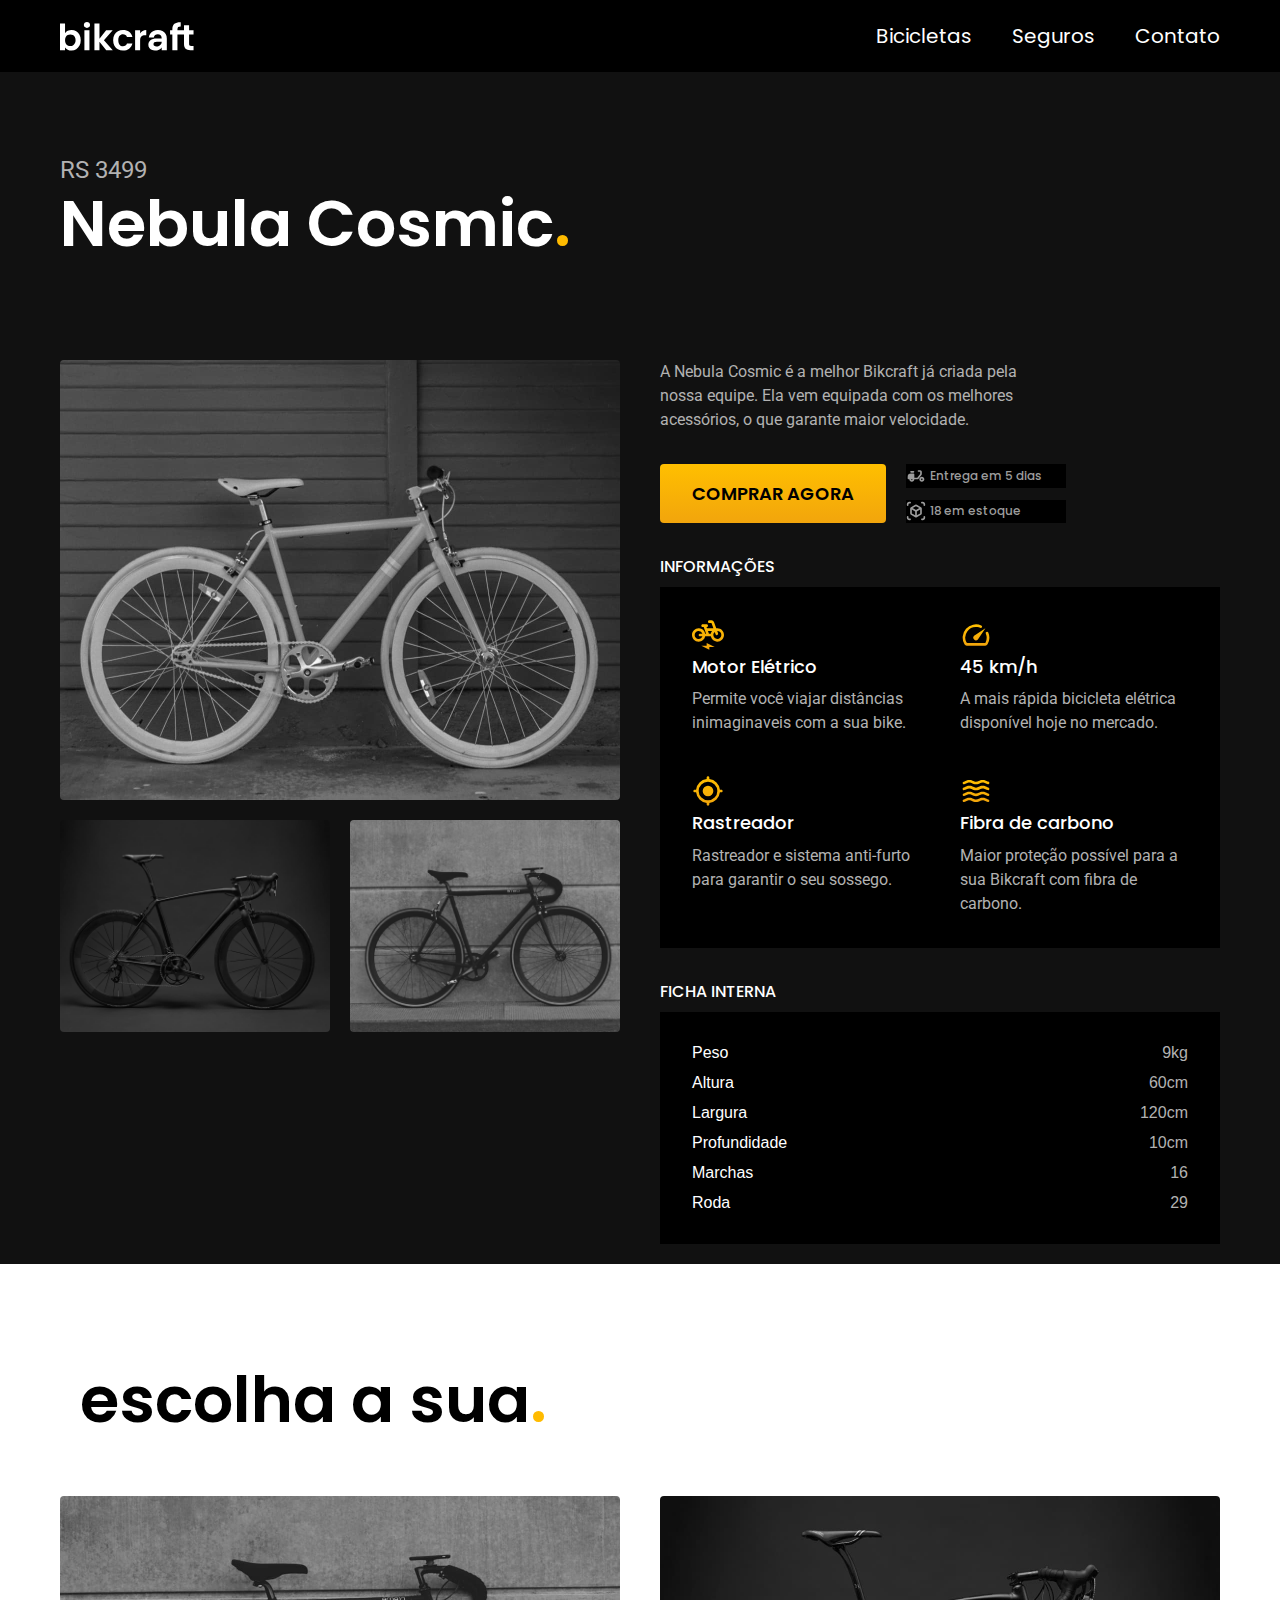
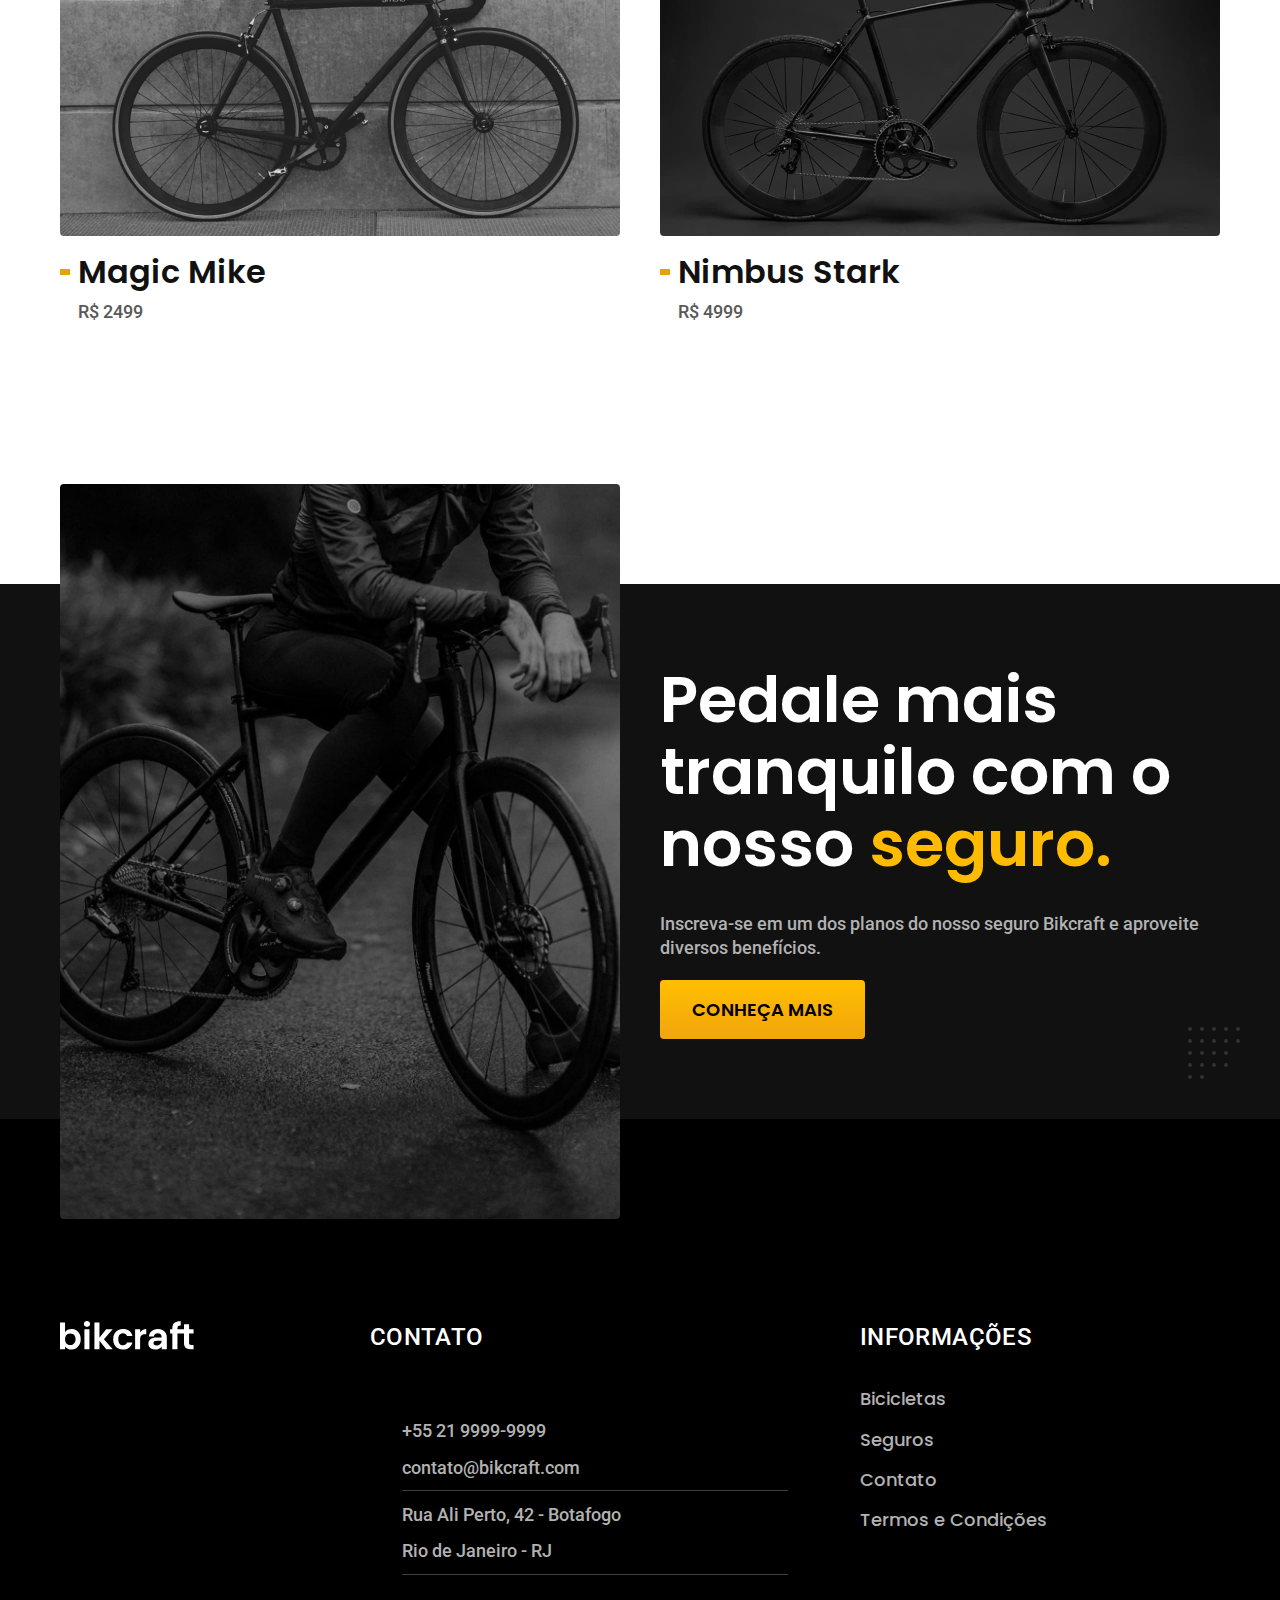
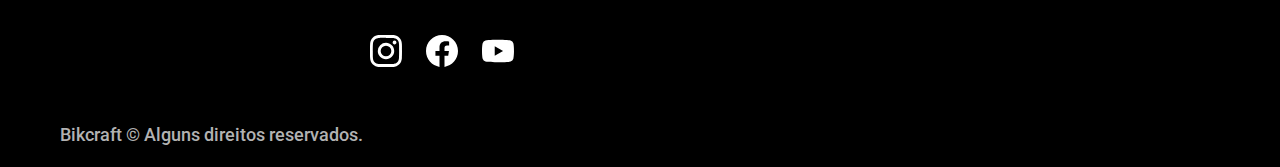
<file: pages/nebula.html>
<!DOCTYPE html>
<html lang="pt-br">

<head>
  <meta charset="UTF-8">
  <meta name="viewport" content="width=device-width, initial-scale=1.0">

  <title>Bikcraft - Nebula Cosmic</title>
  <meta name="description"
    content="Bicicletas elétricas de alta precisão e qualidade feitas sob medida para o cliente. Explore o mundo na velocidade de uma Bikcraft.">

  <link rel="icon" href="../favicon.svg" type="image/svg+xml">
  <link rel="preload" href="../css/style.min.css" as="style">
  <link rel="stylesheet" href="../css/style.min.css">

  <link rel="preconnect" href="https://fonts.googleapis.com">
  <link rel="preconnect" href="https://fonts.gstatic.com" crossorigin>
  <link
    href="https://fonts.googleapis.com/css2?family=Poppins:wght@400;600&family=Roboto:wght@400;500&family=Merriweather:ital@1&display=swap"
    rel="stylesheet">

  <script>document.documentElement.classList.add('js');</script>
</head>

<body>
  <header class="header-general">

    <div class="header container">
      <a href="./">
        <img src="../img/bikcraft.svg" alt="Bikcraft">
      </a>

      <ul class="header-menu color-0">
        <a href="./bicicletas.html">
          <li>Bicicletas</li>
        </a>
        <a href="./seguros.html">
          <li>Seguros</li>
        </a>
        <a href="./contato.html">
          <li>Contato</li>
        </a>
      </ul>
    </div>
  </header>

  <main id="bike-interna" class="bike-interna-bg">

    <div class="titulo-bg">
      <div class="titulo container">
        <span class="sub-titulo font-2-l color-5">
          RS 3499
        </span>
        <h2 class="font-1-xxl color-0">Nebula Cosmic<span class="primary-1">.</span></h2>
      </div>
    </div>

    <div class="bike-interna container">
      <div class="bike-interna_img">
        <img src="../img/bicicleta/nimbus3.jpg" alt="">
        <img src="../img/bicicleta/nimbus1.jpg" alt="">
        <img src="../img/bicicleta/nimbus2.jpg" alt="">
      </div>

      <div class="bike-interna_content">
        <div class="bike-interna_content_item">
          <p class="color-5 font-2-s bike-interna_content_p1">A Nebula Cosmic é a melhor Bikcraft já criada pela nossa
            equipe. Ela vem equipada com os melhores acessórios, o que garante maior velocidade.</p>
          <div class="bike-interna_extra">
            <div>
              <a href="./orcamento.html?tipo=bikcraft&produto=nebula" class="botao">comprar agora</a>
            </div>
            <div class="extra">
              <div>
                <img src="../img/icones/entrega.svg" alt="">
                <span class="color-6 font-1-xs">Entrega em 5 dias</span>
              </div>
              <div>
                <img src="../img/icones/estoque.svg" alt="">
                <span class="color-6 font-1-xs">18 em estoque</span>
              </div>

            </div>
          </div>
        </div>

        <div class="bike-interna_info-general">

          <div class="bike-interna_info">
            <h3 class="font-1-s color-0">informações</h3>
            <div class="bike-interna_info_txt-general">
              <div class="bike-interna_info_txt">
                <img src="../img/icones/eletrica.svg" alt="">
                <h4 class="color-0 font-1-m">Motor Elétrico</h4>
                <p class="color-5 font-2-s">Permite você viajar distâncias inimaginaveis com a sua bike.</p>
              </div>

              <div class="bike-interna_info_txt">
                <img src="../img/icones/velocidade.svg" alt="">
                <h4 class="color-0 font-1-m">45 km/h</h4>
                <p class="color-5 font-2-s">A mais rápida bicicleta elétrica disponível hoje no mercado.</p>
              </div>

              <div class="bike-interna_info_txt">
                <img src="../img/icones/rastreador.svg" alt="">
                <h4 class="color-0 font-1-m">Rastreador</h4>
                <p class="color-5 font-2-s">Rastreador e sistema anti-furto para garantir o seu sossego.</p>
              </div>

              <div class="bike-interna_info_txt">
                <img src="../img/icones/carbono.svg" alt="">
                <h4 class="color-0 font-1-m">Fibra de carbono</h4>
                <p class="color-5 font-2-s">Maior proteção possível para a sua Bikcraft com fibra de carbono.</p>
              </div>
            </div>
          </div>
        </div>

        <div class="bike-interna_ficha-general">
          <h3 class="font-1-s color-0">Ficha interna</h3>
          <div class="bike-interna_ficha">
            <p>Peso <span>9kg</span></p>
            <p>Altura <span>60cm</span></p>
            <p>Largura <span>120cm</span></p>
            <p>Profundidade <span>10cm</span></p>
            <p>Marchas <span>16</span></p>
            <p>Roda <span>29</span></p>
          </div>
        </div>
      </div>
    </div>

    <article class="bike-list-bg bike-esp-bg">
      <div class="bike-list container">
        <h2 class="font-1-xxl container">escolha a sua<span class="primary-1">.</span></h2>

        <div>
          <ul class="bike-list-items">
            <a href="../pages/magic.html">
              <li>
                <img src="../img/bicicletas/magic.jpg" alt="Magic Mike">
                <h3 class="font-1-xl color-11">Magic Mike</h3>
                <span class="font-2-m color-8">R$ 2499</span>
              </li>
            </a>

            <a href="../pages/nimbus.html">
              <li>
                <img src="../img/bicicletas/nimbus.jpg" alt="Nimbus Stark">
                <h3 class="font-1-xl color-11">Nimbus Stark</h3>
                <span class="font-2-m color-8">R$ 4999</span>
              </li>
            </a>
          </ul>
        </div>
      </div>
    </article>
  </main>

  <article class="ad-seguro-bg">
    <div class="ad-seguro container">
      <div class="ad-seguro-img">
        <img src="../img/fotos/seguros.jpg" alt="pessoa pedalando uma Bikcraft">
      </div>
      <div class="ad-seguro-content">
        <h2 class="font-1-xxl color-0">Pedale mais tranquilo com o nosso<span class="primary-1"> seguro.</span></h2>
        <p class="color-5 font-2-m">
          Inscreva-se em um dos planos do nosso seguro Bikcraft e aproveite diversos benefícios.
        </p>
        <a href="./seguros.html" class="botao">conheça mais</a>
      </div>
    </div>
  </article>

  <footer class="footer-bg">

    <div class="container footer">
      <a href="../">
        <img src="../img/bikcraft.svg" alt="marca Bikcraft">
      </a>
      <div class="color-0 contato-geral">
        <h3 class="font-2-l-b color-0">contato</h3>


        <ul class="color-5 font-2-m contato">


          <li> <a href="tel:+552199999999">+55 21 9999-9999</a></li>


          <li><a href="mailto:contato@bikcraft.com">contato@bikcraft.com</a></li>


          <li> <a href="/">Rua Ali Perto, 42 - Botafogo</a></li>


          <li class="decor"><a href="/">Rio de Janeiro - RJ</a></li>

        </ul>

        <ul class="medias">
          <a href="/">
            <li><img src="../img/redes/instagram.svg" alt=""></li>
          </a>

          <a href="/">
            <li><img src="../img/redes/facebook.svg" alt=""></li>
          </a>

          <a href="/">
            <li><img src="../img/redes/youtube.svg" alt=""></li>
          </a>
        </ul>

      </div>

      <div class="info">
        <h3 class="color-0 font-2-l-b ">informações</h3>

        <ul class="color-5 font-1-m">
          <a href="./bicicletas.html">
            <li>Bicicletas</li>
          </a>
          <a href="./seguros.html">
            <li>Seguros</li>
          </a>
          <a href="./contato.html">
            <li>Contato</li>
          </a>
          <a target="_blank" href="./termos.html">
            <li>Termos e Condições</li>
          </a>
        </ul>

      </div>
    </div>
    <p class="color-5 font-2-m container copy">Bikcraft © Alguns direitos reservados.</p>
  </footer>

  <script src="../js/script.js"></script>
</body>

</html>
</file>
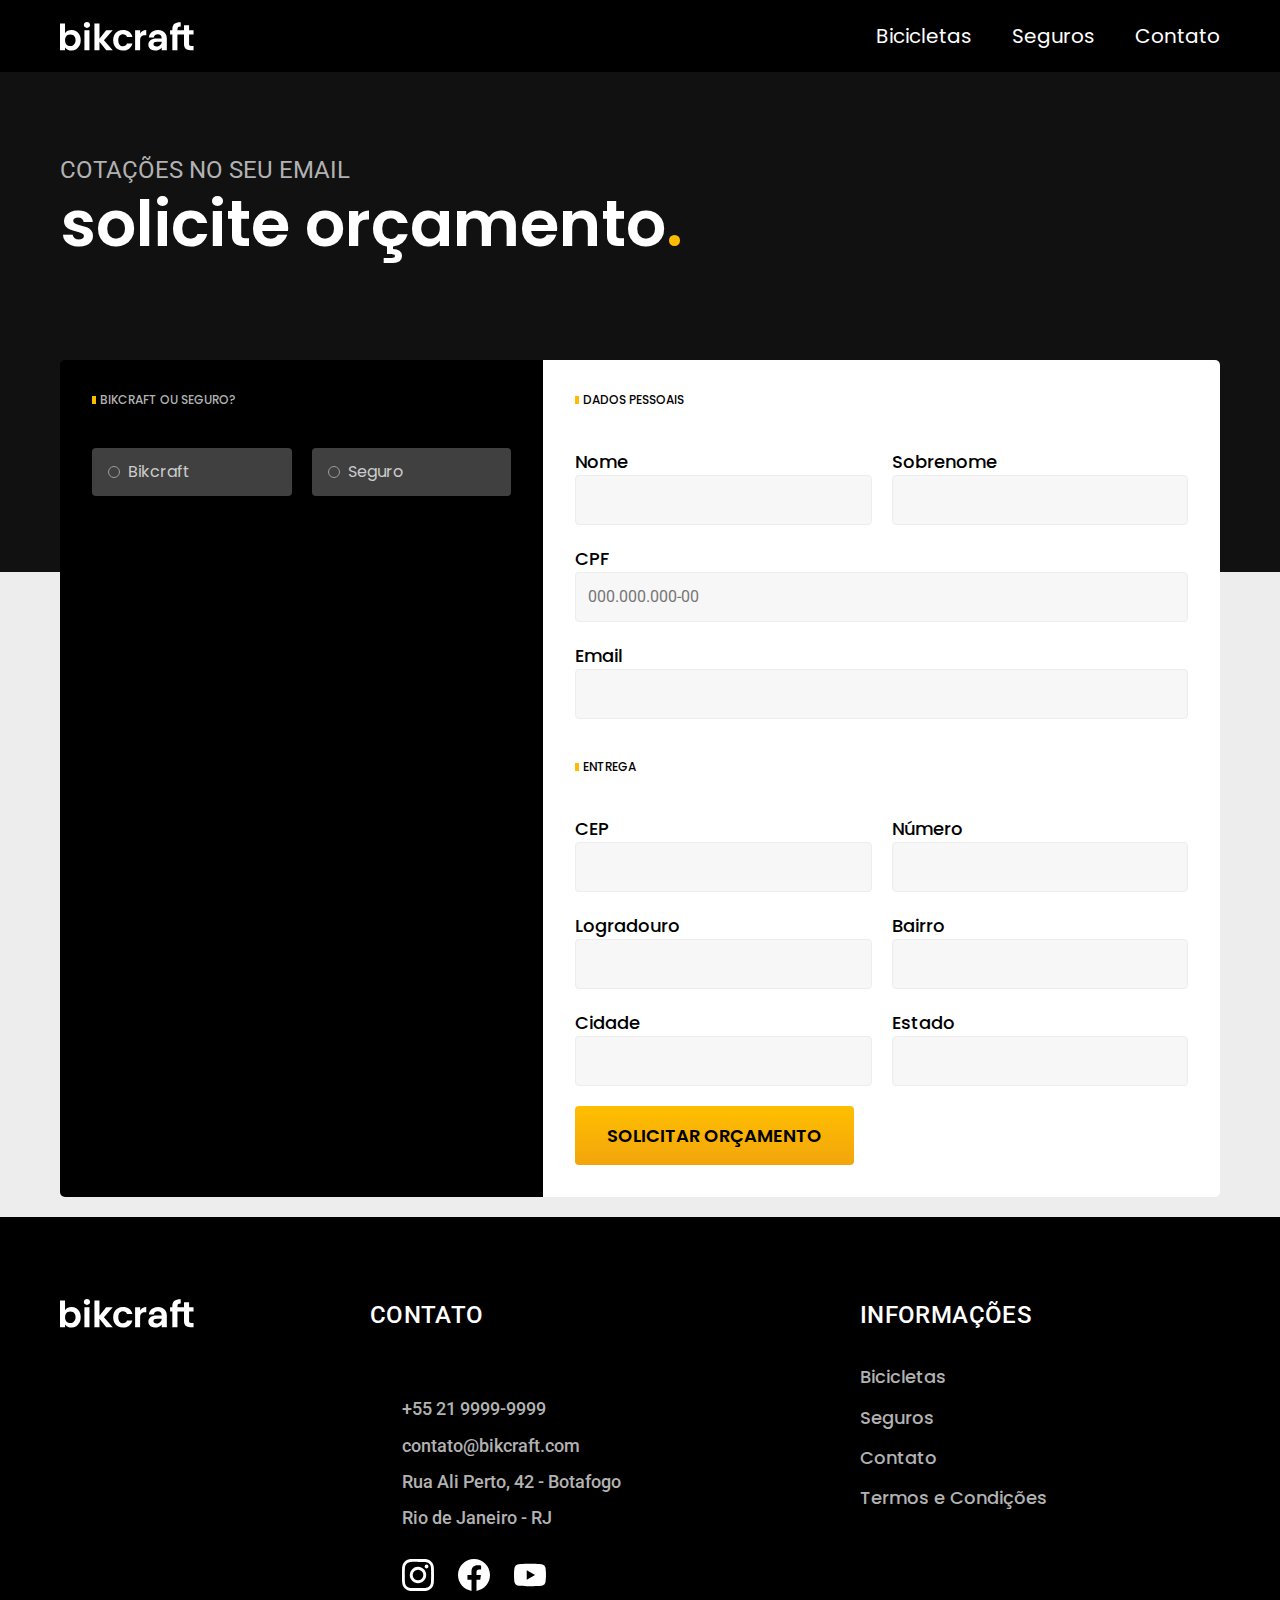
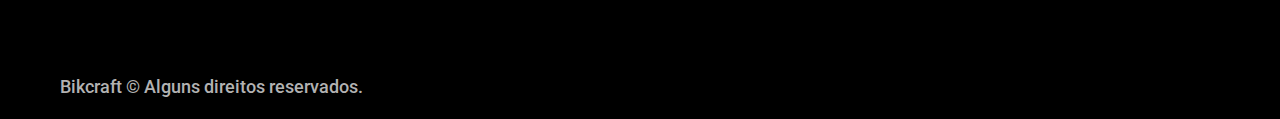
<file: pages/orcamento.html>
<!DOCTYPE html>
<html lang="pt-br">

<head>
  <meta charset="UTF-8">
  <meta name="viewport" content="width=device-width, initial-scale=1.0">

  <title>Bikcraft - Solicite orçamento</title>
  <meta name="description" content="Bikcraft - Orçamento.">

  <link rel="icon" href="../favicon.svg" type="image/svg+xml">
  <link rel="preload" href="../css/style.min.css" as="style">
  <link rel="stylesheet" href="../css/style.min.css">

  <link rel="preconnect" href="https://fonts.googleapis.com">
  <link rel="preconnect" href="https://fonts.gstatic.com" crossorigin>
  <link
    href="https://fonts.googleapis.com/css2?family=Poppins:wght@400;600&family=Roboto:wght@400;500&family=Merriweather:ital@1&display=swap"
    rel="stylesheet">

  <script>document.documentElement.classList.add('js');</script>
</head>

<body>
  <header class="header-general">

    <div class="header container">
      <a href="../">
        <img src="../img/bikcraft.svg" alt="Bikcraft">
      </a>

      <ul class="header-menu color-0">
        <a href="./bicicletas.html">
          <li>Bicicletas</li>
        </a>
        <a href="./seguros.html">
          <li>Seguros</li>
        </a>
        <a href="./contato.html">
          <li>Contato</li>
        </a>
      </ul>
    </div>
  </header>

  <main id="orcamento">
    <div class="titulo-bg">
      <div class="titulo container">
        <span class="sub-titulo font-2-l color-5">
          cotações no seu email
        </span>
        <h2 class="font-1-xxl color-0">solicite orçamento<span class="primary-1">.</span></h2>
      </div>
    </div>


    <form class="orcamento container" action="./orcamento.html">

      <div class="orcamento-produto">
        <h2 class="font-1-xs color-5">Bikcraft ou Seguro?</h2>

        <input type="radio" name="tipo" value="bikcraft" id="bikcraft">
        <label for="bikcraft">Bikcraft</label>

        <input type="radio" name="tipo" value="seguro" id="seguro">
        <label for="seguro">Seguro</label>

        <div class="orcamento-conteudo" id="orcamento-bikcraft">
          <h2 class="font-1-xs color-5">Escolha a sua</h2>

          <input type="radio" name="produto" value="nimbus" id="nimbus">
          <label for="nimbus">Nimbus Stark <span>R$ 4999</span></label>
          <div class="orcamento-detalhes">
            <ul class="font-1-xs color-8">
              <li><img src="../img/icones/eletrica.svg" alt=""> Motor Elétrico</li>
              <li><img src="../img/icones/carbono.svg" alt=""> Fibra de Carbono</li>
              <li><img src="../img/icones/velocidade.svg" alt=""> 50 km/h</li>
              <li><img src="../img/icones/rastreador.svg" alt=""> Rastreador</li>
            </ul>
            <img src="../img/bicicletas/nimbus.jpg" alt="Bicicleta preta">
          </div>

          <input type="radio" name="produto" value="magic" id="magic">
          <label for="magic">Magic Might <span>R$ 2499</span></label>
          <div class="orcamento-detalhes">
            <ul class="font-1-xs color-8">
              <li><img src="../img/icones/eletrica.svg" alt=""> Motor Elétrico</li>
              <li><img src="../img/icones/carbono.svg" alt=""> Fibra de Carbono</li>
              <li><img src="../img/icones/velocidade.svg" alt=""> 45 km/h</li>
              <li><img src="../img/icones/rastreador.svg" alt=""> Rastreador</li>
            </ul>
            <img src="../img/bicicletas/magic.jpg" alt="Bicicleta preta">
          </div>

          <input type="radio" name="produto" value="nebula" id="nebula">
          <label for="nebula">Nebula Cosmic <span>R$ 3999</span></label>
          <div class="orcamento-detalhes">
            <ul class="font-1-xs color-8">
              <li><img src="../img/icones/eletrica.svg" alt=""> Motor Elétrico</li>
              <li><img src="../img/icones/carbono.svg" alt=""> Fibra de Carbono</li>
              <li><img src="../img/icones/velocidade.svg" alt=""> 40 km/h</li>
              <li><img src="../img/icones/rastreador.svg" alt=""> Rastreador</li>
            </ul>
            <img src="../img/bicicletas/nebula.jpg" alt="Bicicleta branca">
          </div>

        </div>

        <div class="orcamento-conteudo" id="orcamento-seguro">
          <h2 class="font-1-xs color-5">Escolha o plano</h2>

          <input type="radio" name="produto" value="prata" id="prata">
          <label for="prata">Prata <span>R$ 199</span></label>

          <input type="radio" name="produto" value="ouro" id="ouro">
          <label for="ouro">Ouro <span>R$ 299</span></label>
        </div>
      </div>
      <div class="orcamento-dados form">
        <h2 class="font-1-xs color-9 col-2">dados pessoais</h2>
        <div>
          <label for="nome">Nome</label>
          <input type="text" id="nome" name="nome" required>
        </div>
        <div>
          <label for="sobrenome">Sobrenome</label>
          <input type="text" id="sobrenome" name="sobrenome">
        </div>
        <div class="col-2">
          <label for="cpf">CPF</label>
          <input type="text" id="cpf" name="cpf" placeholder="000.000.000-00">
        </div>
        <div class="col-2">
          <label for="email">Email</label>
          <input type="email" id="email" name="email" required>
        </div>
        <h2 class="font-1-xs color-9 col-2">entrega</h2>
        <div>
          <label for="cep">CEP</label>
          <input type="text" id="cep" name="cep">
        </div>
        <div>
          <label for="numero">Número</label>
          <input type="text" id="numero" name="numero">
        </div>
        <div>
          <label for="logradouro">Logradouro</label>
          <input type="text" id="logradouro" name="logradouro">
        </div>
        <div>
          <label for="bairro">Bairro</label>
          <input type="text" id="bairro" name="bairro">
        </div>
        <div>
          <label for="cidade">Cidade</label>
          <input type="text" id="cidade" name="cidade">
        </div>
        <div>
          <label for="estado">Estado</label>
          <input type="text" id="estado" name="estado">
        </div>
        <button class="botao col-2">Solicitar Orçamento</button>
      </div>
    </form>
  </main>

  </main>
  <footer class="footer-bg">

    <div class="container footer">
      <img src="../img/bikcraft.svg" alt="marca Bikcraft">

      <div class="color-0 contato-geral">
        <h3 class="font-2-l-b color-0">contato</h3>

        <ul class="color-5 font-2-m contato">
          <a href="tel:+552199999999">
            <li>+55 21 9999-9999</li>
          </a>
          <a href="mailto:contato@bikcraft.com">
            <li>contato@bikcraft.com</li>
          </a>
          <a href="/">
            <li>Rua Ali Perto, 42 - Botafogo</li>
          </a>
          <a href="/">
            <li>Rio de Janeiro - RJ</li>
          </a>

          <div class="medias">
            <a href="/">
              <li><img src="../img/redes/instagram.svg" alt=""></li>
            </a>

            <a href="/">
              <li><img src="../img/redes/facebook.svg" alt=""></li>
            </a>

            <a href="/">
              <li><img src="../img/redes/youtube.svg" alt=""></li>
            </a>
          </div>
        </ul>
      </div>

      <div class="info">
        <h3 class="color-0 font-2-l-b ">informações</h3>

        <ul class="color-5 font-1-m">
          <a href="./bicicletas.html">
            <li>Bicicletas</li>
          </a>
          <a href="./seguros.html">
            <li>Seguros</li>
          </a>
          <a href="./contato.html">
            <li>Contato</li>
          </a>
          <a href="./termos.html">
            <li>Termos e Condições</li>
          </a>
        </ul>

      </div>
    </div>
    <p class="color-5 font-2-m container copy">Bikcraft © Alguns direitos reservados.</p>
  </footer>

  <script src="../js/script.js"></script>
</body>

</html>
</file>
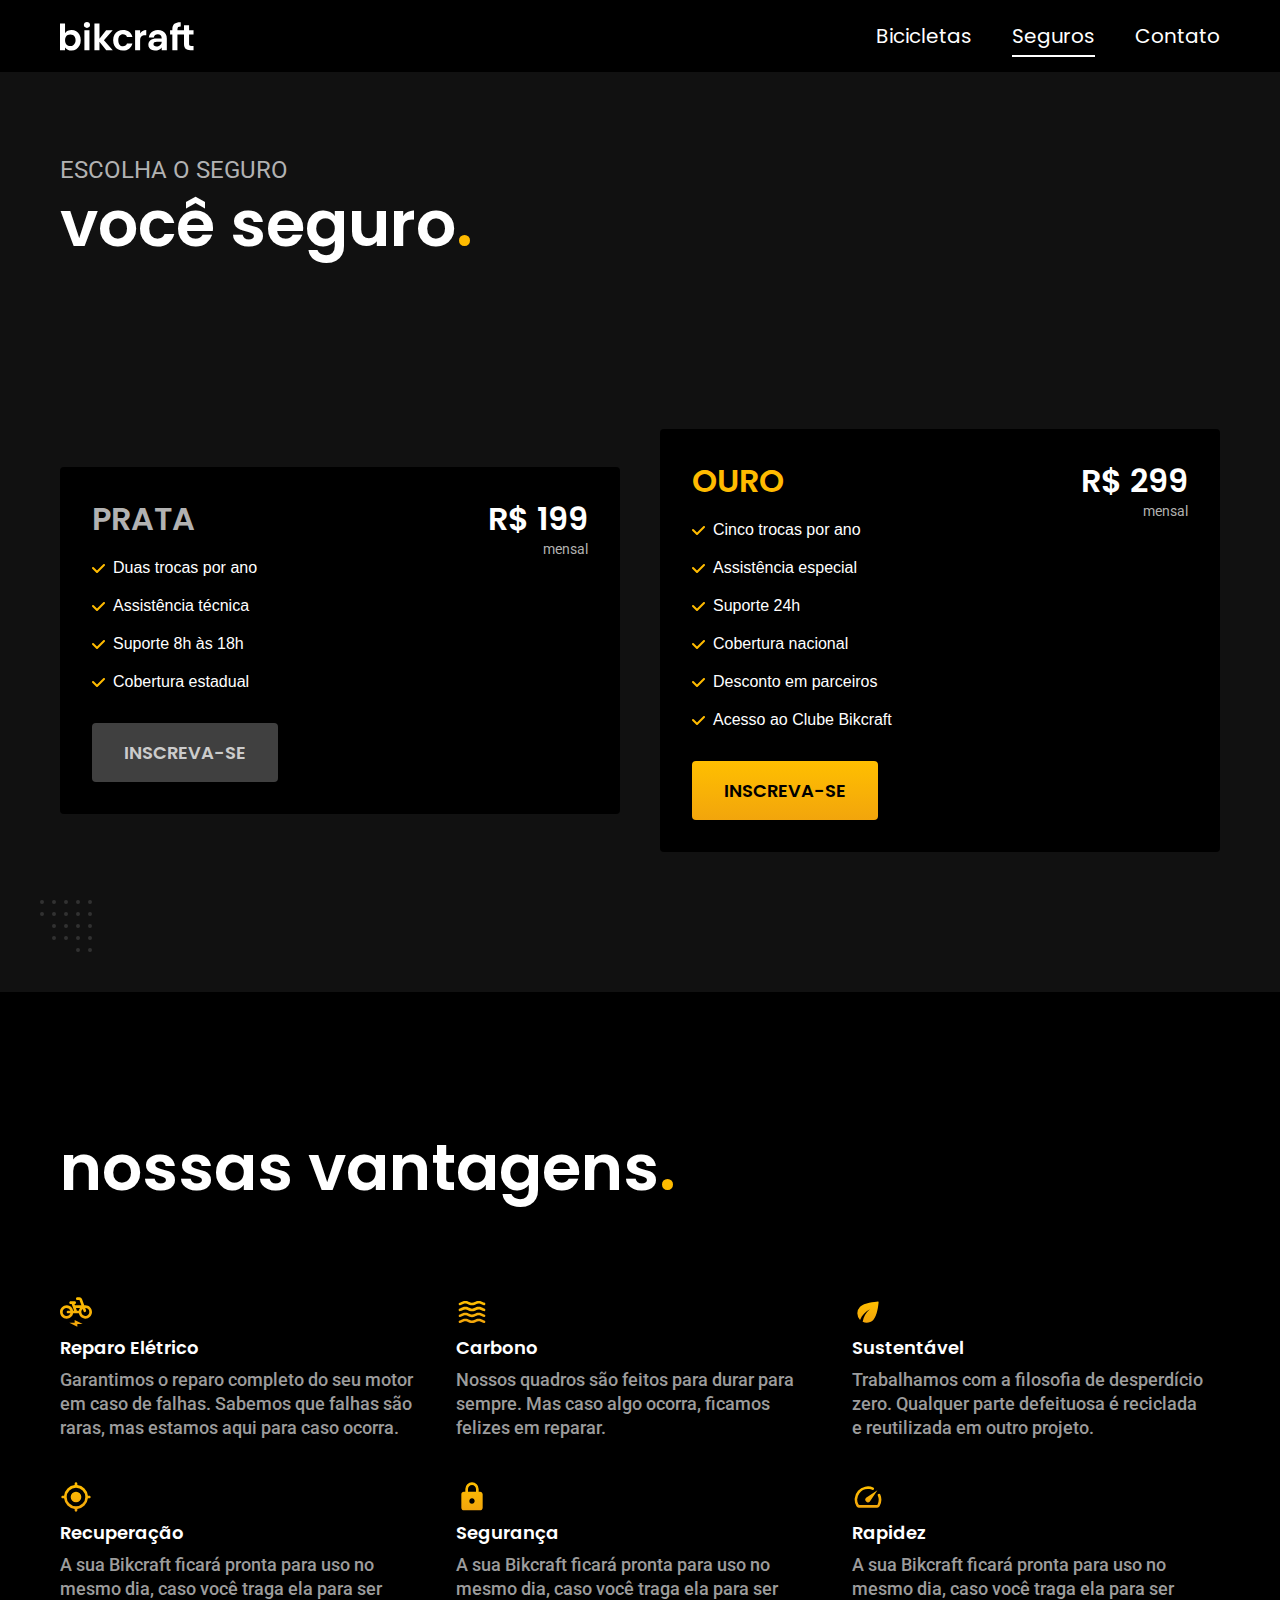
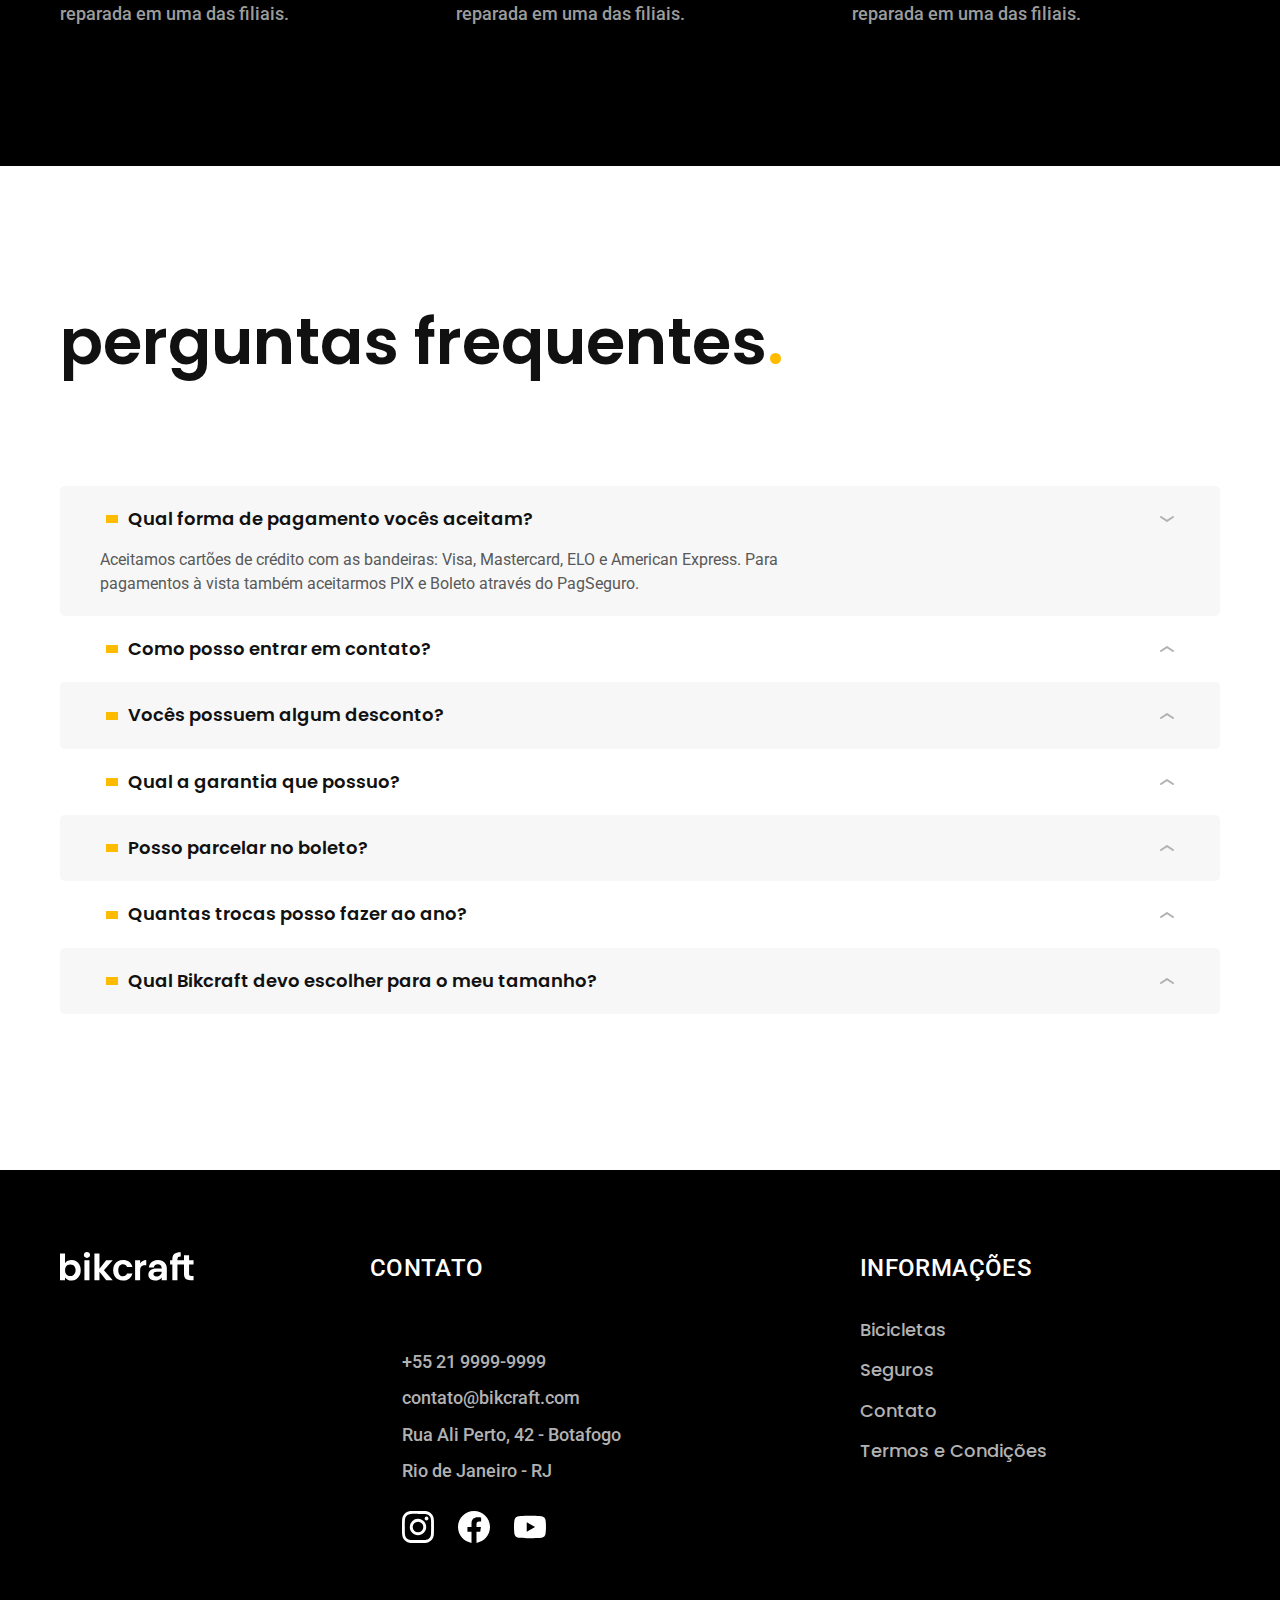
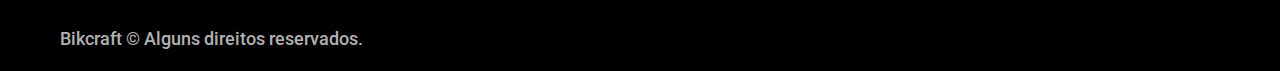
<file: pages/seguros.html>
<!DOCTYPE html>
<html lang="pt-br">

<head>
  <meta charset="UTF-8">
  <meta name="viewport" content="width=device-width, initial-scale=1.0">

  <title>Bikcraft - Seguros</title>
  <meta name="description" content="Bikcraft - Termos e condições.">

  <link rel="icon" href="../favicon.svg" type="image/svg+xml">
  <link rel="preload" href="../css/style.min.css" as="style">
  <link rel="stylesheet" href="../css/style.min.css">

  <link rel="preconnect" href="https://fonts.googleapis.com">
  <link rel="preconnect" href="https://fonts.gstatic.com" crossorigin>
  <link
    href="https://fonts.googleapis.com/css2?family=Poppins:wght@400;600&family=Roboto:wght@400;500&family=Merriweather:ital@1&display=swap"
    rel="stylesheet">

  <script>document.documentElement.classList.add('js');</script>
</head>

<body>
  <header class="header-general">

    <div class="header container">
      <a href="./">
        <img src="../img/bikcraft.svg" alt="Bikcraft">
      </a>

      <ul class="header-menu color-0">
        <a href="./bicicletas.html">
          <li>Bicicletas</li>
        </a>
        <a href="./seguros.html">
          <li>Seguros</li>
        </a>
        <a href="./contato.html">
          <li>Contato</li>
        </a>
      </ul>
    </div>
  </header>



  <main id="seguros">
    <div class="titulo-bg">
      <div class="titulo container">
        <span class="sub-titulo font-2-l color-5">
          escolha o seguro
        </span>
        <h2 class="font-1-xxl color-0">você seguro<span class="primary-1">.</span></h2>
      </div>
    </div>

    <div class="seguros-bg">
      <div class="seguros container">
        <div class="seguro-valor">
          <div class="seguros-valor-item fadeInLeft" data-anime="200">

            <h3 class="color-5 font-1-xl tipo">prata</h3>

            <div class="valor">
              <span class="preco color-0 font-1-xl">R$ 199 </span>
              <span class="periodo color-5 font-2-xs">mensal</span>
            </div>

            <ul class="color-0 vantagens">
              <li>Duas trocas por ano</li>
              <li>Assistência técnica</li>
              <li>Suporte 8h às 18h</li>
              <li>Cobertura estadual</li>
            </ul>

            <a href="./orcamento.html?tipo=seguro&produto=prata" class="botao inscrever fosco">inscreva-se</a>
          </div>

          <div class="seguros-valor-item fadeInRight" data-anime="400">

            <h3 class="primary-1 font-1-xl tipo">ouro</h3>

            <div class="valor">
              <span class="preco color-0 font-1-xl">R$ 299 </span>
              <span class="periodo color-5 font-2-xs">mensal</span>
            </div>

            <ul class="color-0 vantagens">
              <li>Cinco trocas por ano</li>
              <li>Assistência especial</li>
              <li>Suporte 24h</li>
              <li>Cobertura nacional</li>
              <li>Desconto em parceiros</li>
              <li>Acesso ao Clube Bikcraft</li>
            </ul>

            <a href="./orcamento.html?tipo=seguro&produto=ouro" class="botao inscrever">inscreva-se</a>
          </div>
        </div>
      </div>
    </div>

    <div class="vantagens-bg">
      <div class="vantagens-seguros_page container">
        <div>
          <div class="titulo">
            <h2 class="font-1-xxl color-0">nossas vantagens<span class="primary-1">.</span></h2>
          </div>
        </div>

        <ul class="vantagens-seguros-page-item">
          <li>
            <img src="../img/icones/eletrica.svg" alt="">
            <h4 class="color-0 font-1-m-b">Reparo Elétrico</h4>
            <p class="color-6 font-2-m">Garantimos o reparo completo do seu motor em caso de falhas. Sabemos que falhas
              são raras, mas estamos aqui para caso ocorra.</p>
          </li>

          <li>
            <img src="../img/icones/carbono.svg" alt="">
            <h4 class="color-0 font-1-m-b">Carbono</h4>
            <p class="color-6 font-2-m">Nossos quadros são feitos para durar para sempre. Mas caso algo ocorra, ficamos
              felizes em reparar.</p>
          </li>
          <li>
            <img src="../img/icones/sustentavel.svg" alt="">
            <h4 class="color-0 font-1-m-b">Sustentável</h4>
            <p class="color-6 font-2-m">Trabalhamos com a filosofia de desperdício zero. Qualquer parte defeituosa é
              reciclada e reutilizada em outro projeto.</p>
          </li>
          <li>
            <img src="../img/icones/rastreador.svg" alt="">
            <h4 class="color-0 font-1-m-b">Recuperação</h4>
            <p class="color-6 font-2-m">A sua Bikcraft ficará pronta para uso no mesmo dia, caso você traga ela para ser
              reparada em uma das filiais.</p>
          </li>
          <li>
            <img src="../img/icones/seguro.svg" alt="">
            <h4 class="color-0 font-1-m-b">Segurança</h4>
            <p class="color-6 font-2-m">A sua Bikcraft ficará pronta para uso no mesmo dia, caso você traga ela para ser
              reparada em uma das filiais.</p>
          </li>
          <li>
            <img src="../img/icones/velocidade.svg" alt="">
            <h4 class="color-0 font-1-m-b">Rapidez</h4>
            <p class="color-6 font-2-m">A sua Bikcraft ficará pronta para uso no mesmo dia, caso você traga ela para ser
              reparada em uma das filiais.</p>
          </li>
        </ul>
      </div>
    </div>

    <div class="questions-bg">
      <div class="questions container">
        <div>
          <div class="titulo">
            <h2 class="font-1-xxl color-11">perguntas frequentes<span class="primary-1">.</span></h2>
          </div>
        </div>

        <dl>
          <div>
            <dt><button class="color-11 font-1-m-b" aria-controls="question1" aria-expanded="true">
                Qual forma de pagamento vocês aceitam?</button>
            </dt>
            <dd id="question1" class="color-8 font-2-s ativa">
              Aceitamos cartões de crédito com as bandeiras: Visa, Mastercard, ELO e American Express. Para pagamentos à
              vista também aceitarmos PIX e Boleto através do PagSeguro.
            </dd>
          </div>

          <div>
            <dt><button class="color-11 font-1-m-b" aria-controls="question2" aria-expanded="false">
                Como posso entrar em contato?</button>
            </dt>
            <dd id="question2" class="color-8 font-2-s">
              Aceitamos cartões de crédito com as bandeiras: Visa, Mastercard, ELO e American Express. Para pagamentos à
              vista também aceitarmos PIX e Boleto através do PagSeguro.
            </dd>
          </div>

          <div>
            <dt><button class="color-11 font-1-m-b" aria-controls="question3" aria-expanded="false">
                Vocês possuem algum desconto?</button>
            </dt>
            <dd id="question3" class="color-8 font-2-s">
              Aceitamos cartões de crédito com as bandeiras: Visa, Mastercard, ELO e American Express. Para pagamentos à
              vista também aceitarmos PIX e Boleto através do PagSeguro.
            </dd>
          </div>

          <div>
            <dt><button class="color-11 font-1-m-b" aria-controls="question4" aria-expanded="false">
                Qual a garantia que possuo?</button>
            </dt>
            <dd id="question4" class="color-8 font-2-s">
              Aceitamos cartões de crédito com as bandeiras: Visa, Mastercard, ELO e American Express. Para pagamentos à
              vista também aceitarmos PIX e Boleto através do PagSeguro.
            </dd>
          </div>

          <div>
            <dt><button class="color-11 font-1-m-b" aria-controls="question5" aria-expanded="false">
                Posso parcelar no boleto?</button>
            </dt>
            <dd id="question5" class="color-8 font-2-s">
              Aceitamos cartões de crédito com as bandeiras: Visa, Mastercard, ELO e American Express. Para pagamentos à
              vista também aceitarmos PIX e Boleto através do PagSeguro.
            </dd>
          </div>

          <div>
            <dt><button class="color-11 font-1-m-b" aria-controls="question6" aria-expanded="false">
                Quantas trocas posso fazer ao ano?</button>
            </dt>
            <dd id="question6" class="color-8 font-2-s">
              Aceitamos cartões de crédito com as bandeiras: Visa, Mastercard, ELO e American Express. Para pagamentos à
              vista também aceitarmos PIX e Boleto através do PagSeguro.
            </dd>
          </div>

          <div>
            <dt><button class="color-11 font-1-m-b" aria-controls="question7" aria-expanded="false">
                Qual Bikcraft devo escolher para o meu tamanho?</button>
            </dt>
            <dd id="question7" class="color-8 font-2-s">
              Aceitamos cartões de crédito com as bandeiras: Visa, Mastercard, ELO e American Express. Para pagamentos à
              vista também aceitarmos PIX e Boleto através do PagSeguro.
            </dd>
          </div>
        </dl>
  </main>


  <footer class="footer-bg">

    <div class="container footer">
      <a href="../">
        <img src="../img/bikcraft.svg" alt="marca Bikcraft">
      </a>

      <div class="color-0 contato-geral">
        <h3 class="font-2-l-b color-0">contato</h3>

        <ul class="color-5 font-2-m contato">
          <a href="tel:+552199999999">
            <li>+55 21 9999-9999</li>
          </a>
          <a href="mailto:contato@bikcraft.com">
            <li>contato@bikcraft.com</li>
          </a>
          <a href="/">
            <li>Rua Ali Perto, 42 - Botafogo</li>
          </a>
          <a href="/">
            <li>Rio de Janeiro - RJ</li>
          </a>

          <div class="medias">
            <a href="/">
              <li><img src="../img/redes/instagram.svg" alt=""></li>
            </a>

            <a href="/">
              <li><img src="../img/redes/facebook.svg" alt=""></li>
            </a>

            <a href="/">
              <li><img src="../img/redes/youtube.svg" alt=""></li>
            </a>
          </div>
        </ul>
      </div>

      <div class="info">
        <h3 class="color-0 font-2-l-b ">informações</h3>

        <ul class="color-5 font-1-m">
          <a href="./bicicletas.html">
            <li>Bicicletas</li>
          </a>
          <a href="./seguros.html">
            <li>Seguros</li>
          </a>
          <a href="./contato.html">
            <li>Contato</li>
          </a>
          <a href="./termos.html">
            <li>Termos e Condições</li>
          </a>
        </ul>

      </div>
    </div>
    <p class="color-5 font-2-m container copy">Bikcraft © Alguns direitos reservados.</p>
  </footer>

  <script src="../js/simple-anime.js"></script>
  <script src="../js/script.js"></script>
</body>

</html>
</file>
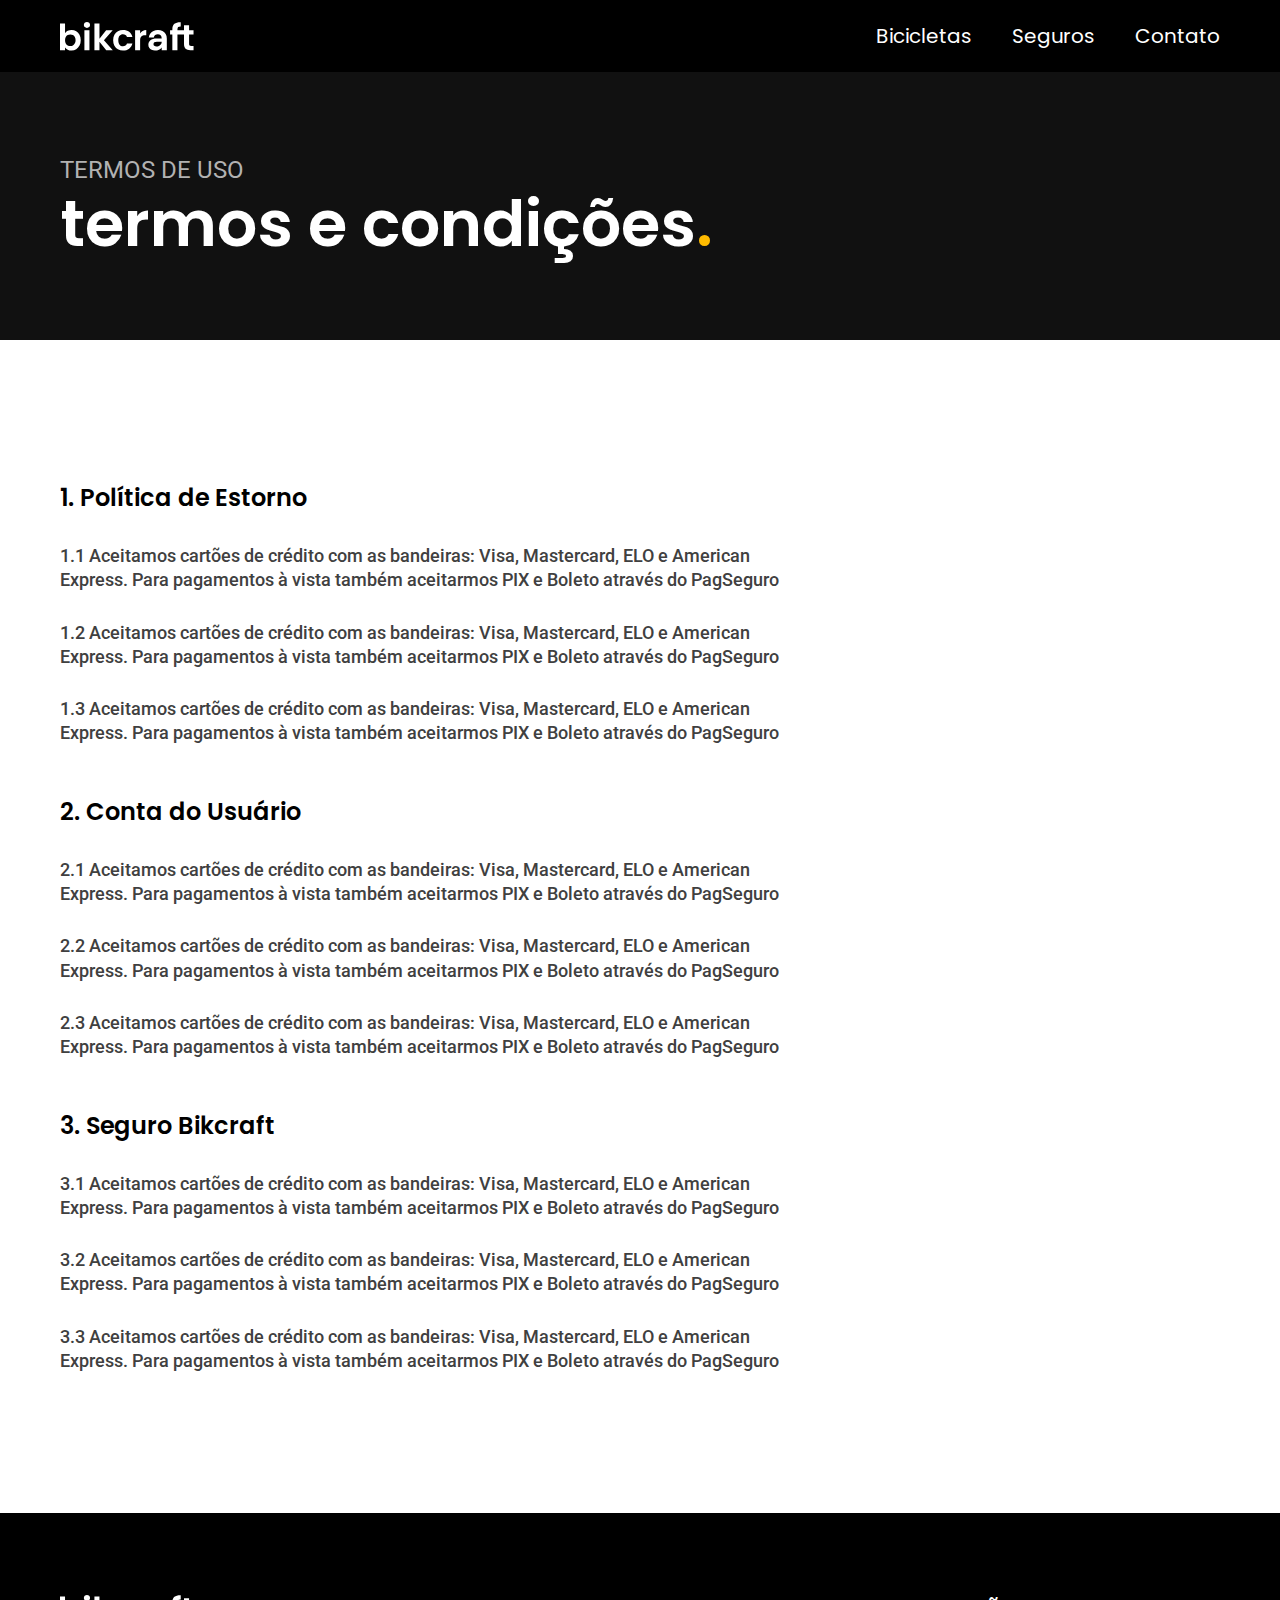
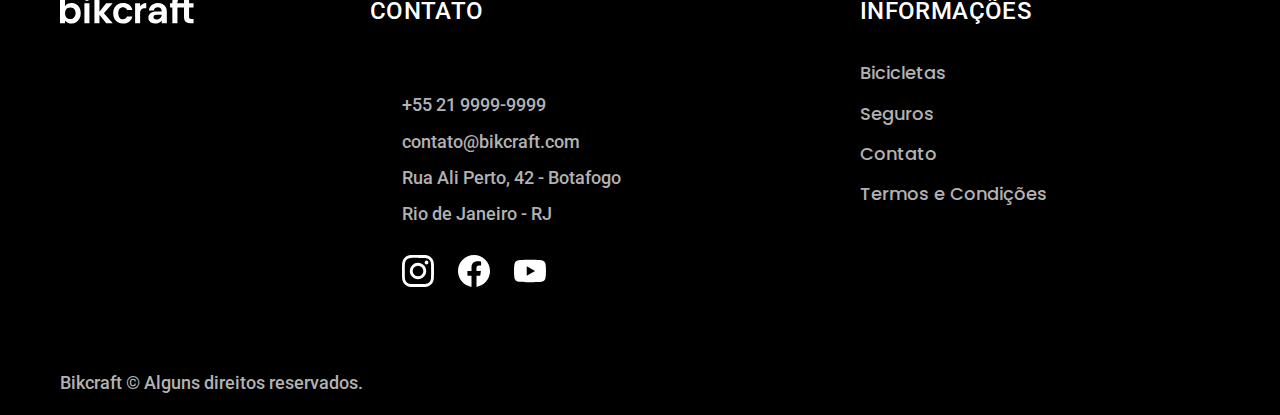
<file: pages/termos.html>
<!DOCTYPE html>
<html lang="pt-br">

<head>
  <meta charset="UTF-8">
  <meta name="viewport" content="width=device-width, initial-scale=1.0">

  <title>Bikcraft - Termos e Condições</title>
  <meta name="description" content="Bikcraft - Termos e condições.">

  <link rel="icon" href="../favicon.svg" type="image/svg+xml">
  <link rel="preload" href="../css/style.min.css" as="style">
  <link rel="stylesheet" href="../css/style.min.css">

  <link rel="preconnect" href="https://fonts.googleapis.com">
  <link rel="preconnect" href="https://fonts.gstatic.com" crossorigin>
  <link
    href="https://fonts.googleapis.com/css2?family=Poppins:wght@400;600&family=Roboto:wght@400;500&family=Merriweather:ital@1&display=swap"
    rel="stylesheet">

  <script>document.documentElement.classList.add('js');</script>
</head>

<body id="termos">
  <header class="header-general">

    <div class="header container">
      <a href="../">
        <img src="../img/bikcraft.svg" alt="Bikcraft">
      </a>

      <ul class="header-menu color-0">
        <a href="./bicicletas.html">
          <li>Bicicletas</li>
        </a>
        <a href="./seguros.html">
          <li>Seguros</li>
        </a>
        <a href="./contato.html">
          <li>Contato</li>
        </a>
      </ul>
    </div>
  </header>

  <div class="titulo-bg">
    <div class="titulo container">
      <span class="sub-titulo font-2-l color-5">
        termos de uso
      </span>
      <h2 class="font-1-xxl color-0">termos e condições<span class="primary-1">.</span></h2>
    </div>
  </div>

  <main class="termos">
    <div class="termos-content container">
      <h3 class="font-1-l-b">1. Política de Estorno</h3>
      <p class="termos-content-items font-2-m color-10">
        1.1 Aceitamos cartões de crédito com as bandeiras: Visa, Mastercard, ELO e American Express. Para pagamentos à
        vista também aceitarmos PIX e Boleto através do PagSeguro
      </p>

      <p class="termos-content-items font-2-m color-10">
        1.2 Aceitamos cartões de crédito com as bandeiras: Visa, Mastercard, ELO e American Express. Para pagamentos à
        vista também aceitarmos PIX e Boleto através do PagSeguro
      </p>

      <p class="termos-content-items font-2-m color-10">
        1.3 Aceitamos cartões de crédito com as bandeiras: Visa, Mastercard, ELO e American Express. Para pagamentos à
        vista também aceitarmos PIX e Boleto através do PagSeguro
      </p>

      <h3 class="font-1-l-b">2. Conta do Usuário</h3>
      <p class="termos-content-items font-2-m color-10">
        2.1 Aceitamos cartões de crédito com as bandeiras: Visa, Mastercard, ELO e American Express. Para pagamentos à
        vista também aceitarmos PIX e Boleto através do PagSeguro
      </p>

      <p class="termos-content-items font-2-m color-10">
        2.2 Aceitamos cartões de crédito com as bandeiras: Visa, Mastercard, ELO e American Express. Para pagamentos à
        vista também aceitarmos PIX e Boleto através do PagSeguro
      </p>

      <p class="termos-content-items font-2-m color-10">
        2.3 Aceitamos cartões de crédito com as bandeiras: Visa, Mastercard, ELO e American Express. Para pagamentos à
        vista também aceitarmos PIX e Boleto através do PagSeguro
      </p>

      <h3 class="font-1-l-b">3. Seguro Bikcraft</h3>
      <p class="termos-content-items font-2-m color-10">
        3.1 Aceitamos cartões de crédito com as bandeiras: Visa, Mastercard, ELO e American Express. Para pagamentos à
        vista também aceitarmos PIX e Boleto através do PagSeguro
      </p>

      <p class="termos-content-items font-2-m color-10">
        3.2 Aceitamos cartões de crédito com as bandeiras: Visa, Mastercard, ELO e American Express. Para pagamentos à
        vista também aceitarmos PIX e Boleto através do PagSeguro
      </p>

      <p class="termos-content-items font-2-m color-10">
        3.3 Aceitamos cartões de crédito com as bandeiras: Visa, Mastercard, ELO e American Express. Para pagamentos à
        vista também aceitarmos PIX e Boleto através do PagSeguro
      </p>
    </div>
  </main>


  <footer class="footer-bg">

    <div class="container footer">
      <img src="../img/bikcraft.svg" alt="marca Bikcraft">

      <div class="color-0 contato-geral">
        <h3 class="font-2-l-b color-0">contato</h3>

        <ul class="color-5 font-2-m contato">
          <a href="tel:+552199999999">
            <li>+55 21 9999-9999</li>
          </a>
          <a href="mailto:contato@bikcraft.com">
            <li>contato@bikcraft.com</li>
          </a>
          <a href="/">
            <li>Rua Ali Perto, 42 - Botafogo</li>
          </a>
          <a href="/">
            <li>Rio de Janeiro - RJ</li>
          </a>

          <div class="medias">
            <a href="/">
              <li><img src="../img/redes/instagram.svg" alt=""></li>
            </a>

            <a href="/">
              <li><img src="../img/redes/facebook.svg" alt=""></li>
            </a>

            <a href="/">
              <li><img src="../img/redes/youtube.svg" alt=""></li>
            </a>
          </div>
        </ul>
      </div>

      <div class="info">
        <h3 class="color-0 font-2-l-b ">informações</h3>

        <ul class="color-5 font-1-m">
          <a href="./bicicletas.html">
            <li>Bicicletas</li>
          </a>
          <a href="./seguros.html">
            <li>Seguros</li>
          </a>
          <a href="./contato.html">
            <li>Contato</li>
          </a>
          <a href="./termos.html">
            <li>Termos e Condições</li>
          </a>
        </ul>

      </div>
    </div>
    <p class="color-5 font-2-m container copy">Bikcraft © Alguns direitos reservados.</p>
  </footer>

  <script src="../js/script.js"></script>
</body>

</html>
</file>
<file: css/style.css>
@import "./global/header.css";
@import "./global/footer.css";
@import "./global/global.css";
@import "./global/typography.css";
@import "./home/intro.css";
@import "./home/bike-list.css";
@import "./home/technology.css";
@import "./home/parceiros.css";
@import "./home/testemonial.css";
@import "./insurance/seguros.css";
@import "./bike/bicicletas.css";
@import "./bike/bike-interna.css";
@import "./terms/termos.css";
@import "./contato/contato.css";
@import "./orcamento/orcamento.css";
@import "./utilities/components.css";
@import "./utilities/colors.css";
@import "./utilities/anime.css";
</file>
<file: css/style.min.css>
.header-general{background-color:var(--color-12)}.header{display:flex;flex-wrap:wrap;justify-content:space-between;align-items:center;gap:40px}.header-menu{display:flex;flex-wrap:wrap;gap:40px;justify-content:center}.header-menu a{display:inline-block;font-size:1.25rem;position:relative;font-family:Poppins;font-weight:400}.header-menu a:after{content:"";display:block;height:2px;width:0;background-color:var(--color-0);margin-top:4px;transition:.3s;position:absolute}.header-menu a.ativo::after,.header-menu a:hover:after{width:100%}@media (max-width:600px){.header{justify-content:center}.header-menu a:hover:after{display:none}.header-menu a{background-color:var(--color-11);padding:10px 16px;border-radius:4px;font-size:16px;transition:.3s}.header-menu a:hover{background-color:var(--color-10)}}.footer-bg{background-color:var(--color-12);padding-top:60px}.footer{display:grid;grid-template-columns:3fr 5fr 4fr;gap:40px}.footer h3{margin-bottom:32px}.footer .contato li{margin-bottom:12px}.footer li{margin-bottom:16px}.footer li:hover{color:var(--color-0)}.footer .medias{padding-top:16px;display:flex;gap:24px}.contato-geral ul li:nth-child(2n){border-bottom:.2px var(--color-10) solid;padding-bottom:10px}@media (max-width:850px){.footer{grid-template-columns:1fr 2fr}.contato-geral,.info{grid-row:2}}@media (max-width:650px){.footer{grid-template-columns:1fr}.contato-geral,.info{grid-row:initial}}body{margin:0;font-family:Arial,Helvetica,sans-serif}blockquote,dd,h1,h2,h3,h4,p,ul{margin:0}ul{padding:0;list-style-type:none}a{text-decoration:none;color:inherit}img{max-width:100%;display:block}img[src$=jpg]{border-radius:4px}.titulo-bg{background-color:var(--color-11);padding-top:60px;padding-bottom:60px}.sub-titulo{text-transform:uppercase}.font-1-xs{font:500 0.75rem/1.35 Poppins,sans-serif}.font-2-xs{font:400 0.875rem/1.43 Roboto,sans-serif}.font-1-s{font:500 1rem/1.5 Poppins,sans-serif}.font-2-s{font:400 1rem/1.5 Roboto,sans-serif}.font-1-m,.font-1-m-b{font:500 1.125rem/1.35 Poppins,sans-serif}.font-1-m-b{font-weight:600}.font-2-m{font:500 1.125rem/1.35 Roboto,sans-serif}.font-1-l{font:500 1.5rem/1.5 Poppins,sans-serif}.font-1-l-b{font:600 1.5rem/1.5 Poppins,sans-serif}.font-2-l,.font-2-l-b{font:400 1.5rem/1.5 Roboto,sans-serif}.font-2-l-b{font-weight:500;letter-spacing:.015em;text-transform:uppercase}.font-1-xl{font:600 2rem/1.25 Poppins,sans-serif}.font-2-xl{font:500 2rem/1.25 Roboto,sans-serif}.font-1-xxl{font:600 4rem/1.125 Poppins,sans-serif}@media (max-width:1200px){.font-1-xxl{font-size:3rem}.font-2-l{font-size:1.125rem}}@media (max-width:800px){.font-1-xxl{font-size:2rem}.font-2-l-b{font-size:1.125rem}}.intro-general{background:var(--color-12) url(../img/dec/bottom-left.svg) no-repeat bottom 160px left 40px;box-shadow:inset 0 -120px var(--color-0)}.intro{display:grid;grid-template-columns:1fr 1fr;gap:40px}.intro-content{color:var(--color-0);align-self:flex-end;margin-top:200px;padding-bottom:240px}.intro-content h1{margin-bottom:32px}.intro-content p{margin-bottom:20px}picture img{height:100%;object-fit:cover}@media (max-width:1200px){.intro-content{margin-top:100px}}@media (max-width:800px){.intro{grid-template-columns:1fr}.intro-content{padding-bottom:0;margin-top:50px}picture img{height:300px;width:100%}.intro-content h1{font-size:2.5rem;margin-bottom:16px}}.bike-list{max-width:1400px;margin-left:auto;margin-right:auto;overflow-x:auto;padding-bottom:1rem}.bike-list h2{padding-top:80px;margin-bottom:40px}.bike-list-items{display:flex;gap:2.5rem}.bike-list-items img{min-width:300px;margin-bottom:16px}.bike-list-items a{display:block}.bike-list-items h3{margin-bottom:8px;display:flex;align-items:center;gap:.5rem}.bike-list-items h3::before{content:"";display:inline-block;width:10px;height:6px;background-color:var(--primary-2);transition:.3s}.bike-list-items a:hover h3::before{width:20px}.bike-list-items span{padding-left:18px}@media (max-width:600px){.bike-list h2{padding-top:80px;margin-bottom:20px}}.technology-bg{background-color:var(--color-11);margin-top:120px;box-shadow:inset 0 120px var(--color-0),inset 0 -120px var(--color-0)}.technology{display:grid;grid-template-columns:1fr 1fr;gap:40px}.tech-img img{height:100%;object-fit:cover;object-position:left}.tech-content{padding-top:160px;padding-bottom:160px}.tech-content span{display:inline-block;margin-bottom:20px}.tech-content a{display:inline-block;margin-top:16px;margin-bottom:80px}.tech-advantages{display:flex;gap:40px}.tech-advantages-item img,h3{margin-bottom:8px}@media (max-width:800px){.technology-bg{box-shadow:initial;margin-top:80px}.technology{grid-template-columns:1fr}.tech-content{padding-top:40px;padding-bottom:40px}.tech-img{display:none}}@media (max-width:600px){.tech-content a{margin-bottom:40px}.tech-advantages{flex-wrap:wrap}.tech-advantages h3{width:max-content}}.parceiros-list h2{margin-bottom:100px}.parceiros-list-items{display:grid;grid-template-columns:repeat(4,1fr);max-width:1400px;margin:0 auto}.parceiros-list-items li{display:flex;border-left:2px solid var(--color-2);padding:32px}.parceiros-list-items li:nth-child(n+5){border-top:2px solid var(--color-2)}.parceiros-list-items li:first-child,.parceiros-list-items li:nth-child(5){border-left:none}.parceiros-list-items img{margin:0 auto}@media (max-width:1200px){.parceiros-list h2{margin-bottom:61px}.parceiros-list-items{grid-template-columns:repeat(2,1fr)}.parceiros-list-items li:nth-child(n+3){border-top:2px solid var(--color-2)}.parceiros-list-items li:nth-child(odd){border-left:none}}@media (max-width:600px){.parceiros-list h2{margin-top:16px;margin-bottom:46px}.parceiros-list-items li{padding:16px}}.testemonial{display:grid;grid-template-columns:1fr 1fr;padding-top:120px}.testemonial-content{display:grid;align-items:end;padding:80px;background:var(--primary-1) url(../img/dec/bottom-right.svg) no-repeat bottom 40px right 40px}.testemonial-content blockquote{max-width:52ch}.testemonial-content p{position:relative}.testemonial-content p::before{content:"“";color:var(--primary-2);font-size:84px;font-family:Merriweather,serif;position:absolute;top:-30px;left:-50px}.testemonial-content p::after{content:"”";color:var(--primary-2);font-size:84px;font-family:Merriweather,serif;position:absolute}.testemonial-content p{font-family:Merriweather,serif;margin-bottom:32px}.testemonial img{border-radius:0;height:100%;object-fit:cover}@media (max-width:1000px){.testemonial{grid-template-columns:1fr;padding-top:60px}.testemonial-img img{max-height:300px;width:100%}.testemonial-content{justify-content:center}.testemonial-content blockquote{text-align:center;max-width:64ch}}.seguros-bg{background:var(--color-11) url(../img/dec/bottom-left.svg) no-repeat bottom 40px left 40px;padding-top:68.5px;padding-bottom:120px}.seguros h2{margin-bottom:104px}.tipo{text-transform:uppercase}.seguro-valor{display:flex;align-items:center;gap:40px}.seguros-valor-item{display:grid;grid-template-columns:1fr 1fr;height:fit-content;width:560px;background-color:var(--color-12);padding:32px;border-radius:4px}.inscrever{grid-column:1;height:min-content;width:fit-content;margin-top:12px}.vantagens-bg{background-color:var(--color-12);padding-top:120px;padding-bottom:120px}.valor{display:flex;flex-direction:column;justify-self:flex-end;align-items:end}.vantagens li{margin-bottom:20px}.vantagens li::before{content:"";display:inline-block;height:9px;width:13px;background:url(../img/icones/lista.svg);margin-right:8px}.vantagens-seguros-page-item{display:grid;grid-template-columns:repeat(auto-fit,minmax(300px,max-content));gap:40px;margin-top:92px}.vantagens-seguros-page-item li{max-width:40ch}.vantagens-seguros-page-item li h4{margin-top:8px;margin-bottom:8px}.questions-bg{padding-top:120px;padding-bottom:120px}.questions-bg h2{margin-bottom:108px}.questions-bg dl>div{display:grid;gap:16px;padding:20px 40px;border-radius:5px}.questions-bg dl>div:nth-child(odd){background-color:var(--color-1)}.js .questions-bg dl>div>dd{max-width:80ch;display:none}.js .questions-bg dl>div>dd.ativa{display:block}.questions-bg button{display:grid;grid-template-columns:auto 1fr auto;align-items:center;gap:10px;border:none;background:0 0;width:100%;text-align:left}.questions-bg button::before{content:"";display:inline-block;width:12px;height:8px;background-color:var(--primary-1)}.questions-bg button::after{content:"";display:inline-block;width:14px;height:6px;background:url(../img/icones/seta-abrir.svg);cursor:pointer;transition:.3s}.questions-bg button:hover::after,.questions-bg button[aria-expanded=true]::after{transform:rotate(180deg)}@media (max-width:1200px){.seguro-valor{flex-wrap:wrap;justify-content:center}.seguros h2{margin-bottom:60px}.vantagens-seguros-page-item{margin-top:42px}.vantagens-bg{padding-top:60px;padding-bottom:60px}.questions-bg{padding-top:60px;padding-bottom:60px}.questions-bg h2{margin-bottom:56px}}@media (max-width:600px){.seguros-valor-item{grid-template-columns:1fr}.valor{flex-direction:row;justify-self:flex-start;align-items:center;gap:10px;padding-bottom:24px}.preco{font-size:1.5rem}.seguros-bg{padding-bottom:60px;padding-top:0}#seguros .titulo-bg{padding-bottom:0;padding-top:32px}}.bike-item{display:grid;grid-template-columns:1fr 1fr;gap:40px;align-content:center;background:url(../img/dec/top-right.svg) no-repeat top 40px right 40px}.bike-item:not(last-child){margin-bottom:60px}.bike-item-bg{padding-top:120px;padding-bottom:120px}.bike-item-info{display:grid;grid-template-columns:1fr auto}.bike-item-info .botao{display:grid;place-self:end;padding:16px 32px}.bike-item-info .botao span::after{content:"";display:inline-block;width:18px;height:10px;background:url(/img/icones/seta.svg);place-self:end;margin-left:10px}.bike-item-info-content h3{margin-bottom:20px}.bike-item-info-content h3::before{content:"";display:block;width:12px;height:8px;background-color:var(--primary-1)}.bike-item-info-content p{margin-bottom:32px}.bike-item-info-content ul li{display:flex;align-items:center;gap:8px;margin-bottom:16px}.bike-item-info-content ul li img{width:24px}.bike-item-img{position:relative}.bike-item-img img{height:100%;object-fit:cover}.bike-item-img span{position:absolute;right:0;top:24px;background-color:var(--color-11);border-radius:4px 0 0 4px;padding:8px 16px 8px 8px}.bike-item-bg-black{background:linear-gradient(to right,var(--color-0) 30%,var(--color-11) 30%)}.bike-item-bg-black .bike-item{padding-top:60px;padding-bottom:60px}@media (max-width:1000px){.bike-item{grid-template-columns:1fr;gap:40px}.bike-item-bg{padding-top:64px;padding-bottom:64px}.bike-item-bg-black{background:var(--color-11)}}@media (max-width:600px){.bike-item-bg{padding-top:40px;padding-bottom:0}.bike-item-info{grid-template-columns:1fr}.bike-item-info .botao{place-self:start;margin-top:8px}}.bike-interna-bg{background-color:var(--color-11)}.bike-interna{display:grid;grid-template-columns:1fr 1fr;gap:40px;padding-top:60px;padding-bottom:60px;align-items:start}.bike-interna_img{display:flex;flex-wrap:wrap;gap:20px}.bike-interna_img img{flex:1;min-width:200px;object-fit:cover}.bike-interna_img img:first-child{min-width:100%}.bike-interna_content_p1{max-width:40ch;margin-bottom:32px}.bike-interna_extra{display:grid;grid-template-columns:max-content auto;gap:20px;margin-bottom:32px}.bike-interna_extra .extra{display:grid;gap:12px}.extra div{display:flex;gap:4px;align-items:center;background-color:var(--color-12);width:160px}.extra div img{width:20px;height:20px}.bike-interna_ficha-general h3,.bike-interna_info h3{text-transform:uppercase}.bike-interna_info_txt-general{background-color:var(--color-12);display:grid;grid-template-columns:repeat(auto-fit,minmax(200px,max-content));gap:40px;padding:32px;margin-bottom:32px}.bike-interna_info_txt h4{margin-top:4px;margin-bottom:8px}.bike-interna_ficha{background-color:var(--color-12);padding:32px}.bike-interna_ficha p{color:var(--color-0);display:flex;justify-content:space-between}.bike-interna_ficha p:not(:last-child){margin-bottom:12px}.bike-interna_ficha p span{color:var(--color-5)}.bike-esp-bg{background-color:var(--color-0);padding-bottom:120px}.ad-seguro-bg{background:var(--color-11) url(../img/dec/bottom-right.svg) no-repeat bottom 160px right 40px;box-shadow:inset 0 120px var(--color-0),inset 0 -120px var(--color-12)}.ad-seguro{display:grid;grid-template-columns:1fr 1fr;gap:40px}.ad-seguro-img img{height:100%;width:100%;object-fit:cover}.ad-seguro-content{padding-top:180px;padding-bottom:180px}.ad-seguro-content p{margin-top:32px;margin-bottom:20px}@media (max-width:1000px){.bike-interna{grid-template-columns:1fr}.bike-interna_img{grid-row:2}#bike-interna .titulo-bg{padding-top:0;padding-bottom:0}.bike-interna_content_item{display:flex;flex-wrap:wrap;gap:40px}.bike-interna_extra{align-items:center}.bike-interna_info_txt-general{grid-template-columns:repeat(auto-fit,minmax(300px,max-content))}}@media (max-width:850px){.bike-interna_content_p1{margin-bottom:4px;max-width:60ch}.bike-interna_extra{grid-template-columns:auto}.ad-seguro{grid-template-columns:1fr}.ad-seguro-content{grid-row:1;padding-top:40px;padding-bottom:0}.ad-seguro-bg{box-shadow:inset 0 -120px var(--color-12)}.ad-seguro-img{height:250px}.bike-esp-bg{padding-bottom:60px}}.termos{padding-top:120px;padding-bottom:120px}.termos-content h3,p{max-width:75ch}.termos p{margin-top:28px}.termos p+h3{margin-top:48px}.contato-bg{background:linear-gradient(var(--color-11) 500px,var(--color-2) 0)}.contato-bg-interno{display:grid;grid-template-columns:5fr 7fr}.contato{padding:32px}.contato-dados-bg{background:var(--color-12) url(../img/dec/bottom-left.svg) no-repeat bottom 20px left 20px;border-radius:4px 0 0 4px;box-shadow:0 1px 2px rgba(0,0,0,.1)}.contato-dados-bg h3{margin-bottom:60px}.contato-endereco{margin-bottom:32px;padding-left:28px}.contato-endereco p:not(:last-child){margin-bottom:4px}.contato-redes{display:flex;gap:32px}.contato-endereco-estado{background:url(../img/icones/local.svg) no-repeat 0 2px}address.contato-endereco{display:grid;gap:4px;background:url(../img/icones/email.svg) no-repeat 0 2px}address.contato-endereco a:last-child{margin-top:28px;position:relative}address.contato-endereco a:last-child::before{content:"";display:inline-block;background:url(../img/icones/telefone.svg);height:20px;width:20px;position:absolute;left:-28px}.contato-formulario-bg{background:var(--color-0) url(../img/dec/bottom-right.svg) no-repeat bottom 20px right 20px;box-shadow:0 1px 2px rgba(0,0,0,.1);border-radius:0 4px 4px 0}.contato-formulario form{display:grid;grid-template-columns:1fr 1fr;gap:20px}.contato-formulario form label{display:block;font:600 1rem/1.5 Poppins,sans-serif;margin-bottom:4px}.form input[type=email],.form input[type=text],.form textarea{font:400 1rem/1.5 Roboto,sans-serif;background-color:var(--color-1);border:1px solid var(--color-2);padding:12px;border-radius:4px;width:100%;box-sizing:border-box}.form input[type=email]:focus,.form input[type=text]:focus,.form textarea:focus{outline:0;border:1px solid var(--primary-1);box-shadow:0 0 0 2px #fea}.col-2{grid-column:span 2}#contato{background-color:var(--color-2)}.form button{width:max-content}.local-stories-bg{background-color:var(--color-2);padding-top:120px;padding-bottom:120px}.local-stories-bg h2{margin-bottom:60px}.local-store-city{display:grid;grid-template-columns:1fr 1fr;gap:40px}.local-store-city-func p{font-weight:600}.local-store-img img{border-radius:4px 4px 0 0}.local-store-city-content{background:var(--color-0);padding:32px;display:grid;gap:32px;border-radius:0 0 4px 4px}.local-store-city-content h3{display:flex;align-items:center;gap:16px}.local-store-city-content h3::before{content:"";display:inline-block;width:12px;height:8px;background-color:var(--primary-1)}.local-store-city-data{display:grid;grid-template-columns:1fr 1fr;gap:78px}.local-store-city-data div{border-left:2px solid var(--color-2);padding-left:12px;margin-left:24px;display:grid;gap:8px}.local-store-city-func p{background:url(../img/icones/horario.svg) no-repeat 0 2px;display:inline-block;padding-left:28px}.local-store-city-item{box-shadow:0 1px 2px rgba(0,0,0,.1)}@media (max-width:1000px){.local-store-city{grid-template-columns:1fr}.local-stories-bg{padding-top:60px;padding-bottom:60px}.local-store-city-data{gap:40px}.contato-dados-bg{background:var(--color-12)}}@media (max-width:800px){.contato-bg-interno{grid-template-columns:1fr}#contato .titulo-bg{padding-top:40px;padding-bottom:20px}.contato-formulario form div:first-child,.contato-formulario form div:nth-child(2){grid-column:span 2}.contato-formulario-bg{border-radius:0 4px 4px 0}.local-store-city{grid-template-columns:1fr}.local-stories-bg h2{margin-bottom:40px}.local-stories-bg{padding-top:40px;padding-bottom:40px}.local-store-city-data{grid-template-columns:1fr}}#orcamento{background:linear-gradient(var(--color-11) 500px,var(--color-2) 0)}.orcamento{display:grid;grid-template-columns:5fr 7fr}.orcamento h2{text-transform:uppercase;margin-bottom:20px;display:flex;align-items:center;gap:4px}.orcamento h2::before{content:"";display:block;width:4px;height:8px;background-color:var(--primary-1)}.orcamento-produto{border-radius:5px 0 0 5px;background:var(--cor-12);display:grid;grid-template-columns:1fr 1fr;gap:20px;align-content:start}.orcamento-produto>*{grid-column:1/-1}.orcamento-produto>label{grid-column:initial}.orcamento-produto input{opacity:0;position:absolute;pointer-events:none}.orcamento-produto label{font:400 1rem/1.5 Poppins,sans-serif;color:var(--color-4);background-color:var(--color-10);padding:12px 16px;border-radius:4px;cursor:pointer;display:grid;grid-template-columns:auto 1fr auto;align-items:center;border:1px solid var(--cor-10)}.orcamento-produto input:checked+label{background:var(--color-0);color:var(--color-11)}.orcamento-produto label::before{content:"";display:inline-block;box-sizing:border-box;width:12px;height:12px;border:1px solid var(--color-6);border-radius:50%;margin-right:8px}.orcamento-produto input:checked+label::before{border-color:var(--color-7);box-shadow:inset 0 0 0 3px var(--color-0),inset 0 0 0 6px var(--color-7)}.orcamento-produto label:hover{background-color:var(--cor-9);border-color:var(--cor-9)}.orcamento-produto input:focus+label{box-shadow:0 0 0 2px var(--primary-1);border-color:var(--color-12)}.orcamento-produto label span{display:none}.orcamento-produto input:checked+label span{display:inline-block}.orcamento-dados{border-radius:0 5px 5px 0;background:var(--cor-0)}.orcamento-produto{background-color:var(--color-12);padding:32px}.orcamento-conteudo{display:none}.orcamento-conteudo h2,.orcamento-dados h2:nth-of-type(n+2){margin-top:20px}#bikcraft:checked~#orcamento-bikcraft,#seguro:checked~#orcamento-seguro{display:grid;gap:20px}.orcamento-detalhes{display:none;background:var(--color-0);padding:20px;grid-template-columns:1fr 1fr;border-radius:4px;align-items:center}.orcamento-detalhes li{display:flex;align-items:center;margin-bottom:8px}.orcamento-detalhes li img{width:16px;margin-right:8px}.orcamento-produto input:checked+label+.orcamento-detalhes{display:grid}.orcamento-dados{padding:32px;background-color:var(--color-0);display:grid;grid-template-columns:1fr 1fr;gap:20px}.orcamento-dados label{font:500 1.125rem/1.5 Poppins,sans-serif}@media (max-width:1200px){.orcamento-dados,.orcamento-produto{padding:32px}}@media (max-width:800px){.orcamento{grid-template-columns:1fr}.orcamento-produto{border-radius:5px 5px 0 0}.orcamento-dados{border-radius:0 0 5px 5px}}@media (max-width:400px){.orcamento-produto{grid-template-columns:1fr}}.botao{display:inline-block;padding:16px 32px;background:linear-gradient(#ffbf00,#f2a50c);border-radius:4px;text-transform:uppercase;font:600 1.125rem Poppins,sans-serif;border:none;cursor:pointer}.botao:hover{background:linear-gradient(#ffb60d,#e59317)}.botao.fosco{background:var(--color-10);color:var(--color-4)}.botao.fosco:hover{background:linear-gradient(var(--color-7),var(--color-8))}@media (max-width:800px){.botao{padding:12px 24px;font-size:1rem}}.container{max-width:1200px;box-sizing:border-box;margin-left:auto;margin-right:auto;padding:20px}.link{display:inline-block;text-transform:uppercase;color:var(--primary-1);transition:.3s}.link::after{content:"";display:block;height:2px;width:100%;background-color:currentColor}.link:hover{color:var(--color-0)}:root{--color-0:#ffffff;--color-1:#f7f7f7;--color-2:#ededed;--color-3:#dedede;--color-4:#cccccc;--color-5:#b2b2b2;--color-6:#9c9c9c;--color-7:#717171;--color-8:#595959;--color-10:#404040;--color-11:#111111;--color-12:#000000;--primary-1:#ffbb00;--primary-2:#e4a30b;--primary-3:#a66f00;--primary-4:#664400;--primary-5:#332200}.color-0{color:var(--color-0)}.color-1{color:var(--color-1)}.color-2{color:var(--color-2)}.color-3{color:var(--color-3)}.color-4{color:var(--color-4)}.color-5{color:var(--color-5)}.color-6{color:var(--color-6)}.color-7{color:var(--color-7)}.color-8{color:var(--color-8)}.color-9{color:var(--color-9)}.color-10{color:var(--color-10)}.color-11{color:var(--color-11)}.color-12{color:var(--color-12)}.primary-1{color:var(--primary-1)}.primary-2{color:var(--primary-2)}.primary-3{color:var(--primary-3)}.primary-4{color:var(--primary-4)}.primary-5{color:var(--primary-5)}.fadeInDown{transform:translate3d(0,-20px,0)}.fadeInUp{transform:translate3d(0,20px,0)}.fadeInRight{transform:translate3d(20px,0,0)}.fadeInLeft{transform:translate3d(-20px,0,0)}.js [data-anime]{opacity:0}.js .anime{opacity:1;transform:none;transition:transform .8s,opacity .8s}
</file>
